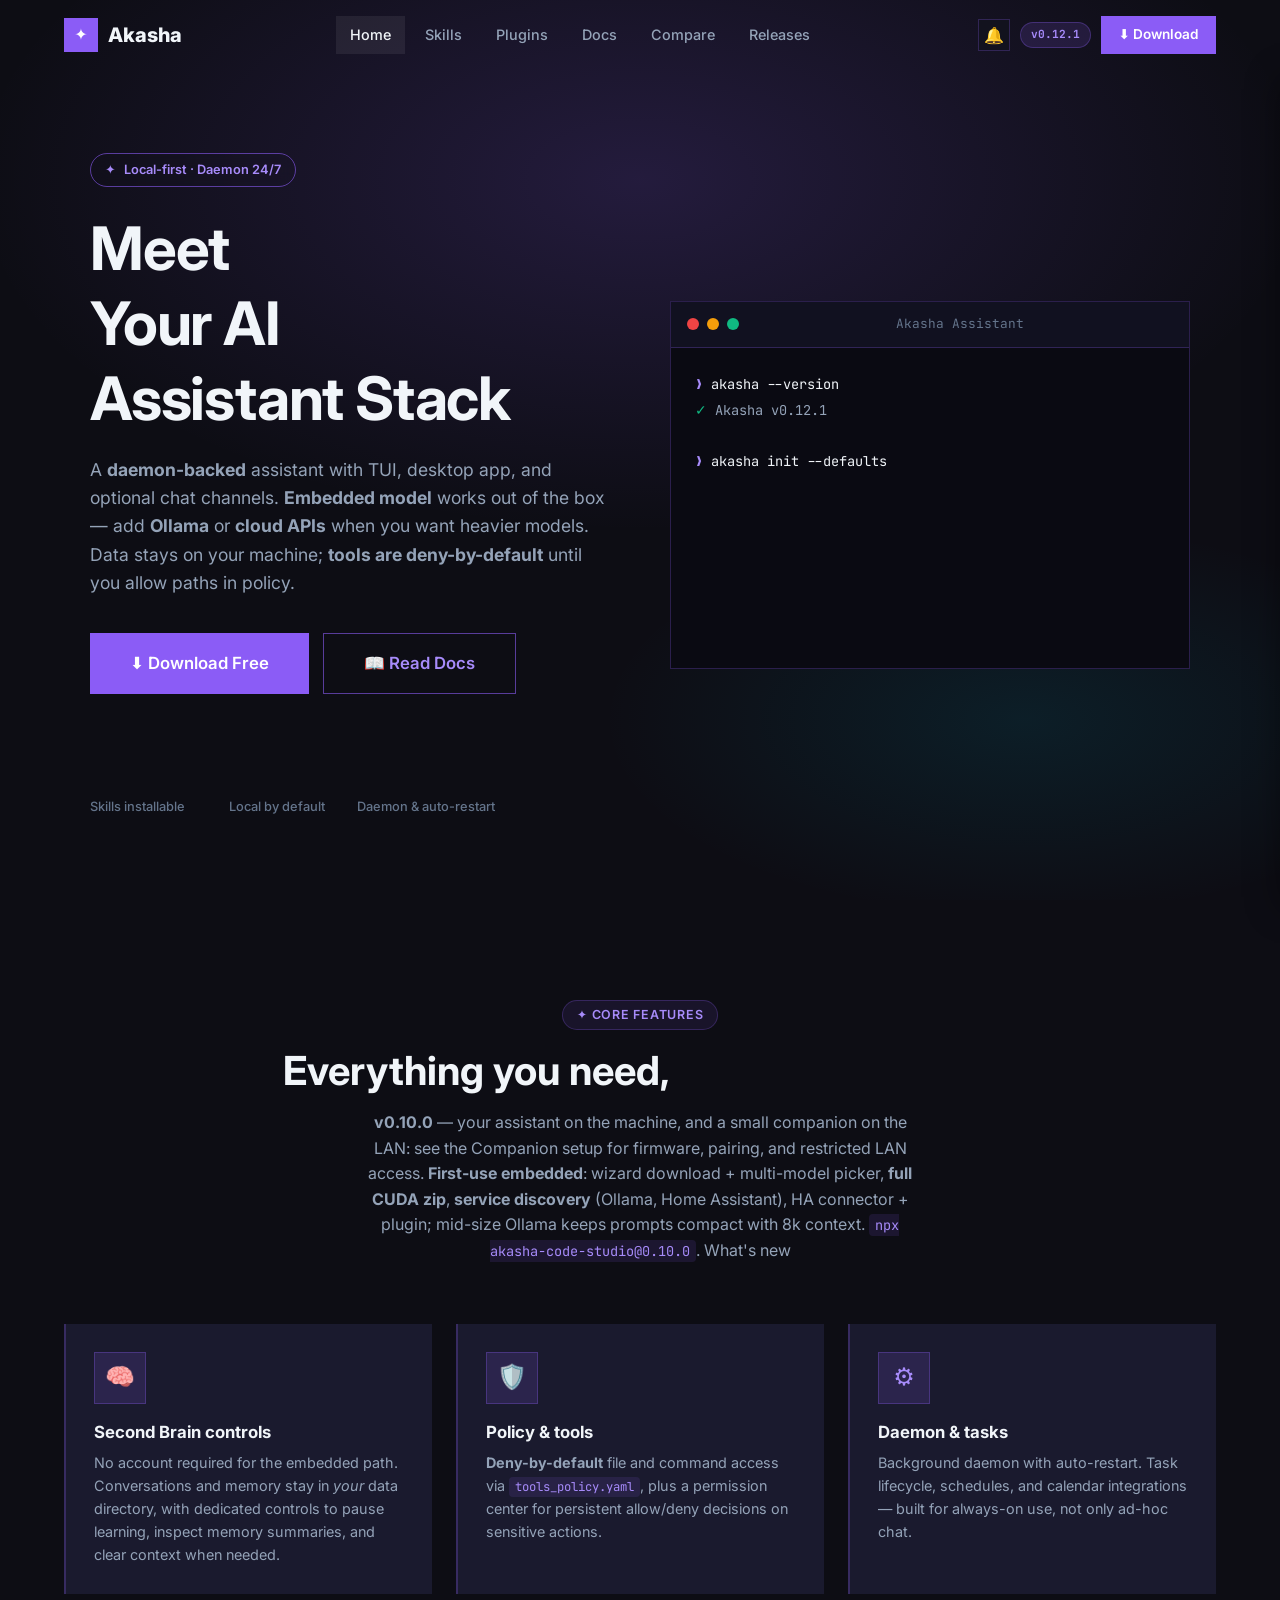
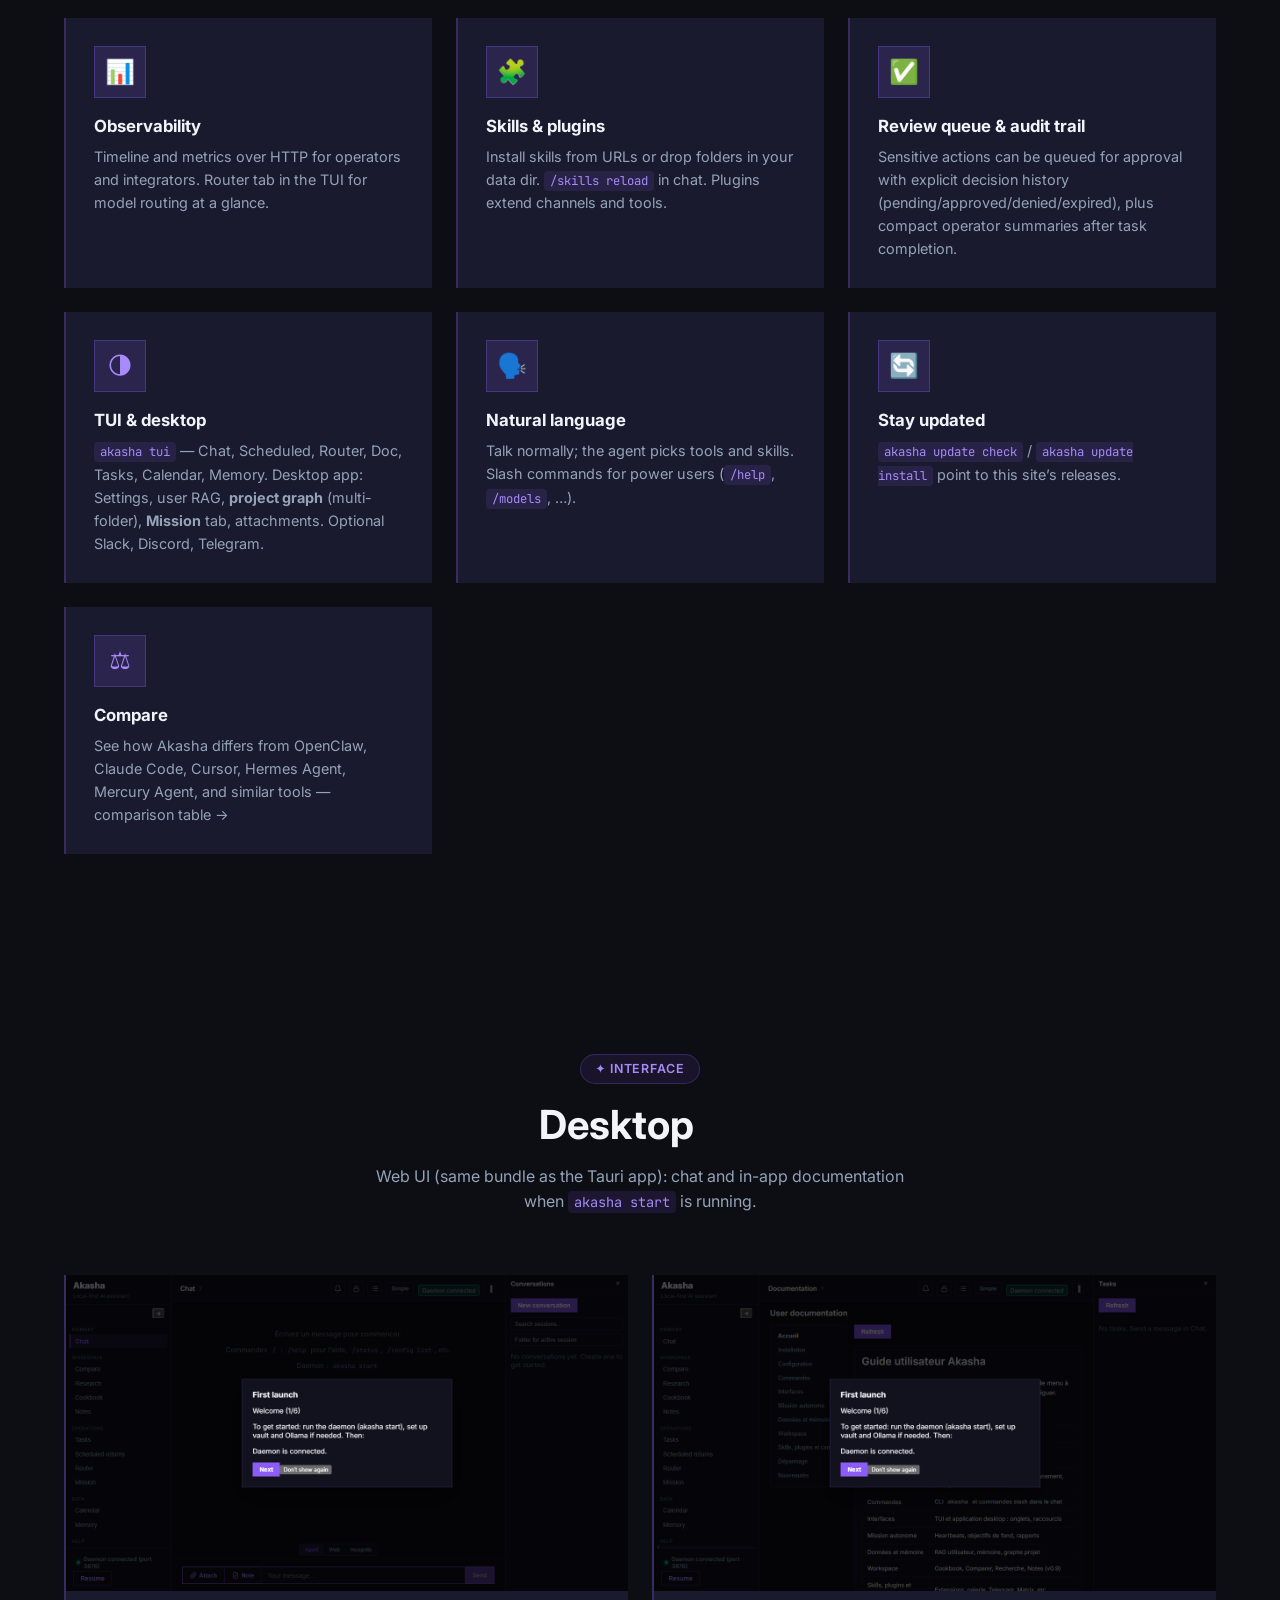
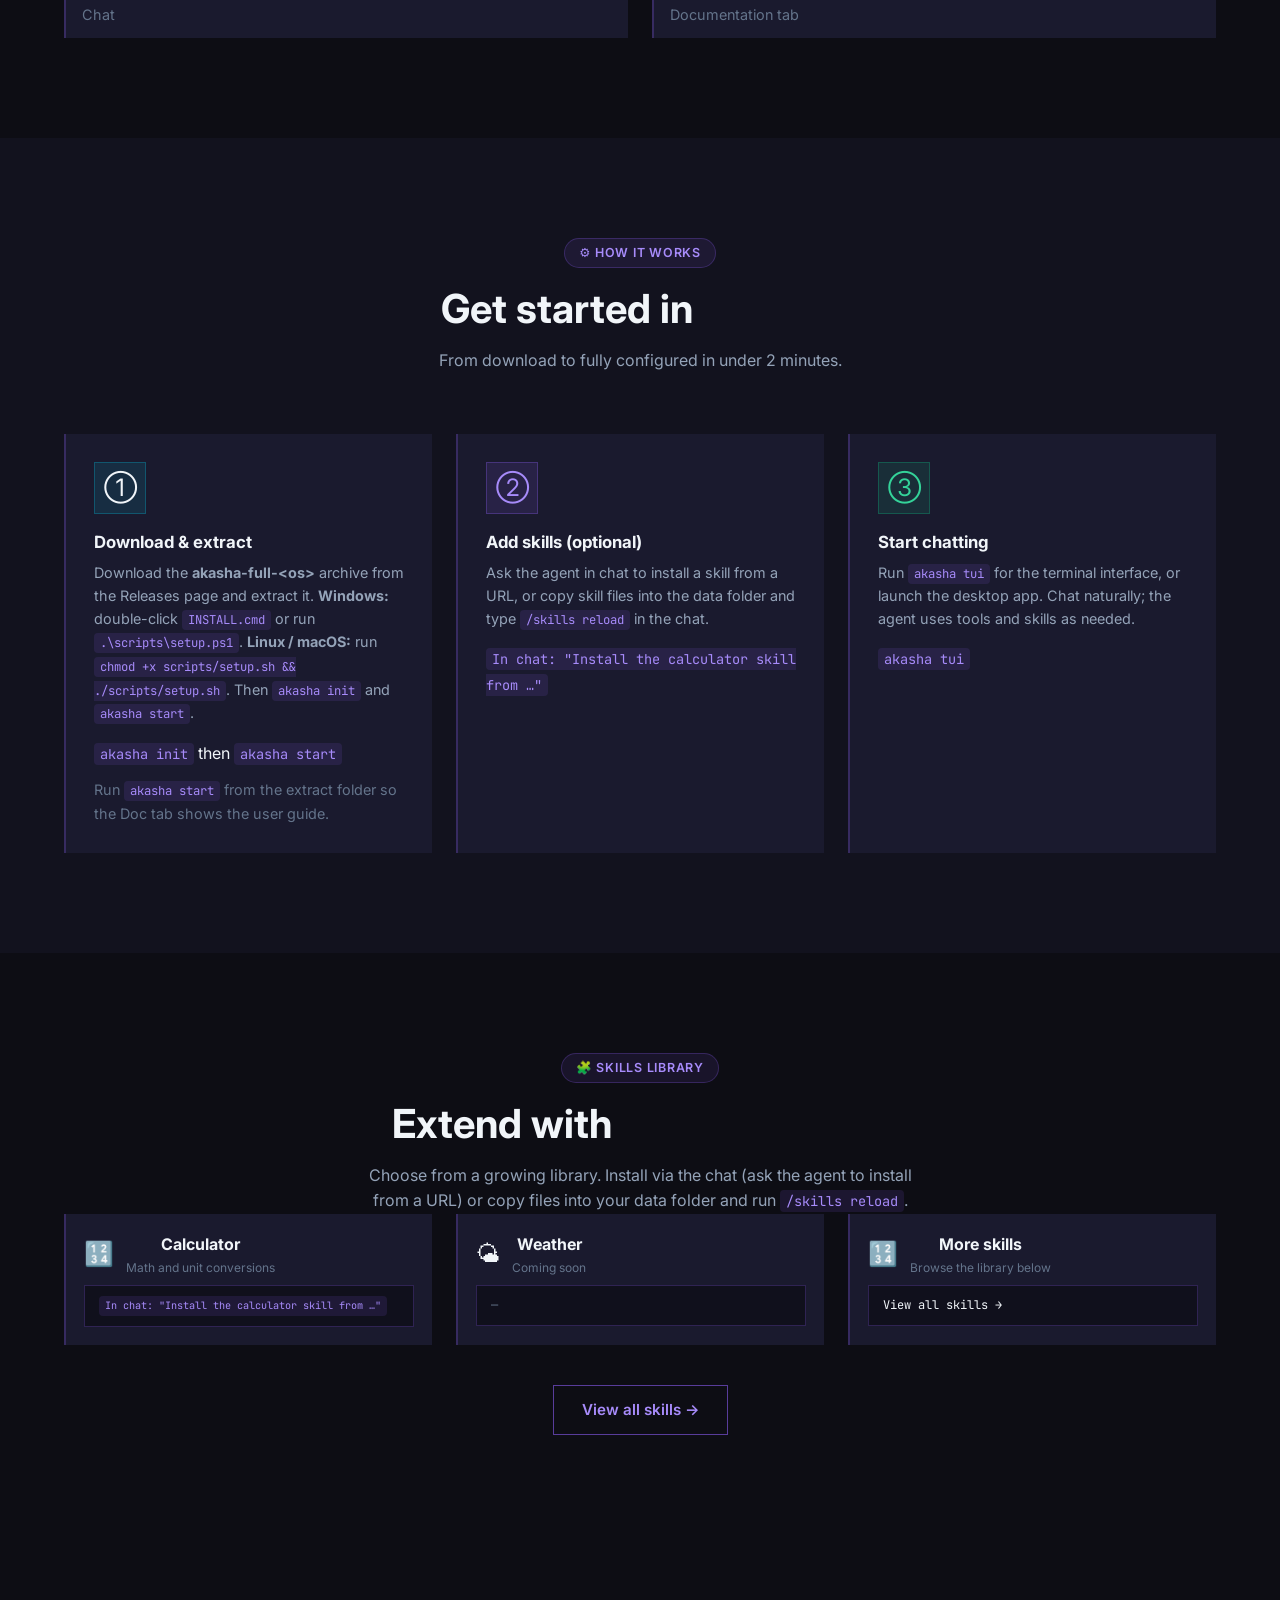
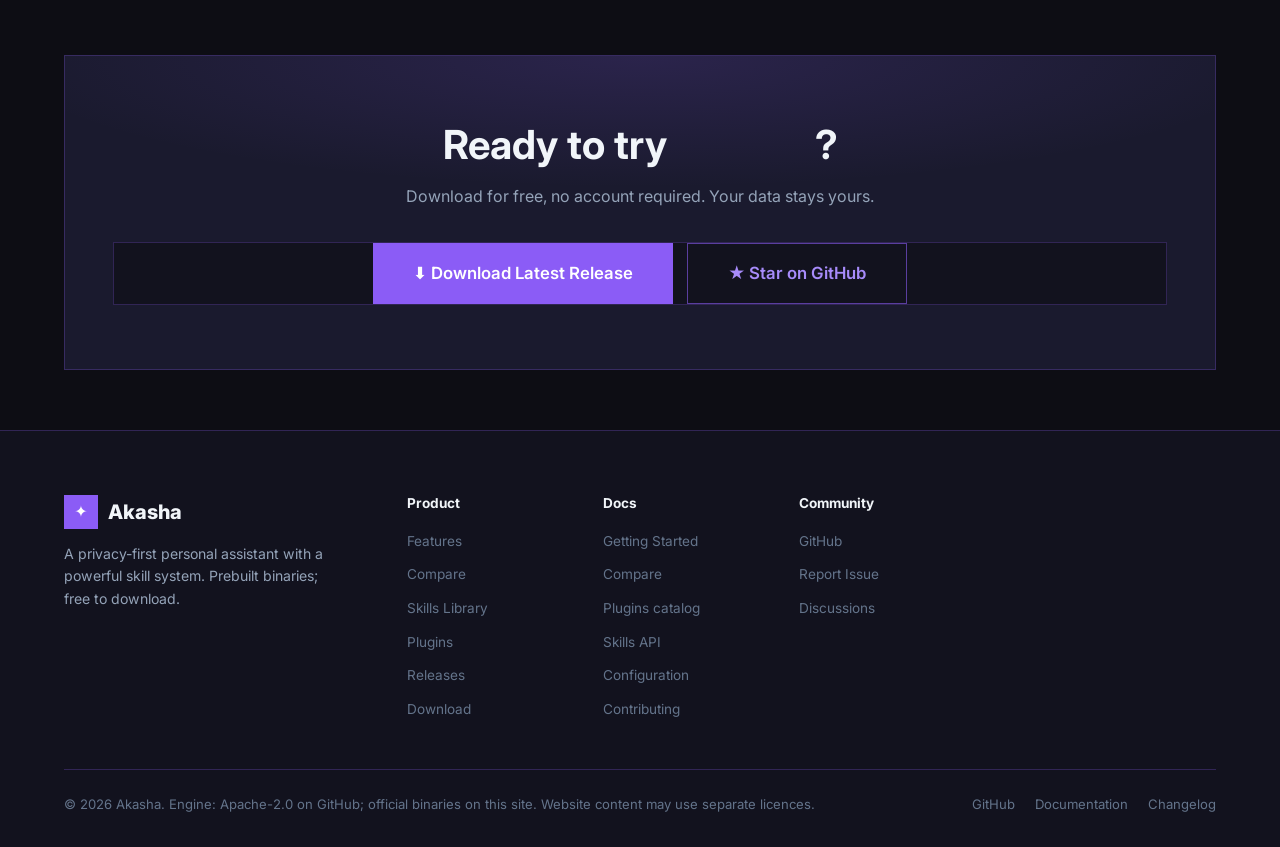
<file: index.html>
<!DOCTYPE html>
<html lang="en">
<head>
  <meta charset="UTF-8" />
  <meta name="viewport" content="width=device-width, initial-scale=1.0" />
  <title>Akasha — Your Privacy-First Personal Assistant</title>
  <meta name="description" content="Akasha — local-first AI assistant: daemon 24/7, embedded model by default, skills, policy-controlled tools, TUI & desktop." />
  <meta name="theme-color" content="#8b5cf6" />
  <meta property="og:title" content="Akasha — Privacy-First Personal Assistant" />
  <meta property="og:description" content="Modern, extensible personal assistant. Your data stays yours." />
  <meta property="og:type" content="website" />
  <link rel="preconnect" href="https://fonts.googleapis.com" />
  <link rel="preconnect" href="https://fonts.gstatic.com" crossorigin />
  <link href="https://fonts.googleapis.com/css2?family=Inter:wght@400;500;600;700;800&family=JetBrains+Mono:wght@400;500&display=swap" rel="stylesheet" />
  <link rel="stylesheet" href="css/style.css" />
</head>
<body>

<!-- ── Navigation ── -->
<nav id="navbar">
  <div class="nav-inner">
    <a href="index.html" class="nav-logo">
      <div class="nav-logo-icon" aria-hidden="true">✦</div>
      Akasha
    </a>
    <div class="nav-links">
      <a href="index.html" class="active">Home</a>
      <a href="skills.html">Skills</a>
      <a href="plugins.html">Plugins</a>
      <a href="docs.html">Docs</a>
      <a href="compare.html">Compare</a>
      <a href="releases.html">Releases</a>
    </div>
    <div class="nav-actions">
      <span class="version-pill" aria-label="Current version">v0.10.0</span>
      <a href="releases.html#downloads" class="btn btn-primary btn-sm">
        ⬇ Download
      </a>
    </div>
    <button class="hamburger" aria-label="Toggle menu" aria-expanded="false">
      <span></span><span></span><span></span>
    </button>
  </div>
</nav>
<div class="mobile-menu">
  <a href="index.html">🏠 Home</a>
  <a href="skills.html">🧩 Skills</a>
  <a href="plugins.html">🔌 Plugins</a>
  <a href="docs.html">📖 Docs</a>
  <a href="compare.html">⚖ Compare</a>
  <a href="releases.html">📋 Releases</a>
  <a href="releases.html#downloads" class="btn btn-primary">⬇ Download</a>
</div>

<!-- ── Hero ── -->
<section class="hero">
  <div class="hero-bg" aria-hidden="true"></div>
  <div class="container">
    <div class="hero-grid">
      <!-- Left column -->
      <div>
        <div class="hero-eyebrow animate-fade-up">
          <span>✦</span> Local-first · Daemon 24/7
        </div>
        <h1 class="hero-title animate-fade-up delay-1">
          Meet <span class="gradient-text">Akasha</span><br />
          Your AI<br />Assistant Stack
        </h1>
        <p class="hero-desc animate-fade-up delay-2">
          A <strong>daemon-backed</strong> assistant with TUI, desktop app, and optional chat channels.
          <strong>Embedded model</strong> works out of the box — add <strong>Ollama</strong> or <strong>cloud APIs</strong> when you want heavier models. Data stays on your machine; <strong>tools are deny-by-default</strong> until you allow paths in policy.
        </p>
        <div class="hero-actions animate-fade-up delay-3">
          <a href="releases.html#downloads" class="btn btn-primary btn-lg">
            ⬇ Download Free
          </a>
          <a href="docs.html" class="btn btn-outline btn-lg">
            📖 Read Docs
          </a>
        </div>
        <div class="hero-stats animate-fade-up delay-4">
          <div class="stat-item">
            <div class="stat-value">Tools +</div>
            <div class="stat-label">Skills installable</div>
          </div>
          <div class="stat-item">
            <div class="stat-value"><span data-count="100">100</span>%</div>
            <div class="stat-label">Local by default</div>
          </div>
          <div class="stat-item">
            <div class="stat-value">24/7</div>
            <div class="stat-label">Daemon &amp; auto-restart</div>
          </div>
        </div>
      </div>

      <!-- Right column — terminal -->
      <div class="hero-visual animate-fade delay-2">
        <div class="terminal" role="img" aria-label="Akasha terminal demo">
          <div class="terminal-bar">
            <span class="terminal-dot red" aria-hidden="true"></span>
            <span class="terminal-dot yellow" aria-hidden="true"></span>
            <span class="terminal-dot green" aria-hidden="true"></span>
            <span class="terminal-title">Akasha Assistant</span>
          </div>
          <div class="terminal-body"></div>
        </div>
      </div>
    </div>
  </div>
</section>

<!-- ── Features ── -->
<section class="section" id="features">
  <div class="container">
    <div class="section-header reveal">
      <span class="section-eyebrow">✦ Core Features</span>
      <h2 class="section-title">Everything you need, <span class="gradient-text">nothing you don't</span></h2>
      <p class="section-desc"><strong>v0.10.0</strong> — your assistant on the machine, and a small companion on the LAN: see the <a href="docs.html#companion">Companion setup</a> for firmware, pairing, and restricted LAN access. <strong>First-use embedded</strong>: wizard download + multi-model picker, <strong>full CUDA zip</strong>, <strong>service discovery</strong> (Ollama, Home Assistant), HA connector + plugin; mid-size Ollama keeps prompts compact with 8k context. <code>npx akasha-code-studio@0.10.0</code>. <a href="docs.html#whats-new">What's new</a></p>
    </div>
    <div class="features-grid">

      <div class="card reveal delay-1">
        <div class="feature-icon" aria-hidden="true">🧠</div>
        <h4 class="feature-title">Second Brain controls</h4>
        <p class="feature-desc">No account required for the embedded path. Conversations and memory stay in <em>your</em> data directory, with dedicated controls to pause learning, inspect memory summaries, and clear context when needed.</p>
      </div>

      <div class="card reveal delay-2">
        <div class="feature-icon" aria-hidden="true">🛡️</div>
        <h4 class="feature-title">Policy &amp; tools</h4>
        <p class="feature-desc"><strong>Deny-by-default</strong> file and command access via <code>tools_policy.yaml</code>, plus a permission center for persistent allow/deny decisions on sensitive actions.</p>
      </div>

      <div class="card reveal delay-3">
        <div class="feature-icon" aria-hidden="true">⚙️</div>
        <h4 class="feature-title">Daemon &amp; tasks</h4>
        <p class="feature-desc">Background daemon with auto-restart. Task lifecycle, schedules, and calendar integrations — built for always-on use, not only ad-hoc chat.</p>
      </div>

      <div class="card reveal delay-1">
        <div class="feature-icon" aria-hidden="true">📊</div>
        <h4 class="feature-title">Observability</h4>
        <p class="feature-desc">Timeline and metrics over HTTP for operators and integrators. Router tab in the TUI for model routing at a glance.</p>
      </div>

      <div class="card reveal delay-2">
        <div class="feature-icon" aria-hidden="true">🧩</div>
        <h4 class="feature-title">Skills &amp; plugins</h4>
        <p class="feature-desc">Install skills from URLs or drop folders in your data dir. <code>/skills reload</code> in chat. Plugins extend channels and tools.</p>
      </div>

      <div class="card reveal delay-3">
        <div class="feature-icon" aria-hidden="true">✅</div>
        <h4 class="feature-title">Review queue &amp; audit trail</h4>
        <p class="feature-desc">Sensitive actions can be queued for approval with explicit decision history (pending/approved/denied/expired), plus compact operator summaries after task completion.</p>
      </div>

      <div class="card reveal delay-3">
        <div class="feature-icon" aria-hidden="true">🌗</div>
        <h4 class="feature-title">TUI &amp; desktop</h4>
        <p class="feature-desc"><code>akasha tui</code> — Chat, Scheduled, Router, Doc, Tasks, Calendar, Memory. Desktop app: Settings, user RAG, <strong>project graph</strong> (multi-folder), <strong>Mission</strong> tab, attachments. Optional Slack, Discord, Telegram.</p>
      </div>

      <div class="card reveal delay-1">
        <div class="feature-icon" aria-hidden="true">🗣️</div>
        <h4 class="feature-title">Natural language</h4>
        <p class="feature-desc">Talk normally; the agent picks tools and skills. Slash commands for power users (<code>/help</code>, <code>/models</code>, …).</p>
      </div>

      <div class="card reveal delay-2">
        <div class="feature-icon" aria-hidden="true">🔄</div>
        <h4 class="feature-title">Stay updated</h4>
        <p class="feature-desc"><code>akasha update check</code> / <code>akasha update install</code> point to this site’s releases.</p>
      </div>

      <div class="card reveal delay-3">
        <div class="feature-icon" aria-hidden="true">⚖️</div>
        <h4 class="feature-title">Compare</h4>
        <p class="feature-desc">See how Akasha differs from OpenClaw, Claude Code, Cursor, Hermes Agent, Mercury Agent, and similar tools — <a href="compare.html">comparison table →</a></p>
      </div>

    </div>
  </div>
</section>

<!-- ── Product screenshots (from Playwright E2E in Akasha repo) ── -->
<section class="section" id="product-screenshots">
  <div class="container">
    <div class="section-header reveal">
      <span class="section-eyebrow">✦ Interface</span>
      <h2 class="section-title">Desktop <span class="gradient-text">UI</span></h2>
      <p class="section-desc">Web UI (same bundle as the Tauri app): chat and in-app documentation when <code>akasha start</code> is running.</p>
    </div>
    <div class="features-grid" style="grid-template-columns: repeat(auto-fit, minmax(280px, 1fr)); gap: 24px;">
      <figure class="card reveal" style="padding: 0; overflow: hidden; margin: 0;">
        <img src="assets/screenshots/ui-chat.png" alt="Akasha chat interface" width="960" height="540" loading="lazy" style="width:100%; height:auto; display:block;" />
        <figcaption style="padding: 12px 16px; font-size: 0.9rem; color: var(--text-muted);">Chat</figcaption>
      </figure>
      <figure class="card reveal" style="padding: 0; overflow: hidden; margin: 0;">
        <img src="assets/screenshots/ui-docs.png" alt="Akasha documentation tab" width="960" height="540" loading="lazy" style="width:100%; height:auto; display:block;" />
        <figcaption style="padding: 12px 16px; font-size: 0.9rem; color: var(--text-muted);">Documentation tab</figcaption>
      </figure>
    </div>
  </div>
</section>

<!-- ── How it works ── -->
<section class="section" id="how-it-works" style="background: var(--bg-secondary);">
  <div class="container">
    <div class="section-header reveal">
      <span class="section-eyebrow">⚙ How it works</span>
      <h2 class="section-title">Get started in <span class="gradient-text">3 steps</span></h2>
      <p class="section-desc">From download to fully configured in under 2 minutes.</p>
    </div>
    <div class="features-grid">

      <div class="card reveal">
        <div class="feature-icon" style="background:rgba(6,182,212,.12);border-color:rgba(6,182,212,.3);color:var(--cyan-light)">①</div>
        <h4 class="feature-title">Download &amp; extract</h4>
        <p class="feature-desc">Download the <strong>akasha-full-&lt;os&gt;</strong> archive from the Releases page and extract it. <strong>Windows:</strong> double-click <code>INSTALL.cmd</code> or run <code>.\scripts\setup.ps1</code>. <strong>Linux / macOS:</strong> run <code>chmod +x scripts/setup.sh &amp;&amp; ./scripts/setup.sh</code>. Then <code>akasha init</code> and <code>akasha start</code>.</p>
        <div style="margin-top:16px">
          <code>akasha init</code> then <code>akasha start</code>
        </div>
        <p style="margin-top:12px;font-size:0.9rem;color:var(--text-muted)">Run <code>akasha start</code> from the extract folder so the Doc tab shows the user guide.</p>
      </div>

      <div class="card reveal delay-1">
        <div class="feature-icon" style="background:rgba(139,92,246,.12);border-color:rgba(139,92,246,.3);color:var(--purple-light)">②</div>
        <h4 class="feature-title">Add skills (optional)</h4>
        <p class="feature-desc">Ask the agent in chat to install a skill from a URL, or copy skill files into the data folder and type <code>/skills reload</code> in the chat.</p>
        <div style="margin-top:16px">
          <code>In chat: &quot;Install the calculator skill from …&quot;</code>
        </div>
      </div>

      <div class="card reveal delay-2">
        <div class="feature-icon" style="background:rgba(16,185,129,.12);border-color:rgba(16,185,129,.3);color:#34d399">③</div>
        <h4 class="feature-title">Start chatting</h4>
        <p class="feature-desc">Run <code>akasha tui</code> for the terminal interface, or launch the desktop app. Chat naturally; the agent uses tools and skills as needed.</p>
        <div style="margin-top:16px">
          <code>akasha tui</code>
        </div>
      </div>

    </div>
  </div>
</section>

<!-- ── Skills preview ── -->
<section class="section" id="skills-preview">
  <div class="container">
    <div class="section-header reveal">
      <span class="section-eyebrow">🧩 Skills Library</span>
      <h2 class="section-title">Extend with <span class="gradient-text">powerful skills</span></h2>
      <p class="section-desc">Choose from a growing library. Install via the chat (ask the agent to install from a URL) or copy files into your data folder and run <code>/skills reload</code>.</p>
    <div class="features-grid">
      <div class="card card-sm reveal">
        <div style="display:flex;align-items:center;gap:12px;margin-bottom:8px">
          <span style="font-size:1.5rem">🔢</span>
          <div>
            <div style="font-weight:700">Calculator</div>
            <div style="font-size:.75rem;color:var(--text-muted)">Math and unit conversions</div>
          </div>
        </div>
        <div class="install-code" style="font-size:.75rem"><code>In chat: &quot;Install the calculator skill from …&quot;</code></div>
      </div>
      <div class="card card-sm reveal delay-1">
        <div style="display:flex;align-items:center;gap:12px;margin-bottom:8px">
          <span style="font-size:1.5rem">🌤</span>
          <div>
            <div style="font-weight:700">Weather</div>
            <div style="font-size:.75rem;color:var(--text-muted)">Coming soon</div>
          </div>
        </div>
        <div class="install-code" style="font-size:.75rem;color:var(--text-muted)">—</div>
      </div>
      <div class="card card-sm reveal delay-2">
        <div style="display:flex;align-items:center;gap:12px;margin-bottom:8px">
          <span style="font-size:1.5rem">🔢</span>
          <div>
            <div style="font-weight:700">More skills</div>
            <div style="font-size:.75rem;color:var(--text-muted)">Browse the library below</div>
          </div>
        </div>
        <div class="install-code" style="font-size:.75rem"><a href="skills.html">View all skills →</a></div>
      </div>
    </div>
    <div class="text-center mt-lg reveal">
      <a href="skills.html" class="btn btn-outline">View all skills →</a>
    </div>
  </div>
</section>

<!-- ── CTA ── -->
<section class="section-sm">
  <div class="container">
    <div class="cta-strip reveal">
      <h2>Ready to try <span class="gradient-text">Akasha</span>?</h2>
      <p>Download for free, no account required. Your data stays yours.</p>
      <div class="btn-group">
        <a href="releases.html#downloads" class="btn btn-primary btn-lg">
          ⬇ Download Latest Release
        </a>
        <a href="https://github.com/azerothl/Akasha" class="btn btn-outline btn-lg" target="_blank" rel="noopener">
          ★ Star on GitHub
        </a>
      </div>
    </div>
  </div>
</section>

<!-- ── Footer ── -->
<footer>
  <div class="container">
    <div class="footer-grid">
      <div class="footer-brand">
        <div class="nav-logo">
          <div class="nav-logo-icon" aria-hidden="true">✦</div>
          Akasha
        </div>
        <p>A privacy-first personal assistant with a powerful skill system. Prebuilt binaries; free to download.</p>
      </div>
      <div class="footer-col">
        <h4>Product</h4>
        <ul>
          <li><a href="index.html#features">Features</a></li>
          <li><a href="compare.html">Compare</a></li>
          <li><a href="skills.html">Skills Library</a></li>
          <li><a href="plugins.html">Plugins</a></li>
          <li><a href="releases.html">Releases</a></li>
          <li><a href="releases.html#downloads">Download</a></li>
        </ul>
      </div>
      <div class="footer-col">
        <h4>Docs</h4>
        <ul>
          <li><a href="docs.html#getting-started">Getting Started</a></li>
          <li><a href="compare.html">Compare</a></li>
          <li><a href="plugins.html">Plugins catalog</a></li>
          <li><a href="docs.html#skills-api">Skills API</a></li>
          <li><a href="docs.html#configuration">Configuration</a></li>
          <li><a href="docs.html#contributing">Contributing</a></li>
        </ul>
      </div>
      <div class="footer-col">
        <h4>Community</h4>
        <ul>
          <li><a href="https://github.com/azerothl/Akasha_app" target="_blank" rel="noopener">GitHub</a></li>
          <li><a href="https://github.com/azerothl/Akasha_app/issues" target="_blank" rel="noopener">Report Issue</a></li>
          <li><a href="https://github.com/azerothl/Akasha_app/discussions" target="_blank" rel="noopener">Discussions</a></li>
        </ul>
      </div>
    </div>
    <div class="footer-bottom">
      <span>© 2026 Akasha. Engine: Apache-2.0 on GitHub; official binaries on this site. Website content may use separate licences.</span>
      <div class="footer-bottom-links">
        <a href="https://github.com/azerothl/Akasha_app" target="_blank" rel="noopener">GitHub</a>
        <a href="docs.html">Documentation</a>
        <a href="releases.html">Changelog</a>
      </div>
    </div>
  </div>
</footer>

<script src="js/main.js"></script>
</body>
</html>
</file>
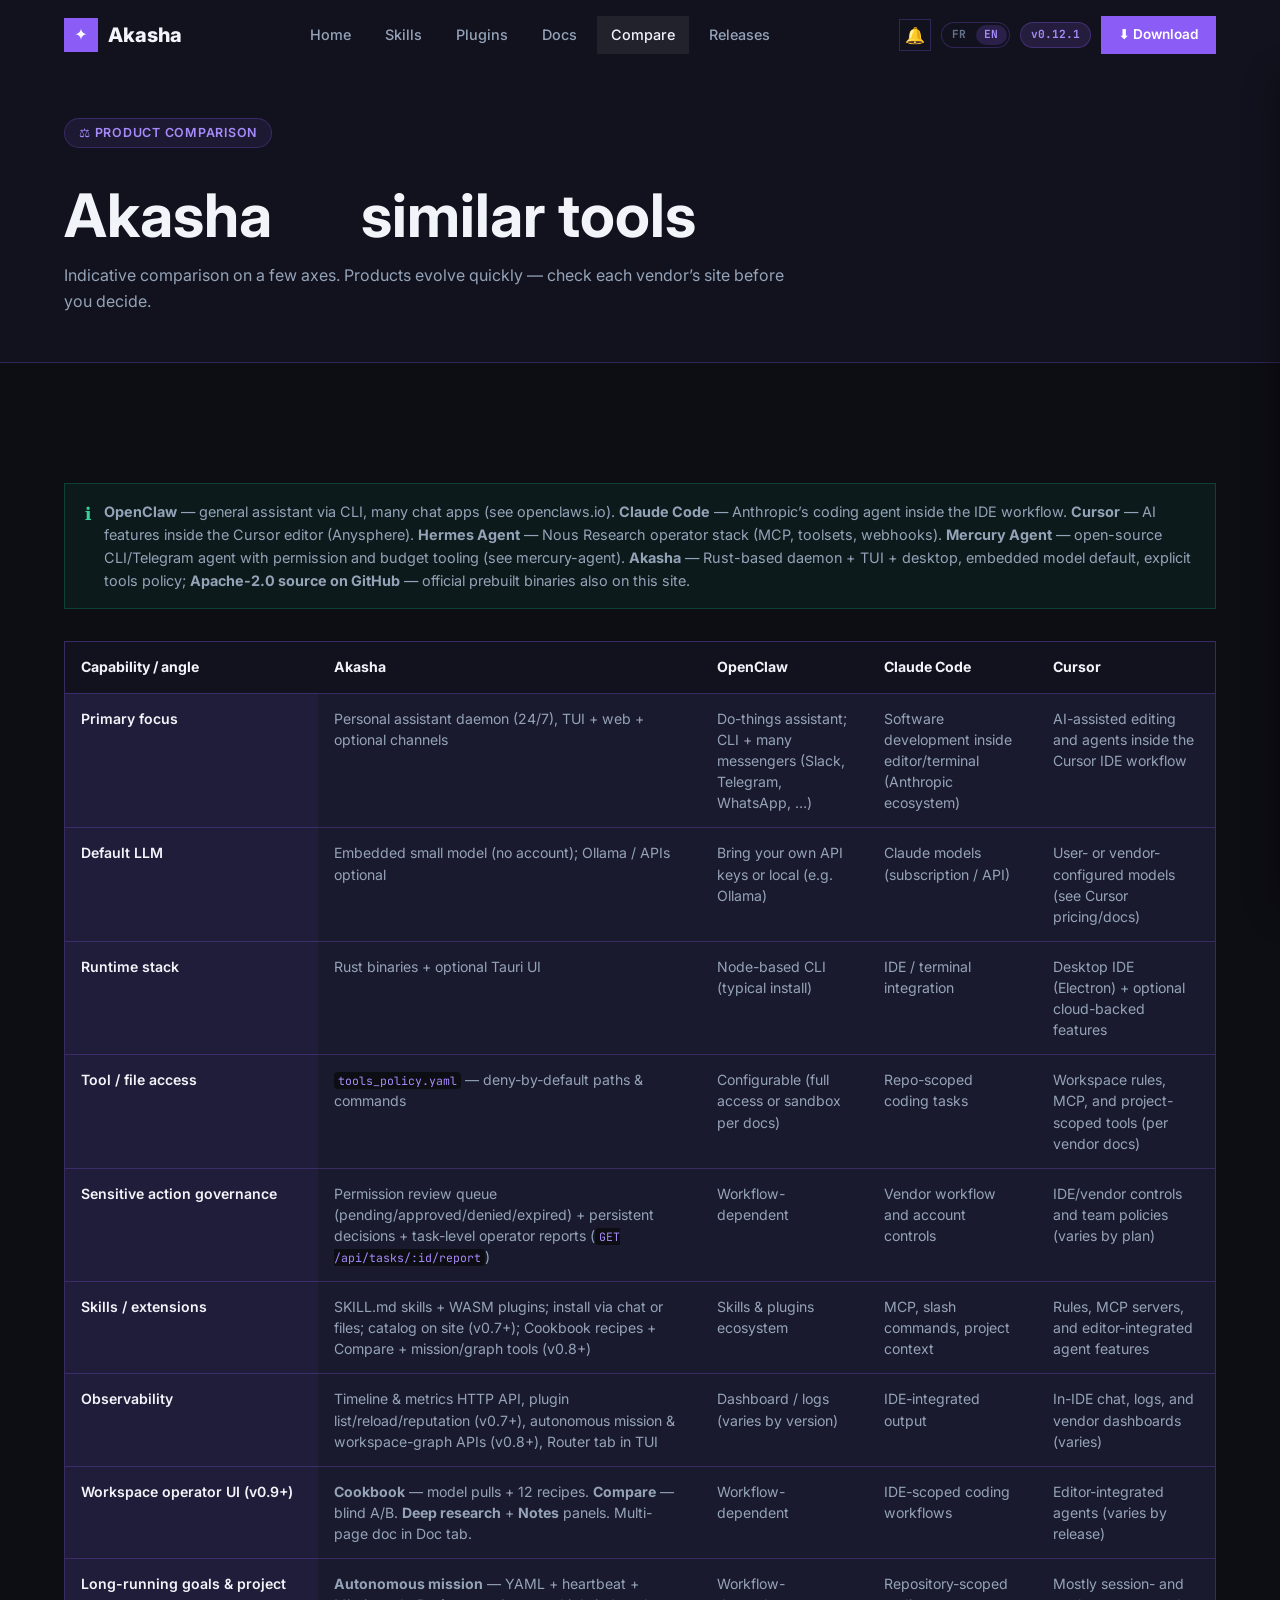
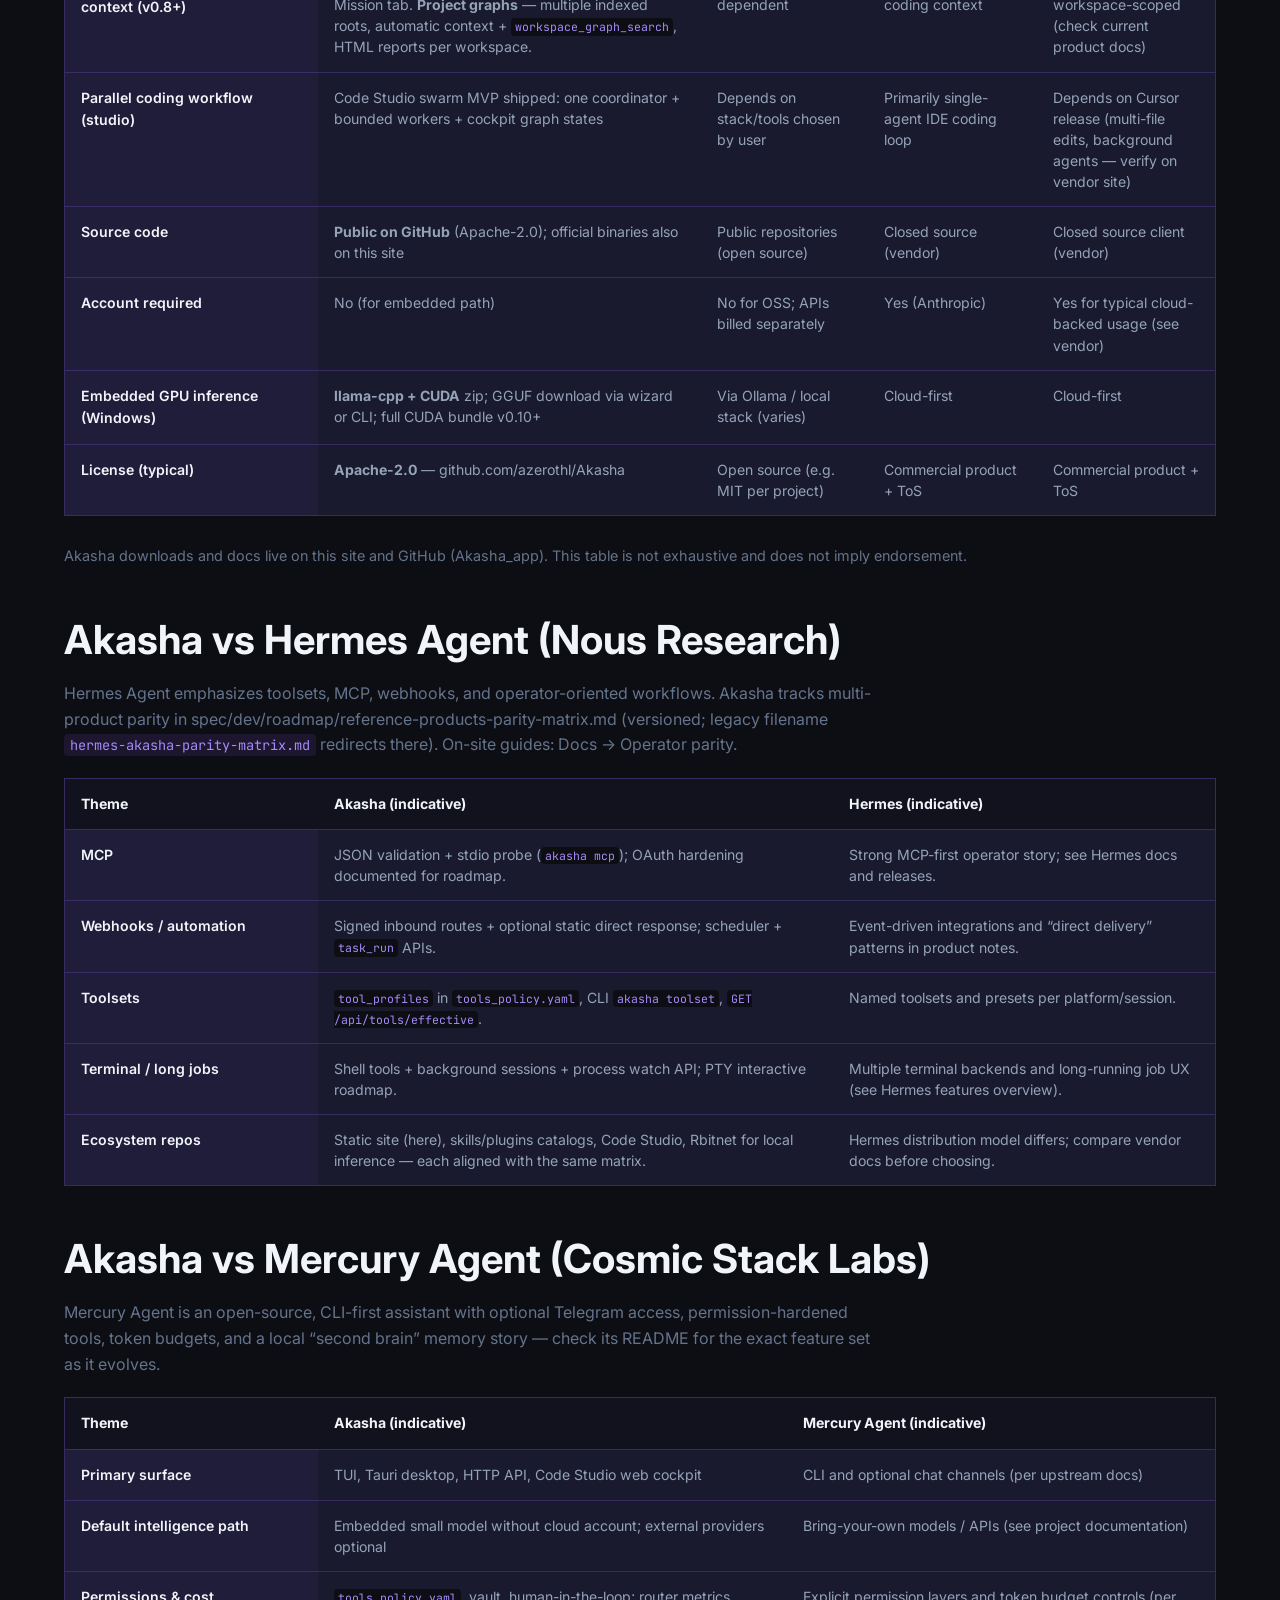
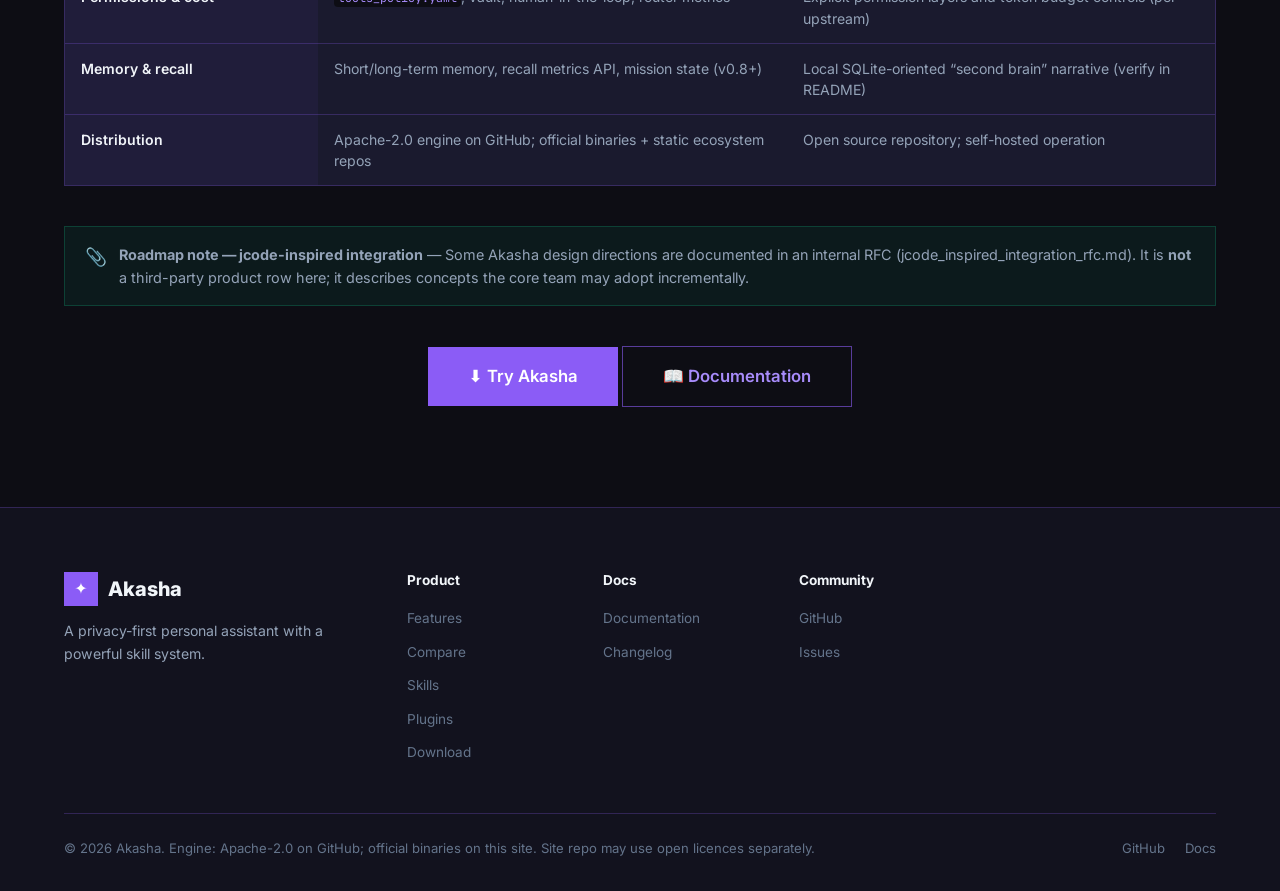
<file: compare.html>
<!DOCTYPE html>
<html lang="en">
<head>
  <meta charset="UTF-8" />
  <meta name="viewport" content="width=device-width, initial-scale=1.0" />
  <title data-i18n-title="meta.title.compare">Compare — Akasha vs OpenClaw, Claude Code, Cursor, Hermes, Mercury Agent</title>
  <meta name="description" content="How Akasha compares to OpenClaw, Claude Code, Cursor, Hermes Agent, and Mercury Agent — local-first assistant, IDE agents, messaging bots, and toolsets." />
  <meta name="theme-color" content="#8b5cf6" />
  <link rel="preconnect" href="https://fonts.googleapis.com" />
  <link rel="preconnect" href="https://fonts.gstatic.com" crossorigin />
  <link href="https://fonts.googleapis.com/css2?family=Inter:wght@400;500;600;700;800&family=JetBrains+Mono:wght@400;500&display=swap" rel="stylesheet" />
  <link rel="stylesheet" href="css/style.css" />
</head>
<body>

<nav id="navbar">
  <div class="nav-inner">
    <a href="index.html" class="nav-logo">
      <div class="nav-logo-icon" aria-hidden="true">✦</div>
      Akasha
    </a>
    <div class="nav-links">
      <a href="index.html" data-i18n="nav.home">Home</a>
      <a href="skills.html" data-i18n="nav.skills">Skills</a>
      <a href="plugins.html" data-i18n="nav.plugins">Plugins</a>
      <a href="docs.html" data-i18n="nav.docs">Docs</a>
      <a href="compare.html" data-i18n="nav.compare" class="active">Compare</a>
      <a href="releases.html" data-i18n="nav.releases">Releases</a>
    </div>
    <div class="nav-actions">
      <div class="lang-switcher" role="group" data-i18n-aria="nav.lang" aria-label="Language">
        <button type="button" class="lang-btn" data-set-lang="fr" aria-pressed="false">FR</button>
        <button type="button" class="lang-btn" data-set-lang="en" aria-pressed="false">EN</button>
      </div>

      <span class="version-pill" data-i18n-aria="nav.version" aria-label="Current version">v0.10.0</span>
      <a href="releases.html#downloads" class="btn btn-primary btn-sm"><span data-i18n="nav.download">⬇ Download</span></a>
    </div>
    <button class="hamburger" data-i18n-aria="nav.menu" aria-label="Toggle menu" aria-expanded="false">
      <span></span><span></span><span></span>
    </button>
  </div>
</nav>
<div class="mobile-menu">
  <a href="index.html" data-i18n="nav.mobile.home">🏠 Home</a>
  <a href="skills.html" data-i18n="nav.mobile.skills">🧩 Skills</a>
  <a href="plugins.html" data-i18n="nav.mobile.plugins">🔌 Plugins</a>
  <a href="docs.html" data-i18n="nav.mobile.docs">📖 Docs</a>
  <a href="compare.html" data-i18n="nav.mobile.compare" class="active">⚖ Compare</a>
  <a href="releases.html" data-i18n="nav.mobile.releases">📋 Releases</a>
  <a href="releases.html#downloads" class="btn btn-primary" data-i18n="nav.mobile.download">⬇ Download</a>
</div>

<div style="padding-top: var(--nav-height); background: var(--bg-secondary); border-bottom: 1px solid var(--border);">
  <div class="container" style="padding-top: 48px; padding-bottom: 48px;">
    <span class="section-eyebrow animate-fade-up" data-i18n="compare.eyebrow">⚖ Product comparison</span>
    <h1 class="animate-fade-up delay-1" style="margin-top: 14px; margin-bottom: 10px;" data-i18n-html="compare.title">
      Akasha <span class="gradient-text">vs</span> similar tools
    </h1>
    <p class="animate-fade-up delay-2" style="max-width: 720px;" data-i18n="compare.subtitle">
      Indicative comparison on a few axes. Products evolve quickly — check each vendor’s site before you decide.
    </p>
  </div>
</div>

<section class="section">
  <div class="container">
    <div class="callout callout-tip reveal" style="margin-bottom: 32px;">
      <span class="callout-icon">ℹ️</span>
      <div class="callout-body">
        <strong>OpenClaw</strong> — general assistant via CLI, many chat apps (see <a href="https://openclaws.io" target="_blank" rel="noopener">openclaws.io</a>). <strong>Claude Code</strong> — Anthropic’s coding agent inside the IDE workflow. <strong>Cursor</strong> — AI features inside the <a href="https://cursor.com" target="_blank" rel="noopener">Cursor</a> editor (Anysphere). <strong>Hermes Agent</strong> — Nous Research operator stack (MCP, toolsets, webhooks). <strong>Mercury Agent</strong> — open-source CLI/Telegram agent with permission and budget tooling (see <a href="https://github.com/cosmicstack-labs/mercury-agent" target="_blank" rel="noopener">mercury-agent</a>). <strong>Akasha</strong> — Rust-based daemon + TUI + desktop, embedded model default, explicit tools policy; <strong>Apache-2.0 source on GitHub</strong> — official prebuilt binaries also on this site.
      </div>
    </div>

    <div class="compare-table-wrap reveal">
      <table class="compare-table">
        <thead>
          <tr>
            <th scope="col">Capability / angle</th>
            <th scope="col">Akasha</th>
            <th scope="col">OpenClaw</th>
            <th scope="col">Claude Code</th>
            <th scope="col">Cursor</th>
          </tr>
        </thead>
        <tbody>
          <tr>
            <th scope="row">Primary focus</th>
            <td>Personal assistant daemon (24/7), TUI + web + optional channels</td>
            <td>Do-things assistant; CLI + many messengers (Slack, Telegram, WhatsApp, …)</td>
            <td>Software development inside editor/terminal (Anthropic ecosystem)</td>
            <td>AI-assisted editing and agents inside the Cursor IDE workflow</td>
          </tr>
          <tr>
            <th scope="row">Default LLM</th>
            <td>Embedded small model (no account); Ollama / APIs optional</td>
            <td>Bring your own API keys or local (e.g. Ollama)</td>
            <td>Claude models (subscription / API)</td>
            <td>User- or vendor-configured models (see Cursor pricing/docs)</td>
          </tr>
          <tr>
            <th scope="row">Runtime stack</th>
            <td>Rust binaries + optional Tauri UI</td>
            <td>Node-based CLI (typical install)</td>
            <td>IDE / terminal integration</td>
            <td>Desktop IDE (Electron) + optional cloud-backed features</td>
          </tr>
          <tr>
            <th scope="row">Tool / file access</th>
            <td><code>tools_policy.yaml</code> — deny-by-default paths &amp; commands</td>
            <td>Configurable (full access or sandbox per docs)</td>
            <td>Repo-scoped coding tasks</td>
            <td>Workspace rules, MCP, and project-scoped tools (per vendor docs)</td>
          </tr>
          <tr>
            <th scope="row">Sensitive action governance</th>
            <td>Permission review queue (pending/approved/denied/expired) + persistent decisions + task-level operator reports (<code>GET /api/tasks/:id/report</code>)</td>
            <td>Workflow-dependent</td>
            <td>Vendor workflow and account controls</td>
            <td>IDE/vendor controls and team policies (varies by plan)</td>
          </tr>
          <tr>
            <th scope="row">Skills / extensions</th>
            <td>SKILL.md skills + WASM plugins; install via chat or files; catalog on site (v0.7+); Cookbook recipes + Compare + mission/graph tools (v0.8+)</td>
            <td>Skills &amp; plugins ecosystem</td>
            <td>MCP, slash commands, project context</td>
            <td>Rules, MCP servers, and editor-integrated agent features</td>
          </tr>
          <tr>
            <th scope="row">Observability</th>
            <td>Timeline &amp; metrics HTTP API, plugin list/reload/reputation (v0.7+), autonomous mission &amp; workspace-graph APIs (v0.8+), Router tab in TUI</td>
            <td>Dashboard / logs (varies by version)</td>
            <td>IDE-integrated output</td>
            <td>In-IDE chat, logs, and vendor dashboards (varies)</td>
          </tr>
          <tr>
            <th scope="row">Workspace operator UI (v0.9+)</th>
            <td><strong>Cookbook</strong> — model pulls + 12 recipes. <strong>Compare</strong> — blind A/B. <strong>Deep research</strong> + <strong>Notes</strong> panels. Multi-page doc in Doc tab.</td>
            <td>Workflow-dependent</td>
            <td>IDE-scoped coding workflows</td>
            <td>Editor-integrated agents (varies by release)</td>
          </tr>
          <tr>
            <th scope="row">Long-running goals &amp; project context (v0.8+)</th>
            <td><strong>Autonomous mission</strong> — YAML + heartbeat + Mission tab. <strong>Project graphs</strong> — multiple indexed roots, automatic context + <code>workspace_graph_search</code>, HTML reports per workspace.</td>
            <td>Workflow-dependent</td>
            <td>Repository-scoped coding context</td>
            <td>Mostly session- and workspace-scoped (check current product docs)</td>
          </tr>
          <tr>
            <th scope="row">Parallel coding workflow (studio)</th>
            <td>Code Studio swarm MVP shipped: one coordinator + bounded workers + cockpit graph states</td>
            <td>Depends on stack/tools chosen by user</td>
            <td>Primarily single-agent IDE coding loop</td>
            <td>Depends on Cursor release (multi-file edits, background agents — verify on vendor site)</td>
          </tr>
          <tr>
            <th scope="row">Source code</th>
            <td><strong><a href="https://github.com/azerothl/Akasha" target="_blank" rel="noopener">Public on GitHub</a></strong> (Apache-2.0); official binaries also on this site</td>
            <td>Public repositories (open source)</td>
            <td>Closed source (vendor)</td>
            <td>Closed source client (vendor)</td>
          </tr>
          <tr>
            <th scope="row">Account required</th>
            <td>No (for embedded path)</td>
            <td>No for OSS; APIs billed separately</td>
            <td>Yes (Anthropic)</td>
            <td>Yes for typical cloud-backed usage (see vendor)</td>
          </tr>
          <tr>
            <th scope="row">Embedded GPU inference (Windows)</th>
            <td><strong>llama-cpp + CUDA</strong> zip; GGUF download via wizard or CLI; full CUDA bundle v0.10+</td>
            <td>Via Ollama / local stack (varies)</td>
            <td>Cloud-first</td>
            <td>Cloud-first</td>
          </tr>
          <tr>
            <th scope="row">License (typical)</th>
            <td><strong>Apache-2.0</strong> — <a href="https://github.com/azerothl/Akasha" target="_blank" rel="noopener">github.com/azerothl/Akasha</a></td>
            <td>Open source (e.g. MIT per project)</td>
            <td>Commercial product + ToS</td>
            <td>Commercial product + ToS</td>
          </tr>
        </tbody>
      </table>
    </div>

    <p class="reveal delay-1" style="margin-top: 28px; font-size: 0.9rem; color: var(--text-muted);">
      Akasha downloads and docs live on this site and <a href="https://github.com/azerothl/Akasha_app" target="_blank" rel="noopener">GitHub (Akasha_app)</a>. This table is not exhaustive and does not imply endorsement.
    </p>

    <h2 id="hermes" class="reveal delay-1" style="margin-top: 48px; margin-bottom: 16px;">Akasha vs Hermes Agent (Nous Research)</h2>
    <p class="reveal delay-1" style="max-width: 820px; color: var(--text-muted); margin-bottom: 20px;">
      <a href="https://hermes-agent.nousresearch.com/" target="_blank" rel="noopener">Hermes Agent</a> emphasizes toolsets, MCP, webhooks, and operator-oriented workflows.
      Akasha tracks multi-product parity in <a href="https://github.com/azerothl/Akasha/blob/main/spec/dev/roadmap/reference-products-parity-matrix.md" target="_blank" rel="noopener">spec/dev/roadmap/reference-products-parity-matrix.md</a> (versioned; legacy filename <code>hermes-akasha-parity-matrix.md</code> redirects there).
      On-site guides: <a href="docs.html#hermes-overview">Docs → Operator parity</a>.
    </p>
    <div class="compare-table-wrap reveal">
      <table class="compare-table">
        <thead>
          <tr>
            <th scope="col">Theme</th>
            <th scope="col">Akasha (indicative)</th>
            <th scope="col">Hermes (indicative)</th>
          </tr>
        </thead>
        <tbody>
          <tr>
            <th scope="row">MCP</th>
            <td>JSON validation + stdio probe (<code>akasha mcp</code>); OAuth hardening documented for roadmap.</td>
            <td>Strong MCP-first operator story; see Hermes docs and releases.</td>
          </tr>
          <tr>
            <th scope="row">Webhooks / automation</th>
            <td>Signed inbound routes + optional static direct response; scheduler + <code>task_run</code> APIs.</td>
            <td>Event-driven integrations and “direct delivery” patterns in product notes.</td>
          </tr>
          <tr>
            <th scope="row">Toolsets</th>
            <td><code>tool_profiles</code> in <code>tools_policy.yaml</code>, CLI <code>akasha toolset</code>, <code>GET /api/tools/effective</code>.</td>
            <td>Named toolsets and presets per platform/session.</td>
          </tr>
          <tr>
            <th scope="row">Terminal / long jobs</th>
            <td>Shell tools + background sessions + process watch API; PTY interactive roadmap.</td>
            <td>Multiple terminal backends and long-running job UX (see Hermes features overview).</td>
          </tr>
          <tr>
            <th scope="row">Ecosystem repos</th>
            <td>Static site (here), skills/plugins catalogs, Code Studio, Rbitnet for local inference — each aligned with the same matrix.</td>
            <td>Hermes distribution model differs; compare vendor docs before choosing.</td>
          </tr>
        </tbody>
      </table>
    </div>

    <h2 id="mercury" class="reveal delay-1" style="margin-top: 48px; margin-bottom: 16px;">Akasha vs Mercury Agent (Cosmic Stack Labs)</h2>
    <p class="reveal delay-1" style="max-width: 820px; color: var(--text-muted); margin-bottom: 20px;">
      <a href="https://github.com/cosmicstack-labs/mercury-agent" target="_blank" rel="noopener">Mercury Agent</a> is an open-source, CLI-first assistant with optional Telegram access, permission-hardened tools, token budgets, and a local “second brain” memory story — check its README for the exact feature set as it evolves.
    </p>
    <div class="compare-table-wrap reveal">
      <table class="compare-table">
        <thead>
          <tr>
            <th scope="col">Theme</th>
            <th scope="col">Akasha (indicative)</th>
            <th scope="col">Mercury Agent (indicative)</th>
          </tr>
        </thead>
        <tbody>
          <tr>
            <th scope="row">Primary surface</th>
            <td>TUI, Tauri desktop, HTTP API, Code Studio web cockpit</td>
            <td>CLI and optional chat channels (per upstream docs)</td>
          </tr>
          <tr>
            <th scope="row">Default intelligence path</th>
            <td>Embedded small model without cloud account; external providers optional</td>
            <td>Bring-your-own models / APIs (see project documentation)</td>
          </tr>
          <tr>
            <th scope="row">Permissions &amp; cost</th>
            <td><code>tools_policy.yaml</code>, vault, human-in-the-loop; router metrics</td>
            <td>Explicit permission layers and token budget controls (per upstream)</td>
          </tr>
          <tr>
            <th scope="row">Memory &amp; recall</th>
            <td>Short/long-term memory, recall metrics API, mission state (v0.8+)</td>
            <td>Local SQLite-oriented “second brain” narrative (verify in README)</td>
          </tr>
          <tr>
            <th scope="row">Distribution</th>
            <td>Apache-2.0 engine on GitHub; official binaries + static ecosystem repos</td>
            <td>Open source repository; self-hosted operation</td>
          </tr>
        </tbody>
      </table>
    </div>

    <div class="callout callout-tip reveal delay-1" style="margin-top: 40px; margin-bottom: 24px;">
      <span class="callout-icon">📎</span>
      <div class="callout-body">
        <strong>Roadmap note — jcode-inspired integration</strong> — Some Akasha design directions are documented in an internal RFC (<a href="https://github.com/azerothl/Akasha/blob/main/spec/dev/roadmap/jcode_inspired_integration_rfc.md" target="_blank" rel="noopener">jcode_inspired_integration_rfc.md</a>). It is <strong>not</strong> a third-party product row here; it describes concepts the core team may adopt incrementally.
      </div>
    </div>

    <div class="text-center mt-lg reveal">
      <a href="releases.html#downloads" class="btn btn-primary btn-lg">⬇ Try Akasha</a>
      <a href="docs.html" class="btn btn-outline btn-lg">📖 Documentation</a>
    </div>
  </div>
</section>

<footer>
  <div class="container">
    <div class="footer-grid">
      <div class="footer-brand">
        <div class="nav-logo">
          <div class="nav-logo-icon" aria-hidden="true">✦</div>
          Akasha
        </div>
        <p>A privacy-first personal assistant with a powerful skill system.</p>
      </div>
      <div class="footer-col">
        <h4>Product</h4>
        <ul>
          <li><a href="index.html#features">Features</a></li>
          <li><a href="compare.html">Compare</a></li>
          <li><a href="skills.html">Skills</a></li>
          <li><a href="plugins.html">Plugins</a></li>
          <li><a href="releases.html#downloads">Download</a></li>
        </ul>
      </div>
      <div class="footer-col">
        <h4>Docs</h4>
        <ul>
          <li><a href="docs.html">Documentation</a></li>
          <li><a href="releases.html">Changelog</a></li>
        </ul>
      </div>
      <div class="footer-col">
        <h4>Community</h4>
        <ul>
          <li><a href="https://github.com/azerothl/Akasha_app" target="_blank" rel="noopener">GitHub</a></li>
          <li><a href="https://github.com/azerothl/Akasha_app/issues" target="_blank" rel="noopener">Issues</a></li>
        </ul>
      </div>
    </div>
    <div class="footer-bottom">
      <span>© 2026 Akasha. Engine: Apache-2.0 on GitHub; official binaries on this site. Site repo may use open licences separately.</span>
      <div class="footer-bottom-links">
        <a href="https://github.com/azerothl/Akasha_app" target="_blank" rel="noopener">GitHub</a>
        <a href="docs.html">Docs</a>
      </div>
    </div>
  </div>
</footer>

<script src="js/i18n.js"></script>
<script src="js/main.js"></script>
</body>
</html>
</file>
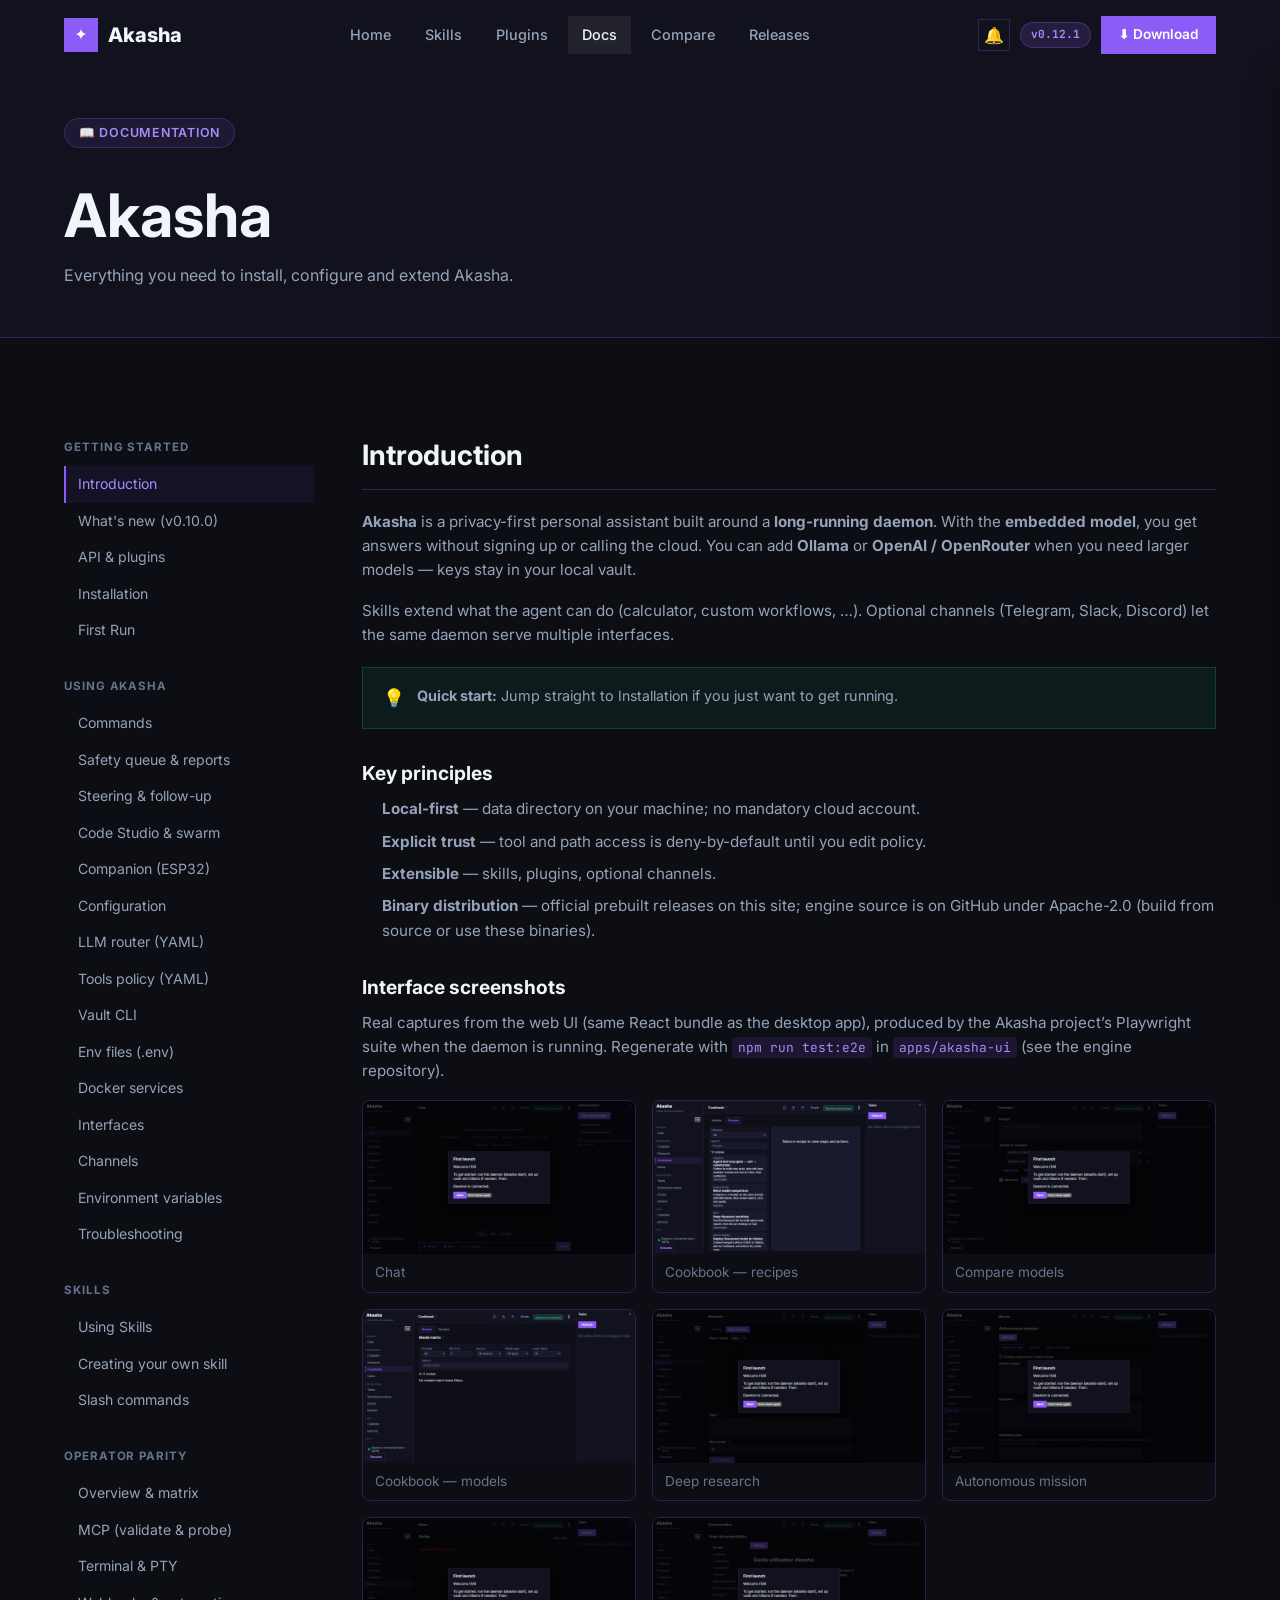
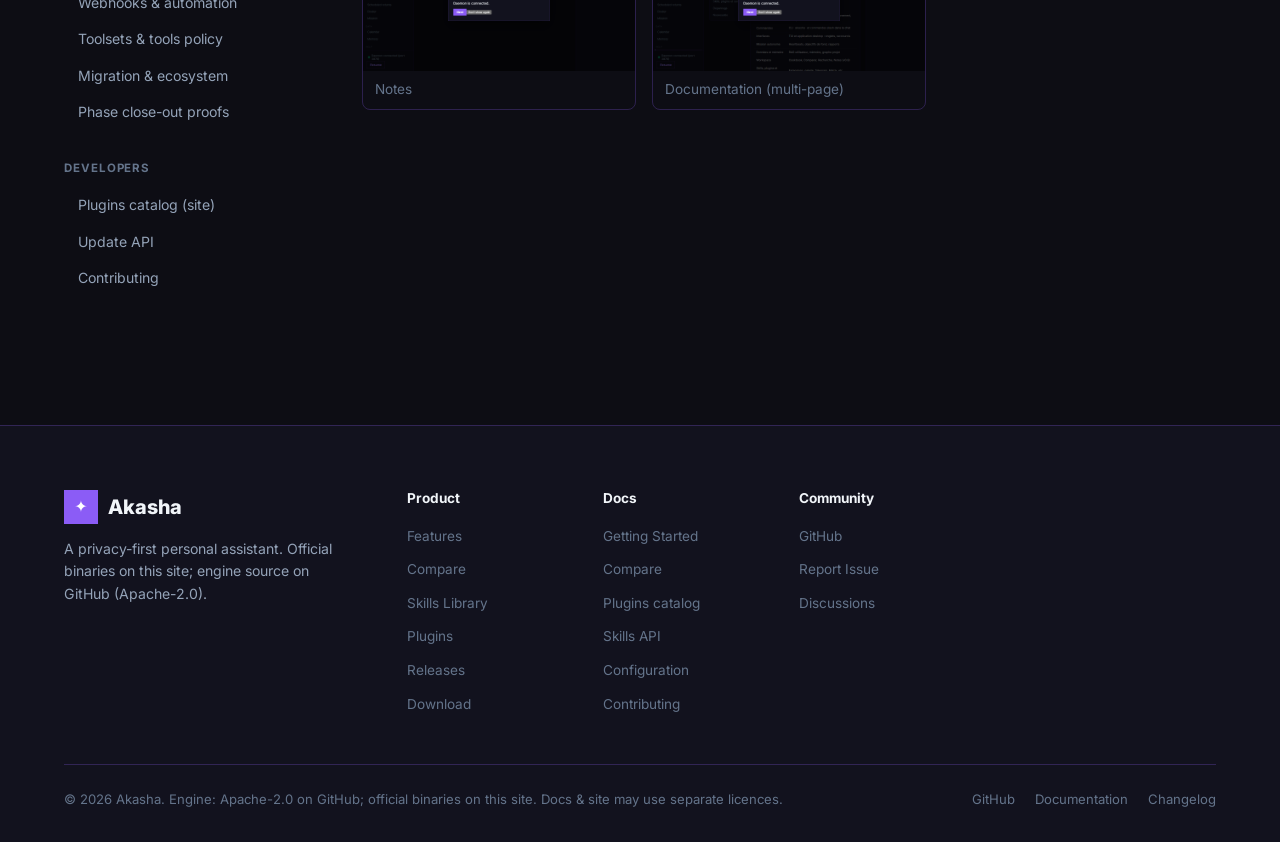
<file: docs.html>
<!DOCTYPE html>
<html lang="en">
<head>
  <meta charset="UTF-8" />
  <meta name="viewport" content="width=device-width, initial-scale=1.0" />
  <title>Documentation — Akasha</title>
  <meta name="description" content="Official documentation for Akasha — your privacy-first personal assistant." />
  <meta name="theme-color" content="#8b5cf6" />
  <link rel="preconnect" href="https://fonts.googleapis.com" />
  <link rel="preconnect" href="https://fonts.gstatic.com" crossorigin />
  <link href="https://fonts.googleapis.com/css2?family=Inter:wght@400;500;600;700;800&family=JetBrains+Mono:wght@400;500&display=swap" rel="stylesheet" />
  <link rel="stylesheet" href="css/style.css" />
</head>
<body>

<!-- ── Navigation ── -->
<nav id="navbar">
  <div class="nav-inner">
    <a href="index.html" class="nav-logo">
      <div class="nav-logo-icon" aria-hidden="true">✦</div>
      Akasha
    </a>
    <div class="nav-links">
      <a href="index.html">Home</a>
      <a href="skills.html">Skills</a>
      <a href="plugins.html">Plugins</a>
      <a href="docs.html" class="active">Docs</a>
      <a href="compare.html">Compare</a>
      <a href="releases.html">Releases</a>
    </div>
    <div class="nav-actions">
      <span class="version-pill" aria-label="Current version">v0.10.0</span>
      <a href="releases.html#downloads" class="btn btn-primary btn-sm">
        ⬇ Download
      </a>
    </div>
    <button class="hamburger" aria-label="Toggle menu" aria-expanded="false">
      <span></span><span></span><span></span>
    </button>
  </div>
</nav>
<div class="mobile-menu">
  <a href="index.html">🏠 Home</a>
  <a href="skills.html">🧩 Skills</a>
  <a href="plugins.html">🔌 Plugins</a>
  <a href="docs.html" class="active">📖 Docs</a>
  <a href="compare.html">⚖ Compare</a>
  <a href="releases.html">📋 Releases</a>
  <a href="releases.html#downloads" class="btn btn-primary">⬇ Download</a>
</div>

<!-- ── Page header ── -->
<div style="padding-top: var(--nav-height); background: var(--bg-secondary); border-bottom: 1px solid var(--border);">
  <div class="container" style="padding-top: 48px; padding-bottom: 48px;">
    <span class="section-eyebrow animate-fade-up">📖 Documentation</span>
    <h1 class="animate-fade-up delay-1" style="margin-top: 14px; margin-bottom: 10px;">
      Akasha <span class="gradient-text">Docs</span>
    </h1>
    <p class="animate-fade-up delay-2">Everything you need to install, configure and extend Akasha.</p>
  </div>
</div>

<!-- ── Docs layout ── -->
<section class="section">
  <div class="container">
    <div class="docs-layout">

      <!-- Sidebar -->
      <aside class="docs-sidebar" aria-label="Documentation navigation">
        <div class="docs-nav-section">
          <div class="docs-nav-title">Getting Started</div>
          <a href="#getting-started" class="docs-nav-link" data-target="getting-started">Introduction</a>
          <a href="#whats-new" class="docs-nav-link" data-target="whats-new">What's new (v0.10.0)</a>
          <a href="#api-integration" class="docs-nav-link" data-target="api-integration">API &amp; plugins</a>
          <a href="#installation" class="docs-nav-link" data-target="installation">Installation</a>
          <a href="#first-run" class="docs-nav-link" data-target="first-run">First Run</a>
        </div>
        <div class="docs-nav-section">
          <div class="docs-nav-title">Using Akasha</div>
          <a href="#commands" class="docs-nav-link" data-target="commands">Commands</a>
          <a href="#safety-queue" class="docs-nav-link" data-target="safety-queue">Safety queue &amp; reports</a>
          <a href="#steering-follow-up" class="docs-nav-link" data-target="steering-follow-up">Steering &amp; follow-up</a>
          <a href="#code-studio" class="docs-nav-link" data-target="code-studio">Code Studio &amp; swarm</a>
          <a href="#companion" class="docs-nav-link" data-target="companion">Companion (ESP32)</a>
          <a href="#configuration" class="docs-nav-link" data-target="configuration">Configuration</a>
          <a href="#llm-router-yaml" class="docs-nav-link" data-target="llm-router-yaml">LLM router (YAML)</a>
          <a href="#tools-policy" class="docs-nav-link" data-target="tools-policy">Tools policy (YAML)</a>
          <a href="#vault-cli" class="docs-nav-link" data-target="vault-cli">Vault CLI</a>
          <a href="#env-examples" class="docs-nav-link" data-target="env-examples">Env files (.env)</a>
          <a href="#docker-services" class="docs-nav-link" data-target="docker-services">Docker services</a>
          <a href="#themes" class="docs-nav-link" data-target="themes">Interfaces</a>
          <a href="#channels" class="docs-nav-link" data-target="channels">Channels</a>
          <a href="#env-vars" class="docs-nav-link" data-target="env-vars">Environment variables</a>
          <a href="#troubleshooting" class="docs-nav-link" data-target="troubleshooting">Troubleshooting</a>
        </div>
        <div class="docs-nav-section">
          <div class="docs-nav-title">Skills</div>
          <a href="#skills-usage" class="docs-nav-link" data-target="skills-usage">Using Skills</a>
          <a href="#skills-format" class="docs-nav-link" data-target="skills-format">Creating your own skill</a>
          <a href="#skills-api" class="docs-nav-link" data-target="skills-api">Slash commands</a>
        </div>
        <div class="docs-nav-section">
          <div class="docs-nav-title">Operator parity</div>
          <a href="#hermes-overview" class="docs-nav-link" data-target="hermes-overview">Overview &amp; matrix</a>
          <a href="#hermes-mcp" class="docs-nav-link" data-target="hermes-mcp">MCP (validate &amp; probe)</a>
          <a href="#hermes-terminal" class="docs-nav-link" data-target="hermes-terminal">Terminal &amp; PTY</a>
          <a href="#hermes-webhooks" class="docs-nav-link" data-target="hermes-webhooks">Webhooks &amp; automation</a>
          <a href="#hermes-toolsets" class="docs-nav-link" data-target="hermes-toolsets">Toolsets &amp; tools policy</a>
          <a href="#hermes-migration" class="docs-nav-link" data-target="hermes-migration">Migration &amp; ecosystem</a>
          <a href="#hermes-closeout" class="docs-nav-link" data-target="hermes-closeout">Phase close-out proofs</a>
        </div>
        <div class="docs-nav-section">
          <div class="docs-nav-title">Developers</div>
          <a href="plugins.html" class="docs-nav-link">Plugins catalog (site)</a>
          <a href="#update-api" class="docs-nav-link" data-target="update-api">Update API</a>
          <a href="#contributing" class="docs-nav-link" data-target="contributing">Contributing</a>
        </div>
      </aside>

      <!-- Content -->
      <main class="docs-content">

        <!-- Introduction -->
        <article class="docs-article" id="getting-started">
          <h2>Introduction</h2>
          <p>
            <strong>Akasha</strong> is a privacy-first personal assistant built around a <strong>long-running daemon</strong>.
            With the <strong>embedded model</strong>, you get answers without signing up or calling the cloud.
            You can add <strong>Ollama</strong> or <strong>OpenAI / OpenRouter</strong> when you need larger models — keys stay in your local vault.
          </p>
          <p>
            Skills extend what the agent can do (calculator, custom workflows, …). Optional channels (Telegram, Slack, Discord) let the same daemon serve multiple interfaces.
          </p>
          <div class="callout callout-tip">
            <span class="callout-icon">💡</span>
            <div class="callout-body">
              <strong>Quick start:</strong> Jump straight to <a href="#installation" class="docs-nav-link" data-target="installation" style="display:inline;padding:0;border:none">Installation</a> if you just want to get running.
            </div>
          </div>
          <h3>Key principles</h3>
          <ul>
            <li><strong>Local-first</strong> — data directory on your machine; no mandatory cloud account.</li>
            <li><strong>Explicit trust</strong> — tool and path access is deny-by-default until you edit policy.</li>
            <li><strong>Extensible</strong> — skills, plugins, optional channels.</li>
            <li><strong>Binary distribution</strong> — official prebuilt releases on this site; engine source is on <a href="https://github.com/azerothl/Akasha" target="_blank" rel="noopener">GitHub</a> under Apache-2.0 (build from source or use these binaries).</li>
          </ul>
          <h3>Interface screenshots</h3>
          <p>Real captures from the web UI (same React bundle as the desktop app), produced by the Akasha project’s Playwright suite when the daemon is running. Regenerate with <code>npm run test:e2e</code> in <code>apps/akasha-ui</code> (see the engine repository).</p>
          <div style="display: grid; grid-template-columns: repeat(auto-fit, minmax(260px, 1fr)); gap: 1rem; margin-top: 1rem;">
            <figure style="margin: 0; border: 1px solid var(--border); border-radius: 8px; overflow: hidden;">
              <img src="assets/screenshots/ui-chat.png" alt="Akasha chat" style="width: 100%; height: auto; display: block;" loading="lazy" />
              <figcaption style="padding: 8px 12px; font-size: 0.85rem; color: var(--text-muted);">Chat</figcaption>
            </figure>
            <figure style="margin: 0; border: 1px solid var(--border); border-radius: 8px; overflow: hidden;">
              <img src="assets/screenshots/ui-cookbook-recipes.png" alt="Akasha Cookbook recipes" style="width: 100%; height: auto; display: block;" loading="lazy" />
              <figcaption style="padding: 8px 12px; font-size: 0.85rem; color: var(--text-muted);">Cookbook — recipes</figcaption>
            </figure>
            <figure style="margin: 0; border: 1px solid var(--border); border-radius: 8px; overflow: hidden;">
              <img src="assets/screenshots/ui-compare.png" alt="Akasha Compare" style="width: 100%; height: auto; display: block;" loading="lazy" />
              <figcaption style="padding: 8px 12px; font-size: 0.85rem; color: var(--text-muted);">Compare models</figcaption>
            </figure>
            <figure style="margin: 0; border: 1px solid var(--border); border-radius: 8px; overflow: hidden;">
              <img src="assets/screenshots/ui-cookbook-models.png" alt="Akasha Cookbook models" style="width: 100%; height: auto; display: block;" loading="lazy" />
              <figcaption style="padding: 8px 12px; font-size: 0.85rem; color: var(--text-muted);">Cookbook — models</figcaption>
            </figure>
            <figure style="margin: 0; border: 1px solid var(--border); border-radius: 8px; overflow: hidden;">
              <img src="assets/screenshots/ui-research.png" alt="Akasha deep research" style="width: 100%; height: auto; display: block;" loading="lazy" />
              <figcaption style="padding: 8px 12px; font-size: 0.85rem; color: var(--text-muted);">Deep research</figcaption>
            </figure>
            <figure style="margin: 0; border: 1px solid var(--border); border-radius: 8px; overflow: hidden;">
              <img src="assets/screenshots/ui-mission.png" alt="Akasha mission tab" style="width: 100%; height: auto; display: block;" loading="lazy" />
              <figcaption style="padding: 8px 12px; font-size: 0.85rem; color: var(--text-muted);">Autonomous mission</figcaption>
            </figure>
            <figure style="margin: 0; border: 1px solid var(--border); border-radius: 8px; overflow: hidden;">
              <img src="assets/screenshots/ui-notes.png" alt="Akasha notes" style="width: 100%; height: auto; display: block;" loading="lazy" />
              <figcaption style="padding: 8px 12px; font-size: 0.85rem; color: var(--text-muted);">Notes</figcaption>
            </figure>
            <figure style="margin: 0; border: 1px solid var(--border); border-radius: 8px; overflow: hidden;">
              <img src="assets/screenshots/ui-docs.png" alt="Akasha documentation tab" style="width: 100%; height: auto; display: block;" loading="lazy" />
              <figcaption style="padding: 8px 12px; font-size: 0.85rem; color: var(--text-muted);">Documentation (multi-page)</figcaption>
            </figure>
          </div>
        </article>

        <article class="docs-article" id="whats-new">
          <h2>What's new in v0.10.0</h2>
          <p>Your assistant can live on the machine — and talk to a small companion on the LAN.</p>
          <p>For ESP32 pairing and local voice, follow the <a href="#companion">Companion network and firmware setup</a>.</p>
          <p>First use can download and set up a local model: wizard, calibration, then you stay embedded when you want. On mid-size Ollama models, prompts stay compact and context defaults to 8k.</p>
          <p>Product references: <a href="https://github.com/azerothl/Akasha/pull/122" target="_blank" rel="noopener">#122</a> (Companion), <a href="https://github.com/azerothl/Akasha/pull/123" target="_blank" rel="noopener">#123</a> (Ollama), <a href="https://github.com/azerothl/Akasha/pull/125" target="_blank" rel="noopener">#125</a> (v0.10.0 merge).</p>
          <h3>First-use embedded</h3>
          <ul>
            <li><strong>Setup wizard</strong> — embedded status, GGUF download with progress, multi-model picker, first message test.</li>
            <li><strong>Full CUDA zip</strong> — <code>akasha-full-windows-x86_64-cuda.zip</code> (CLI + UI + scripts); <code>install.ps1</code> copies CUDA runtime DLLs.</li>
            <li><strong>Doctor</strong> — <code>akasha doctor --json</code> suggests <code>embedded-download</code> when GGUF is missing.</li>
            <li><strong>API</strong> — <code>POST/GET /api/router/embedded/download</code>, calibration endpoint.</li>
          </ul>
          <h3>Discovery &amp; Home Assistant</h3>
          <ul>
            <li><strong>Service discovery</strong> — <code>akasha discover</code>, <code>GET /api/discovery</code> (Ollama, Home Assistant on LAN).</li>
            <li><strong>Home Assistant</strong> — connector in Settings, plugin <code>homeassistant</code>, agent tools <code>ha_*</code>.</li>
          </ul>
          <h3>Plugins</h3>
          <ul>
            <li><strong>6 plugins</strong> in the public catalog (Matrix, CalDAV, Home Assistant, graph, maps, simulation).</li>
          </ul>
          <h3>Code Studio</h3>
          <p>Install the operator cockpit via npm: <code>npx akasha-code-studio@0.10.0</code> (requires a running daemon on port <strong>3876</strong>). See <a href="#code-studio">Code Studio</a>.</p>
          <h3>Previously in v0.9.0</h3>
          <h4>Workspace UI</h4>
          <ul>
            <li><strong>Cookbook</strong> — pull local models and browse <strong>12 guided recipes</strong>.</li>
            <li><strong>Compare</strong>, <strong>Deep research</strong>, <strong>Notes</strong> workspace panels.</li>
            <li><strong>Multi-page user guide</strong> in the Doc tab; Matrix/CalDAV channel plugins.</li>
          </ul>
          <h3>Previously in v0.8.0</h3>
          <ul>
            <li><strong>Permission center</strong>, <strong>Second Brain controls</strong>, <strong>budget controls</strong>, and agent-callable scheduler tools.</li>
            <li><strong>Autonomous mission</strong> — heartbeat tasks, Mission tab, REST API (<code>autonomous_mission.yaml</code>).</li>
            <li><strong>Project knowledge graphs</strong> — multiple indexed roots, <code>workspace_graph_search</code>, HTML reports.</li>
            <li><strong>Agent profile formality</strong>, tools-first routing, improved <code>akasha doctor</code> for zip installs.</li>
          </ul>
          <h3>Previously in v0.7.0</h3>
          <ul>
            <li><strong>Orchestrator route</strong> — <code>task_types.orchestrator</code> in <code>llm_router.yaml</code>; verified deliverables, path safety, targeted retry, <code>.akasha/plan_&lt;task_id&gt;.md</code>, meta-response retry.</li>
            <li><strong>Security &amp; LLM</strong> — path prefix policy, RAG upload alignment, numeric config clamping, Azure <code>max_tokens</code> default, plugin UI + reputation API.</li>
          </ul>
          <p>Full history: <a href="releases.html">Releases</a>. Comparison: <a href="compare.html">Compare</a>. Plugin catalog: <a href="plugins.html">Plugins</a>.</p>
        </article>

        <article class="docs-article" id="api-integration">
          <h2>API, observability &amp; plugins</h2>
          <p>When the daemon is running (default port <strong>3876</strong>), these HTTP surfaces are useful for monitoring, tooling, and automation:</p>
          <ul>
            <li><strong>Timeline</strong> — inspect recent events for debugging.</li>
            <li><strong>Metrics</strong> — operational counters and health-style signals.</li>
            <li><strong>Agents</strong> — <code>GET /api/agents</code> — loaded agents (exact paths as in your build).</li>
          </ul>
          <h3>Plugin HTTP API (overview)</h3>
          <p>Typical endpoints (v0.7+); mission endpoints (v0.8+):</p>
          <ul>
            <li><code>GET /api/plugins</code> — installed plugins, scores, disabled-by-reputation state.</li>
            <li><code>POST /api/plugins/reload</code> — reload plugin manifests without restarting the daemon.</li>
            <li><code>POST /api/plugins/reputation/reset</code> — body <code>{"plugin_id":"&lt;id&gt;"}</code> to reset one plugin, or empty body / omit id to reset all.</li>
            <li><code>GET /api/plugins/routing_rules</code> — optional <code>?message=…</code> — debug dynamic routing rules.</li>
            <li><code>POST /api/plugins/routing_rules/match</code> — JSON body to test routing match.</li>
          </ul>
          <h3>Permission, memory and budget API (v0.8+)</h3>
          <ul>
            <li><code>GET/POST /api/permissions/decisions</code> and <code>DELETE /api/permissions/decisions/:id</code> — persist approval rules by tool/scope.</li>
            <li><code>GET /api/permissions/queue</code>, <code>GET /api/permissions/queue/:id</code>, <code>POST …/approve</code>, <code>POST …/deny</code> — review queue lifecycle (see <a href="#safety-queue">Safety queue</a>).</li>
            <li><code>GET /api/tasks/:id/report</code> — post-task operator summary.</li>
            <li><code>GET/POST /api/permissions/mode</code> — global approval mode (<code>ask_me</code> / <code>allow_all</code>).</li>
            <li><code>GET/POST /api/memory/second-brain/settings</code> — enable/pause memory learning.</li>
            <li><code>GET /api/memory/second-brain/overview</code>, <code>POST /api/memory/second-brain/clear</code> — inspect and reset memory state.</li>
            <li><code>GET/POST /api/budget</code>, <code>POST /api/budget/reset-session</code> — manage token budget controls and session usage reset.</li>
          </ul>
          <h3>Telegram governance API (v0.8+)</h3>
          <ul>
            <li><code>GET /api/channel-access/telegram/users</code> — list approved and pending Telegram users.</li>
            <li><code>POST /api/channel-access/telegram/request</code> — create pairing request with code.</li>
            <li><code>POST /api/channel-access/telegram/approve|reject|remove|promote|demote|reset</code> — full access lifecycle.</li>
          </ul>
          <h3>Autonomous mission API (v0.8+)</h3>
          <ul>
            <li><code>GET</code> / <code>PUT /api/autonomous-mission</code> — read or merge mission state (YAML-backed).</li>
            <li><code>POST /api/autonomous-mission/pause</code> / <code>POST /api/autonomous-mission/resume</code></li>
            <li><code>GET /api/autonomous-mission/events</code> — optional query <code>limit</code>, <code>since</code> (RFC3339).</li>
          </ul>
          <h3>Project graph API (v0.8+)</h3>
          <p>Prefix <code>/api/workspace-graph</code> — list/create/delete workspaces, rebuild, export JSON, Markdown report, HTML view. See the engine docs for paths.</p>
          <p>These listen on <code>127.0.0.1</code> by default. Changing the daemon bind address exposes its HTTP API on the chosen interface. For day-to-day use, the TUI <strong>Router</strong> tab and <code>akasha router metrics</code> cover most needs; use <a href="plugins.html">Plugins</a> to browse the public catalog.</p>
          <div class="callout callout-tip">
            <span class="callout-icon">💡</span>
            <div class="callout-body">Authentication and exact OpenAPI docs may vary by build; treat this section as a capability overview. If you need a formal API spec for integration, request it via <a href="https://github.com/azerothl/Akasha_app/issues" target="_blank" rel="noopener">GitHub Issues</a>.</div>
          </div>
        </article>

        <!-- Installation -->
        <article class="docs-article" id="installation">
          <h2>Installation</h2>
          <h3>Requirements</h3>
          <ul>
            <li>OS: Windows 10+, macOS 11+, or Ubuntu 20.04+</li>
            <li><strong>Embedded model by default</strong> — no external installation required for core use. Ollama and cloud providers (OpenRouter, OpenAI) are optional; configure them during <code>akasha init</code> if you want to use them.</li>
          </ul>
          <h3>One-line install</h3>
          <p>Paste one of these commands in your terminal to download, install, and configure Akasha (daemon auto-start and optional config wizard).</p>
          <p><strong>Windows</strong> (PowerShell):</p>
          <pre><code>powershell -ExecutionPolicy Bypass -c "irm https://raw.githubusercontent.com/azerothl/Akasha_app/main/scripts/get-akasha.ps1 | iex"</code></pre>
          <p><strong>Linux / macOS</strong>:</p>
          <pre><code>curl -sSL https://raw.githubusercontent.com/azerothl/Akasha_app/main/scripts/get-akasha.sh | bash</code></pre>
          <h3>Download (manual)</h3>
          <p>Go to the <a href="releases.html">Releases</a> page on this site or <a href="https://github.com/azerothl/Akasha_app/releases" target="_blank" rel="noopener">GitHub Releases (Akasha_app)</a> — <strong>binaries are published here</strong> (public mirror). For a complete install, download <strong>akasha-full-&lt;os&gt;</strong> (CLI + daemon + TUI + desktop bundle + scripts). Extract to e.g. <code>C:\Akasha</code> or <code>~/Akasha</code>.</p>
          <p><strong>Windows:</strong> double-click <code>INSTALL.cmd</code> at the root of the extracted folder to run the installer (no PowerShell execution policy prompt), or run <code>.\scripts\setup.ps1</code>. <strong>Linux / macOS:</strong> run <code>chmod +x scripts/setup.sh &amp;&amp; ./scripts/setup.sh</code>.</p>
          <p>You get the <code>akasha</code> (or <code>akasha.exe</code>), <code>akasha-daemon</code>, <code>akasha-tui</code> executables, a <code>docs</code> folder with the user guide, and in the full zip a <code>ui</code> subfolder with the desktop app installer.</p>
          <h3 id="installation-cuda">Windows with NVIDIA GPU (CUDA build)</h3>
          <p>For fast local inference on an <strong>NVIDIA GPU</strong>, download <strong>akasha-windows-x86_64-cuda.zip</strong> (CLI) or <strong>akasha-full-windows-x86_64-cuda.zip</strong> (CLI + desktop UI + scripts) from <a href="releases.html#downloads">Releases</a>. Requires recent NVIDIA drivers (<code>nvcuda.dll</code>); the archive includes CUDA runtime DLLs — no CUDA Toolkit install needed. One-liner GPU: <code>get-akasha-cuda.ps1</code> or <code>get-akasha.ps1 -Cuda</code>.</p>
          <pre><code>Expand-Archive .\akasha-windows-x86_64-cuda.zip -DestinationPath C:\Akasha -Force
cd C:\Akasha
.\scripts\setup.ps1 -InstallDir C:\Akasha
.\akasha.exe config models embedded-download
.\akasha.exe init
.\akasha.exe start</code></pre>
          <p>Optional desktop UI: also install <strong>akasha-ui-windows.zip</strong> from the same release page.</p>
          <h3>First run (Linux / macOS)</h3>
          <pre><code>chmod +x akasha akasha-daemon akasha-tui
./akasha init
./akasha start
./akasha tui   # terminal interface</code></pre>
          <h3>First run (Windows)</h3>
          <pre><code>.\akasha.exe init
.\akasha.exe start
.\akasha.exe tui   # terminal interface</code></pre>
          <p>Run <code>akasha up</code> for the one-command always-on flow (ensure running + health check), or <code>akasha start</code> for manual startup. Keep running from the extracted folder so the in-app <strong>Doc</strong> tab can show the user guide (served from local <code>docs</code>).</p>
        </article>

        <!-- First run -->
        <article class="docs-article" id="first-run">
          <h2>First Run</h2>
          <p><code>akasha init</code> runs an interactive setup: LLM provider (embedded, Ollama, OpenRouter, OpenAI), vault, optional channels, and optional <strong>Docker services</strong> (Ollama, TTS/STT, BitNet) if the <strong>akasha-models</strong> compose directory is found — set <code>AKASHA_MODELS_DIR</code> or use <code>akasha services install --compose-dir …</code> later. Use <code>akasha init --defaults</code> for minimal setup without prompts.</p>
          <p>Then start the daemon and open the interface:</p>
          <pre><code>akasha up         # ensure daemon is running + verify status
akasha start      # background daemon (auto-restart on crash)
akasha tui        # terminal UI: Chat, Scheduled, Router, Doc, Tasks, Calendar, Memory</code></pre>
          <p>If you have the desktop app (Akasha UI), launch it; it connects to the daemon on port 3876 (configurable via <code>AKASHA_PORT</code>).</p>
        </article>

        <!-- Commands -->
        <article class="docs-article" id="commands">
          <h2>Commands Reference</h2>
          <h3>Daemon</h3>
          <pre><code>akasha up                 # Start if needed + verify status
akasha start              # Start daemon (auto-restart)
akasha start --foreground # Run in foreground (logs in terminal)
akasha stop               # Stop daemon</code></pre>
          <h3>Task operations</h3>
          <pre><code>akasha task watch &lt;task_id&gt; [--interval-ms 1500]
akasha task events &lt;task_id&gt; [--limit 40] [--json]
akasha task cancel &lt;task_id&gt;</code></pre>
          <h3>Telegram access governance</h3>
          <pre><code>akasha telegram list
akasha telegram approve &lt;pairing_code|user_id&gt;
akasha telegram reject &lt;user_id&gt;
akasha telegram remove &lt;user_id&gt;
akasha telegram promote &lt;user_id&gt;
akasha telegram demote &lt;user_id&gt;
akasha telegram reset</code></pre>
          <h3>Setup &amp; diagnostic</h3>
          <pre><code>akasha init              # Interactive setup
akasha init --defaults   # Minimal setup, no prompts
akasha doctor            # Check system and daemon
akasha doctor --fix      # Create data_dir and minimal config if missing
akasha doctor --advice   # Diagnostic advice (daemon must be running)
akasha paths             # Show data_dir and config file paths</code></pre>
          <h3>Vault (secrets)</h3>
          <pre><code>akasha vault list        # List stored keys
akasha vault set KEY [value]  # Store a secret
akasha vault get KEY     # Show value (use with care)
akasha vault delete KEY  # Remove a key</code></pre>
          <h3>Config &amp; router</h3>
          <pre><code>akasha config models routes   # Models per category
akasha config models set CATEGORY PROVIDER MODEL
akasha config models fetch   # Fetch Ollama model info
akasha config models get [CATEGORY]   # Show models
akasha config env list   # List env vars in akasha.env
akasha config env get KEY / set KEY [value]
akasha config provider list   # List providers in llm_router.yaml
akasha config provider set-ollama [--url URL] [--category CAT] [--model MODÈLE]
akasha config provider add-openai [--api-key KEY] [--category CAT] [--model MODÈLE]
akasha config provider add-openrouter [--api-key KEY] [--category CAT] [--model MODÈLE]
akasha router metrics    # LLM router metrics
akasha router discover   # Discover Ollama instances
akasha router show MODEL # Ollama model info</code></pre>
          <h3>Plugins</h3>
          <pre><code>akasha plugin list      # List installed plugins
akasha plugin reload    # Reload plugins (no daemon restart)
akasha plugin install PATH   # Install from directory
akasha plugin uninstall ID  # Uninstall by id
akasha plugin catalog   # Bundled / local catalog of available plugins</code></pre>
          <p>The <a href="plugins.html">Plugins</a> page on this site lists the community catalog from the <a href="https://github.com/azerothl/Akasha_plugins" target="_blank" rel="noopener">Akasha_plugins</a> repository (always up to date with <code>main</code>). Use <code>akasha plugin install</code> with a local path or follow each plugin’s README.</p>
          <h3>Docker services (optional)</h3>
          <p>Requires Docker and the <strong>akasha-models</strong> compose folder. Set <code>AKASHA_MODELS_DIR</code> to that directory, or pass <code>--compose-dir</code>.</p>
          <pre><code>akasha services install [--ollama] [--voice] [--bitnet] [--all] [--compose-dir PATH]
akasha services status   # docker compose ps
akasha services stop     # docker compose down</code></pre>
          <p>Updates <code>llm_router.yaml</code> / <code>voice_router.yaml</code> in the data directory when services are enabled.</p>
          <h3>Interfaces</h3>
          <pre><code>akasha tui   # Terminal UI (Chat, Scheduled, Router, Doc, Tasks, Calendar, Memory)</code></pre>
          <h3>Update</h3>
          <pre><code>akasha update check    # Check for a new version; prints download URL if available
akasha update install   # Open the latest release download page in the browser</code></pre>
        </article>

        <article class="docs-article" id="safety-queue">
          <h2>Safety queue &amp; operator reports</h2>
          <p>Akasha provides a <strong>review queue</strong> for sensitive actions alongside persistent allow/deny decisions. The queue is available from CLI, TUI, and desktop workflows with explicit status transitions.</p>
          <h3>Queue lifecycle</h3>
          <ul>
            <li><strong>pending</strong> — waiting for operator decision.</li>
            <li><strong>approved</strong> — action may continue.</li>
            <li><strong>denied</strong> — action is blocked with explicit feedback.</li>
            <li><strong>expired</strong> — no decision in the allowed window.</li>
          </ul>
          <h3>HTTP API</h3>
          <ul>
            <li><code>GET /api/permissions/queue</code> — optional <code>status</code>, <code>limit</code>, <code>cursor</code></li>
            <li><code>GET /api/permissions/queue/:id</code></li>
            <li><code>POST /api/permissions/queue/:id/approve</code>, <code>POST /api/permissions/queue/:id/deny</code>, <code>POST /api/permissions/queue/:id/expire</code> — optional body <code>{ "note": "..." }</code></li>
            <li><code>GET /api/tasks/:id/report</code> — compact post-task operator summary (<code>done</code>, <code>needs_review</code>, <code>failed</code>, <code>next_steps</code>).</li>
          </ul>
          <h3>CLI</h3>
          <pre><code>akasha permissions queue list [--status pending]
akasha permissions queue approve &lt;id&gt; [--note "..."]
akasha permissions queue deny &lt;id&gt; [--note "..."]</code></pre>
          <h3>UI surfaces</h3>
          <ul>
            <li><strong>Desktop (Tauri)</strong> — <code>PermissionsBell</code> in the header; permission center for pending items.</li>
            <li><strong>Code Studio</strong> — operator cockpit sections for task runs, swarm workers, and permission context.</li>
            <li><strong>TUI</strong> — permission review integrated with task workflows.</li>
          </ul>
          <h3>Report schema</h3>
          <p>Reports are generated on task completion, long autonomous cycles, and Code Studio run completion. Minimum fields: <code>done[]</code>, <code>needs_review[]</code>, <code>failed[]</code>, <code>next_steps[]</code>.</p>
          <p>This complements existing decision endpoints (<code>/api/permissions/decisions</code>) for persistent allow/deny rules and supports governance in Code Studio, the desktop permission center, and mission workflows.</p>
        </article>

        <article class="docs-article" id="steering-follow-up">
          <h2>Steering &amp; follow-up during long tasks</h2>
          <p>While a task runs tools or orchestration, you can queue user messages instead of starting a conflicting root task. Two delivery modes mirror Pi-style <em>steer</em> vs <em>follow-up</em>.</p>
          <h3>Delivery modes</h3>
          <ul>
            <li><strong>steering</strong> — inject after the current LLM turn (priority mid-task guidance).</li>
            <li><strong>follow_up</strong> — run after the current work unit completes.</li>
          </ul>
          <p>Set <code>message_delivery_mode</code> on <code>POST /api/message</code> (or use the client selector in Tauri / Code Studio).</p>
          <h3>Task message queue API</h3>
          <ul>
            <li><code>GET /api/tasks/:id/queue</code> — snapshot <code>steering[]</code> and <code>follow_up[]</code></li>
            <li><code>DELETE /api/tasks/:id/queue</code> — flush both queues</li>
          </ul>
          <h3>CLI</h3>
          <pre><code>akasha task queue list &lt;task_id&gt;
akasha task queue clear &lt;task_id&gt;</code></pre>
          <h3>Events (SSE)</h3>
          <p><code>user_steering_queued</code>, <code>user_follow_up_queued</code>, <code>user_steering_applied</code>, <code>user_follow_up_applied</code> — see daemon event stream on <code>GET /api/events</code>.</p>
        </article>

        <article class="docs-article" id="code-studio">
          <h2>Code Studio &amp; swarm MVP</h2>
          <p><strong>Install (v0.10+):</strong> <code>npx akasha-code-studio@0.10.0</code> — serves the cockpit on <code>http://127.0.0.1:5178</code> and proxies <code>/api</code> to the daemon (default port <strong>3876</strong>). Override with <code>VITE_DAEMON_URL</code> or <code>AKASHA_STUDIO_PORT</code>.</p>
          <p>Source repository: <a href="https://github.com/azerothl/akasha-code-studio">akasha-code-studio</a>. Swarm mode adds a coordinator plus bounded workers.</p>
          <h3>Roles</h3>
          <ul>
            <li><code>studio_project_manager</code> — coordinator only; assigns subtasks.</li>
            <li><code>studio_worker_*</code> — bounded parallel workers by specialization.</li>
          </ul>
          <h3>Worker states</h3>
          <p><code>spawned</code> → <code>ready</code> → <code>running</code> → <code>blocked</code> | <code>completed</code> | <code>failed</code> | <code>stopped</code></p>
          <h3>Events</h3>
          <p>Structured events on <code>GET /api/tasks/:id/events</code>: <code>studio_worker_state_changed</code>, <code>studio_subtask_assigned</code>, <code>studio_subtask_completed</code>, <code>studio_subtask_failed</code>, <code>studio_conflict_notice</code>.</p>
          <h3>Limits</h3>
          <p>Respect <code>AKASHA_STUDIO_MAX_PARALLEL_OPS</code>; swarm is opt-in via task context. All writes stay inside the project disk root.</p>
        </article>

        <article class="docs-article" id="companion">
          <h2>Companion (ESP32)</h2>
          <p>
            <strong>Akasha Companion</strong> is a voice-first Freenove FNK0104B thin client: avatar on the TFT, MEMS mic → daemon STT, reply → TTS on the speaker.
            Text and image are secondary surfaces. Conversational STT/TTS stay on the daemon (<code>/api/voice/*</code>).
          </p>
          <ul>
            <li>The daemon provides the Companion API. Build and flash the experimental ESP32 firmware separately using the Companion repository.</li>
            <li>Use a trusted LAN. Bind the daemon to its private LAN address and use a firewall to restrict access to the Companion. Binding to <code>0.0.0.0</code> exposes the entire daemon HTTP API on every IPv4 interface. Keep the port off the public internet.</li>
            <li>Set a strong <code>AKASHA_API_TOKEN</code> and a separate <code>AKASHA_COMPANION_PAIR_SECRET</code> before enabling LAN access.</li>
            <li>Configure STT/TTS in <code>voice_router.yaml</code>.</li>
            <li>Optional pairing / snapshot / hands-free VAD via <code>/api/companion/*</code>.</li>
          </ul>
          <p>
            Full guide (flash, secrets, gestures, VAD):
            <a href="https://github.com/azerothl/Akasha_companion/blob/main/docs/user/getting-started.md" target="_blank" rel="noopener">Getting started</a>
            ·
            <a href="https://github.com/azerothl/Akasha_companion" target="_blank" rel="noopener">Akasha_companion repo</a>
          </p>
          <div class="callout callout-tip">
            <span class="callout-icon">💡</span>
            <div class="callout-body">
              Supported product SKU is <strong>FNK0104B</strong>. Flash with the repo scripts: <code>scripts/flash.ps1</code> / <code>scripts/flash.sh</code>.
            </div>
          </div>
        </article>

        <!-- Configuration -->
        <article class="docs-article" id="configuration">
          <h2>Configuration</h2>
          <p>All config files live in the <strong>data directory</strong>. Run <code>akasha paths</code> to see its path (e.g. <code>C:\Users\…\akasha</code> on Windows, <code>~/akasha</code> on Linux/macOS).</p>
          <h3>Main files</h3>
          <ul>
            <li><code>llm_router.yaml</code> — LLM providers (Ollama, OpenAI, OpenRouter, embedded) and models per task type.</li>
            <li><code>tools_policy.yaml</code> — Tool permissions: file paths, allowed commands, web search, skill-install hosts (see <a href="#tools-policy">Tools policy</a>).</li>
            <li><code>akasha.env</code> — Persistent env vars (also editable via <code>akasha config env set</code>).</li>
            <li><code>connectors.env</code> — Telegram, Slack, Discord activation (see <a href="#channels">Channels</a>).</li>
            <li><code>agent_profile.json</code> — Agent profile: name, role, personality, rules, optional <strong>formality</strong> (formal / informal). Editable in Settings → Agent profile (web UI) or by editing the file and restarting the daemon.</li>
            <li><code>autonomous_mission.yaml</code> — Optional <strong>autonomous mission</strong> (objective, heartbeat, report directory). Editable in the Mission tab or via <code>/api/autonomous-mission</code>.</li>
            <li><code>voice_router.yaml</code> — Optional TTS/STT URLs (voice button in the web UI when STT is configured).</li>
          </ul>
          <h3>LLM router &amp; orchestrator</h3>
          <p>In <code>llm_router.yaml</code>, <strong>task types</strong> map categories to provider/model. See <a href="#llm-router-yaml">LLM router (YAML)</a> for every key and examples. <strong>v0.7.0+</strong>: optional <code>task_types.orchestrator</code> — when present, the orchestrator uses it for decomposition instead of <code>system</code>.</p>
          <h3>Quick YAML / env examples</h3>
          <p><strong><code>akasha.env</code></strong> (one variable per line; loaded when the daemon starts):</p>
          <pre><code>AKASHA_PORT=3876
AKASHA_LOG=info
AKASHA_MAX_RESPONSE_TOKENS=4096</code></pre>
          <p><strong><code>connectors.env</code></strong> — optional flags for bots (same line format; often created by <code>akasha init</code>):</p>
          <pre><code>AKASHA_TELEGRAM_ENABLED=1
AKASHA_SLACK_ENABLED=1
AKASHA_DISCORD_ENABLED=1
AKASHA_TELEGRAM_NOTIFY_CHAT_ID=123456789</code></pre>
          <p>Tokens themselves stay in the <a href="#vault-cli">vault</a>, not in these files. More keys: <a href="#env-vars">Environment variables</a> and <a href="#env-examples">Env files (.env)</a>.</p>
          <p><code>akasha init</code> or <code>akasha doctor --fix</code> creates the data_dir and minimal config files if missing.</p>
        </article>

        <!-- LLM router YAML reference -->
        <article class="docs-article" id="llm-router-yaml">
          <h2>LLM router (<code>llm_router.yaml</code>)</h2>
          <p><strong>Location:</strong> <code>data_dir/llm_router.yaml</code> (or project root if missing from data_dir). <strong>Used by:</strong> daemon, <code>akasha config models …</code>. API keys can be <code>vault://key_name</code> or standard env vars (e.g. <code>OPENAI_API_KEY</code>).</p>

          <div class="callout callout-tip" style="margin: 1.25rem 0;">
            <span class="callout-icon">📌</span>
            <div class="callout-body">
              <strong><code>task_types</code></strong> is the main knob: each entry is <code>task_types.&lt;name&gt;: { primary, fallback, constraints? }</code>. The router picks a <strong>task type name</strong> from classification, system prompts, orchestration, or tool context, then loads the matching route. Define a <strong>primary</strong> (<code>provider</code> + <code>model</code>) and optional <strong>fallback</strong> chain for every behaviour you care about.
            </div>
          </div>

          <h3><code>task_types</code> — keys you can use</h3>
          <p>YAML accepts any string as a key; the table below lists the <strong>names the engine actually resolves</strong>. If a name has no entry, defaults / fallbacks apply.</p>

          <h4>A. Automatic classification (chat — keyword router)</h4>
          <p>When no explicit override is set, the router classifies the user message into one of these six types:</p>
          <div class="docs-table-wrap" style="overflow-x:auto;margin:1rem 0">
            <table class="compare-table" style="min-width:100%;font-size:0.88rem">
              <thead><tr><th scope="col"><code>task_types</code> key</th><th scope="col">Typical triggers</th></tr></thead>
              <tbody>
                <tr><td><code>conversation</code></td><td>Default when nothing more specific matches.</td></tr>
                <tr><td><code>code_generation</code></td><td>Code, implement, debug, script, functions, …</td></tr>
                <tr><td><code>creative_writing</code></td><td>Stories, poems, articles, emails, …</td></tr>
                <tr><td><code>scientific_analysis</code></td><td>Papers, research wording, …</td></tr>
                <tr><td><code>data_analysis</code></td><td>Statistics, charts, “analyze data”, …</td></tr>
                <tr><td><code>system_diagnostic</code></td><td>Diagnostics, health, status, runbooks, …</td></tr>
              </tbody>
            </table>
          </div>

          <h4>B. System, orchestration, and image</h4>
          <div class="docs-table-wrap" style="overflow-x:auto;margin:1rem 0">
            <table class="compare-table" style="min-width:100%;font-size:0.88rem">
              <thead><tr><th scope="col"><code>task_types</code> key</th><th scope="col">Role</th></tr></thead>
              <tbody>
                <tr><td><code>system</code></td><td>Internal “system” LLM work (memory extraction, compaction, summaries, etc.).</td></tr>
                <tr><td><code>orchestrator</code></td><td>Optional (v0.7+): decomposition / planning LLM. If absent, orchestrator falls back to <code>system</code>.</td></tr>
                <tr><td><code>image_generation</code></td><td><strong>Required</strong> for the <code>generate_image</code> tool: <code>primary</code> selects the <em>image</em> backend (e.g. OpenAI Images API, Ollama image-capable model). This is separate from the chat text model.</td></tr>
              </tbody>
            </table>
          </div>

          <h4>C. Specialist / delegation routes (orchestrator &amp; sub-agents)</h4>
          <p>When the pipeline assigns a <strong>specialist agent</strong>, the router looks up a route under that agent’s primary task type (and may fall back to related types if no custom model is set). You can define any of these keys to pin a provider/model per role:</p>
          <div class="docs-table-wrap" style="overflow-x:auto;margin:1rem 0">
            <table class="compare-table" style="min-width:100%;font-size:0.88rem">
              <thead><tr><th scope="col"><code>task_types</code> key</th><th scope="col">Notes</th></tr></thead>
              <tbody>
                <tr><td><code>financial</code></td><td>May fall back to <code>data_analysis</code> → <code>conversation</code> if unset.</td></tr>
                <tr><td><code>documentalist</code></td><td></td></tr>
                <tr><td><code>project_manager</code></td><td></td></tr>
                <tr><td><code>technical_writer</code></td><td>May fall back to <code>creative_writing</code>.</td></tr>
                <tr><td><code>research</code></td><td>May fall back to <code>scientific_analysis</code>.</td></tr>
                <tr><td><code>security_audit</code></td><td>May fall back to <code>code_generation</code>, <code>system_diagnostic</code>.</td></tr>
                <tr><td><code>creative</code></td><td>May fall back to <code>creative_writing</code>.</td></tr>
                <tr><td><code>analyst</code></td><td>May fall back to <code>creative_writing</code>.</td></tr>
                <tr><td><code>architect</code></td><td>May fall back to <code>code_generation</code>, <code>system_diagnostic</code>.</td></tr>
                <tr><td><code>frontend</code>, <code>backend</code>, <code>integration</code></td><td>Often aligned with <code>code_generation</code> fallbacks.</td></tr>
                <tr><td><code>database</code></td><td>May fall back to <code>data_analysis</code> / <code>code_generation</code>.</td></tr>
                <tr><td><code>qa</code></td><td>May fall back to <code>system_diagnostic</code> / <code>code_generation</code>.</td></tr>
              </tbody>
            </table>
          </div>
          <p><strong>Delegation aliases:</strong> the agent id <code>code</code> resolves to the <code>code_generation</code> route; <code>search</code> resolves to <code>conversation</code>. There is no separate <code>task_types.search</code> key unless you add one yourself.</p>
          <p><strong>Autonomous mission</strong> (<code>autonomous_mission.yaml</code>) accepts additional <strong>heartbeat</strong> symbols such as <code>search</code>, <code>code</code>, <code>schedule</code> for <code>heartbeat_preferred_task_type</code> — routing still uses the mappings above (e.g. <code>code</code> → <code>code_generation</code>).</p>

          <h4>Structure of each <code>task_types.&lt;name&gt;</code></h4>
          <ul>
            <li><strong><code>primary</code></strong> — <code>provider</code>, <code>model</code>, optional <code>config</code> (see below).</li>
            <li><strong><code>fallback</code></strong> — ordered list of <code>{ provider, model, config? }</code>.</li>
            <li><strong><code>constraints</code></strong> — optional <code>max_cost_per_request</code> (USD), <code>max_latency_secs</code>.</li>
          </ul>

          <h3>Top-level keys (file layout)</h3>
          <div class="docs-table-wrap" style="overflow-x:auto;margin:1rem 0">
            <table class="compare-table" style="min-width:100%;font-size:0.88rem">
              <thead><tr><th scope="col">Key</th><th scope="col">Type</th><th scope="col">Description</th></tr></thead>
              <tbody>
                <tr><td><code>version</code></td><td>string</td><td>Optional, e.g. <code>"1.0"</code>.</td></tr>
                <tr><td><code>global</code></td><td>object</td><td>Timeouts, metrics, retries (see below).</td></tr>
                <tr><td><code>providers</code></td><td>object</td><td>Named providers: <code>ollama</code>, <code>openai</code>, <code>azure_openai</code>, <code>openrouter</code>, <code>bitnet</code>. Each value uses the provider fields below.</td></tr>
                <tr><td><code>model_options</code></td><td>object</td><td>Per-model metadata (e.g. from <code>akasha config models fetch</code>): <code>context_length_max</code>, <code>num_ctx</code>, <code>family</code>, <code>parameter_size</code>, optional <code>capabilities</code>, <code>modified_at</code>, <code>extra</code>.</td></tr>
                <tr><td><code>task_types</code></td><td>object</td><td><strong>Routes:</strong> see tables above.</td></tr>
              </tbody>
            </table>
          </div>

          <h3><code>global</code></h3>
          <div class="docs-table-wrap" style="overflow-x:auto;margin:1rem 0">
            <table class="compare-table" style="min-width:100%;font-size:0.88rem">
              <thead><tr><th scope="col">Key</th><th scope="col">Default</th><th scope="col">Description</th></tr></thead>
              <tbody>
                <tr><td><code>enable_metrics</code></td><td>true</td><td>Router metrics collection.</td></tr>
                <tr><td><code>enable_fallback</code></td><td>true</td><td>Try fallback routes if primary fails.</td></tr>
                <tr><td><code>default_timeout_secs</code></td><td>300</td><td>Per-request LLM timeout (seconds).</td></tr>
                <tr><td><code>default_max_retries</code></td><td>2</td><td>Max retries for failed calls.</td></tr>
              </tbody>
            </table>
          </div>

          <h3><code>providers.&lt;name&gt;</code></h3>
          <div class="docs-table-wrap" style="overflow-x:auto;margin:1rem 0">
            <table class="compare-table" style="min-width:100%;font-size:0.88rem">
              <thead><tr><th scope="col">Key</th><th scope="col">Description</th></tr></thead>
              <tbody>
                <tr><td><code>api_key_ref</code></td><td>API key: <code>vault://openai_api_key</code> or env-style name resolved from the environment.</td></tr>
                <tr><td><code>base_url</code></td><td>Base URL (Ollama, OpenAI-compatible, Azure endpoint, BitNet, etc.).</td></tr>
                <tr><td><code>organization</code></td><td>OpenAI organization id (optional).</td></tr>
                <tr><td><code>version</code></td><td>Optional API version string where applicable.</td></tr>
                <tr><td><code>always_available</code></td><td>Optional bool (advanced routing metadata).</td></tr>
                <tr><td><code>site_url</code></td><td>OpenRouter HTTP Referer (or <code>OPENROUTER_SITE_URL</code>).</td></tr>
                <tr><td><code>app_title</code></td><td>OpenRouter app title header (or <code>OPENROUTER_APP_TITLE</code>).</td></tr>
              </tbody>
            </table>
          </div>
          <p>For <strong>Azure OpenAI</strong>, set <code>api_key_ref</code> and <code>base_url</code> (resource endpoint); the <strong>deployment name</strong> is the <code>model</code> in the route entry.</p>

          <h3><code>primary.config</code> / route <code>config</code> (per model)</h3>
          <p>Optional JSON/YAML object merged into completion requests: <code>temperature</code>, <code>top_p</code>, <code>top_k</code>, <code>frequency_penalty</code>, <code>presence_penalty</code>, <code>repeat_penalty</code>, <code>num_ctx</code>, <code>num_gpu</code>, <code>max_tokens</code> (legacy alias <code>max_token</code>), <code>thinking_level</code> (string). Large integers are clamped to 32-bit limits.</p>

          <h3>Examples</h3>
          <p><strong>Minimal embedded default</strong> (conceptually what <code>akasha doctor --fix</code> aligns with):</p>
          <pre><code>global:
  default_timeout_secs: 300
  default_max_retries: 2
task_types:
  conversation:
    primary: { provider: akasha_embedded, model: default }
    fallback: [{ provider: akasha_core, model: core }]</code></pre>
          <p><strong>Ollama</strong> on the same machine:</p>
          <pre><code>providers:
  ollama:
    base_url: "http://localhost:11434"
task_types:
  conversation:
    primary: { provider: ollama, model: llama3.2 }
    fallback: [{ provider: akasha_embedded, model: default }]</code></pre>
          <p><strong>OpenAI</strong> with a vault reference:</p>
          <pre><code>providers:
  openai:
    api_key_ref: "vault://openai_api_key"
task_types:
  conversation:
    primary: { provider: openai, model: gpt-4o, config: { temperature: 0.7, max_tokens: 4096 } }</code></pre>
          <p><strong>Image generation</strong> (for the <code>generate_image</code> tool — distinct from chat):</p>
          <pre><code>providers:
  openai:
    api_key_ref: "vault://openai_api_key"
  ollama:
    base_url: "http://localhost:11434"
task_types:
  image_generation:
    primary: { provider: openai, model: dall-e-3, config: { default_size: "1024x1024" } }
    # or: primary: { provider: ollama, model: flux, ... }</code></pre>
          <p>Use <code>akasha config models set &lt;category&gt; &lt;provider&gt; &lt;model&gt;</code> to update text routes without hand-editing; image routes are often edited under <code>task_types.image_generation</code>.</p>
        </article>

        <!-- Vault CLI -->
        <article class="docs-article" id="vault-cli">
          <h2>Vault CLI</h2>
          <p>Secrets live encrypted under the data directory. <strong>Never</strong> commit them. The chat can list key <em>names</em> with <code>/vault list</code> but cannot store secrets — use the CLI or HTTP API.</p>

          <h3>Commands</h3>
          <div class="docs-table-wrap" style="overflow-x:auto;margin:1rem 0">
            <table class="compare-table" style="min-width:100%;font-size:0.88rem">
              <thead><tr><th scope="col">Command</th><th scope="col">Description</th></tr></thead>
              <tbody>
                <tr><td><code>akasha vault list</code></td><td>Print all stored key names (values are never shown).</td></tr>
                <tr><td><code>akasha vault set KEY [value]</code></td><td>Store or update a secret. If <code>value</code> is omitted, it is read from <strong>stdin</strong> (safe for multiline tokens).</td></tr>
                <tr><td><code>akasha vault get KEY</code></td><td>Print the value (sensitive — avoid logs and shoulder-surfing).</td></tr>
                <tr><td><code>akasha vault delete KEY</code></td><td>Remove a key.</td></tr>
              </tbody>
            </table>
          </div>

          <h3>Examples</h3>
          <pre><code># List keys
akasha vault list

# Set from argument (shell history may capture this — prefer stdin for production)
akasha vault set brave_api_key YOUR_BRAVE_KEY

# Set from stdin (PowerShell)
"YOUR_SECRET" | akasha vault set openai_api_key

# Set from stdin (bash — avoids shell history)
printf '%s' "$SECRET" | akasha vault set openrouter_api_key

# Read back (debug only)
akasha vault get brave_api_key

# Remove
akasha vault delete old_key</code></pre>

          <h3>Common key names</h3>
          <p>These names match what <code>akasha init</code> / <code>akasha config provider add-openai</code> and <code>llm_router.yaml</code> expect when using <code>vault://…</code> references:</p>
          <ul>
            <li><strong>LLM:</strong> <code>openai_api_key</code>, <code>openrouter_api_key</code>, <code>azure_openai_api_key</code> (as referenced in your YAML).</li>
            <li><strong>Web:</strong> <code>brave_api_key</code> (Brave Search; or set <code>BRAVE_API_KEY</code> in the environment).</li>
            <li><strong>Channels:</strong> <code>telegram_bot_token</code>, <code>slack_signing_secret</code>, <code>discord_bot_token</code>.</li>
          </ul>
          <p>In <code>llm_router.yaml</code>, reference a vault key as <code>api_key_ref: "vault://openai_api_key"</code>. Environment variables such as <code>OPENAI_API_KEY</code> still work if you do not use the vault.</p>
        </article>

        <!-- Env files detail -->
        <article class="docs-article" id="env-examples">
          <h2>Env files (<code>akasha.env</code> &amp; <code>connectors.env</code>)</h2>
          <p>Both are plain text: <code>KEY=value</code> per line (spaces around <code>=</code> are tolerated). The daemon loads them when it starts.</p>

          <h3><code>data_dir/akasha.env</code></h3>
          <p>General daemon and behaviour flags. Edit with <code>akasha config env list</code>, <code>akasha config env get KEY</code>, <code>akasha config env set KEY value</code>, or manually. Examples:</p>
          <pre><code>AKASHA_PORT=3876
AKASHA_LOG=info
AKASHA_DATA_DIR=C:\Users\You\akasha
AKASHA_MAX_RESPONSE_TOKENS=4096
AKASHA_SYSTEM_TASK_MAX_TOKENS=8192
AKASHA_LLM_TIMEOUT_SECS=600
AKASHA_DEGRADED_MODE=1
AKASHA_CLUSTER_ENABLED=1
AKASHA_NODE_ID=my-node
AKASHA_EMBEDDED_MODEL=qwen3_0_6b
AKASHA_SPEC_DIR=C:\path\to\spec</code></pre>
          <p>See <a href="#env-vars">Environment variables</a> for the full list of supported keys.</p>

          <h3><code>data_dir/connectors.env</code></h3>
          <p>Typically used for <strong>channel toggles</strong> so Telegram/Slack/Discord can be enabled without mixing them into every <code>akasha.env</code> deploy. Pair with vault secrets:</p>
          <pre><code>AKASHA_TELEGRAM_ENABLED=1
AKASHA_TELEGRAM_NOTIFY_CHAT_ID=123456789
AKASHA_SLACK_ENABLED=1
AKASHA_DISCORD_ENABLED=1</code></pre>
          <p>After changing env files, restart the daemon (<code>akasha stop</code> &amp;&amp; <code>akasha start</code>).</p>
        </article>

        <!-- Docker optional services -->
        <article class="docs-article" id="docker-services">
          <h2>Optional services (Docker)</h2>
          <p>Akasha can drive <strong>Ollama</strong>, <strong>BitNet</strong> (OpenAI-compatible local server), and <strong>voice</strong> (TTS + STT) via Docker Compose profiles shipped in the <strong>akasha-models</strong> layout (same tree as the engine’s <code>akasha-models/docker-compose.yml</code>). The CLI updates <code>llm_router.yaml</code> and <code>voice_router.yaml</code> in your data directory to point at <code>localhost</code> after install.</p>

          <h3>Requirements</h3>
          <ul>
            <li><strong>Docker Engine</strong> with <strong>Docker Compose V2</strong> (<code>docker compose</code> subcommand).</li>
            <li>Enough <strong>disk space</strong> for images and model weights (Ollama pulls; BitNet needs a GGUF in a volume; voice images build Python stacks).</li>
            <li><strong>RAM / GPU</strong> — Ollama and BitNet benefit from GPU on Linux (optional <code>deploy.resources</code> in compose for NVIDIA); CPU-only works but is slower.</li>
            <li>A directory containing <code>docker-compose.yml</code> — set <code>AKASHA_MODELS_DIR</code> to that path, or pass <code>--compose-dir</code> to every <code>akasha services</code> command.</li>
          </ul>

          <h3>If <code>docker-compose.yml</code> is missing</h3>
          <p>If the file was deleted or your install did not ship the <strong>akasha-models</strong> tree, download the same Compose file from this site and save it as <code>docker-compose.yml</code> in an empty folder, then point <code>AKASHA_MODELS_DIR</code> (or <code>--compose-dir</code>) at that folder:</p>
          <ul>
            <li><a href="https://raw.githubusercontent.com/azerothl/Akasha_app/main/scripts/akasha-models-docker-compose.yml" target="_blank" rel="noopener">Download <code>akasha-models-docker-compose.yml</code> (raw)</a> — right-click → Save as… → rename to <code>docker-compose.yml</code> if needed.</li>
            <li><strong>Ollama profile only</strong> (<code>--profile ollama</code>): this file is enough; the image is pulled from Docker Hub.</li>
            <li><strong>Voice or BitNet</strong>: the compose file references <code>./tts</code>, <code>./stt</code>, and <code>./bitnet</code> build contexts. You need the full <strong>akasha-models</strong> directory from your engine bundle / release (or equivalent) beside the compose file, or those profiles will fail to build.</li>
          </ul>

          <h3>Services and ports</h3>
          <div class="docs-table-wrap" style="overflow-x:auto;margin:1rem 0">
            <table class="compare-table" style="min-width:100%;font-size:0.88rem">
              <thead><tr><th scope="col">Profile</th><th scope="col">Containers</th><th scope="col">Ports (host)</th><th scope="col">Akasha config</th></tr></thead>
              <tbody>
                <tr><td><code>ollama</code></td><td>Ollama LLM</td><td><code>11434</code></td><td><code>providers.ollama.base_url</code> → <code>http://localhost:11434</code></td></tr>
                <tr><td><code>bitnet</code></td><td>BitNet server</td><td><code>8080</code></td><td><code>providers.bitnet.base_url</code> → <code>http://localhost:8080</code> (populate <code>/models</code> volume with a GGUF)</td></tr>
                <tr><td><code>voice</code></td><td>TTS + STT</td><td><code>8765</code> (TTS), <code>8766</code> (STT)</td><td><code>voice_router.yaml</code>: <code>tts.base_url</code>, <code>stt.base_url</code></td></tr>
              </tbody>
            </table>
          </div>

          <h3>CLI workflow</h3>
          <pre><code># Set once: folder that contains docker-compose.yml (akasha-models checkout or copy)
set AKASHA_MODELS_DIR=C:\path\to\akasha-models
# Linux/macOS: export AKASHA_MODELS_DIR=~/src/akasha-models

akasha services install --ollama
akasha services install --voice
akasha services install --bitnet
akasha services install --all
# Or: akasha services install --voice --compose-dir C:\path\to\akasha-models

akasha services status
akasha services stop

# Restart Akasha so it reloads YAML
akasha stop &amp;&amp; akasha start</code></pre>
          <p>Manual Compose (without the CLI): from that directory, <code>docker compose --profile ollama up -d</code>, <code>--profile voice up -d</code>, <code>--profile bitnet up -d</code>, or combine profiles. See the engine’s <code>akasha-models/README.md</code> for BitNet model download and TTS/STT environment variables (<code>TTS_VOICE</code>, <code>WHISPER_MODEL</code>, etc.).</p>
        </article>

        <!-- Themes -->
        <article class="docs-article" id="themes">
          <h2>Interfaces</h2>
          <p>The <strong>TUI</strong> (<code>akasha tui</code>) has <strong>7 tabs</strong>: <strong>Chat</strong>, <strong>Scheduled</strong> (planned returns — agent responses for recurring/scheduled tasks, separate from the main chat), <strong>Router</strong> (LLM metrics), <strong>Doc</strong> (user guide), <strong>Tasks</strong>, <strong>Calendar</strong>, <strong>Memory</strong>. Use Tab to switch; R to refresh Router, Scheduled, or task list; F2 to cycle themes. <strong>Mission</strong> and full <strong>Settings</strong> are desktop/web only; you can still edit <code>autonomous_mission.yaml</code> or call the HTTP API from the CLI.</p>
          <p>The <strong>desktop app</strong> (Akasha UI, if installed) connects to the same daemon on port 3876 and adds: <strong>Settings</strong> with <strong>Agent profile</strong> (including <strong>formality</strong> — formal / informal / default), <strong>Data</strong> with <strong>User RAG</strong> and <strong>Project graph</strong> (multiple indexed folders, HTML report per workspace), <strong>Mission</strong> tab for autonomous goals, and <strong>attachments</strong> in Chat (images, PDFs, text). Use keys <strong>1–9</strong> to switch tabs when focus is not in an input field (<strong>Mission</strong> = <strong>8</strong>, <strong>Settings</strong> = <strong>9</strong>).</p>
        </article>

        <!-- Tools policy -->
        <article class="docs-article" id="tools-policy">
          <h2>Tools policy (<code>tools_policy.yaml</code>)</h2>
          <p><strong>Location:</strong> <code>data_dir/tools_policy.yaml</code>. <strong>Semantics:</strong> if the file is missing or empty, tool access is <strong>deny-by-default</strong> (paths and commands blocked until you allow them). <code>akasha doctor --fix</code> creates a starter file.</p>

          <h3>All keys (reference)</h3>
          <div class="docs-table-wrap" style="overflow-x:auto;margin:1rem 0">
            <table class="compare-table" style="min-width:100%;font-size:0.88rem">
              <thead><tr><th scope="col">Key</th><th scope="col">Type</th><th scope="col">Description</th></tr></thead>
              <tbody>
                <tr><td><code>allowed_read_paths</code></td><td>string[]</td><td>Path prefixes allowed for <code>read_file</code>, search, etc. Use <code>"."</code> for daemon CWD or absolute paths. Empty = no reads.</td></tr>
                <tr><td><code>allowed_write_paths</code></td><td>string[]</td><td>Path prefixes allowed for writes. Empty = no writes.</td></tr>
                <tr><td><code>allowed_commands</code></td><td>string[]</td><td>Executable names allowed for <code>run_command</code>. Use <code>["*"]</code> to allow all, combined with <code>blocked_commands</code> for safety.</td></tr>
                <tr><td><code>blocked_commands</code></td><td>string[]</td><td>Deny list; wins over <code>allowed_commands</code> (e.g. block <code>rm</code> when using <code>["*"]</code>).</td></tr>
                <tr><td><code>command_timeout_secs</code></td><td>integer</td><td>Timeout in seconds for each command (e.g. <code>60</code>).</td></tr>
                <tr><td><code>run_command_default_cwd_workspace</code></td><td>bool</td><td>If true, <code>run_command</code> uses the task workspace as cwd when no <code>--cwd</code> is set.</td></tr>
                <tr><td><code>allowed_web_domains</code></td><td>string[]</td><td>Domains allowed for <code>web_fetch</code>. <code>["*"]</code> allows any (minus blocked).</td></tr>
                <tr><td><code>blocked_web_domains</code></td><td>string[]</td><td>Blocked domains for <code>web_fetch</code>; takes precedence.</td></tr>
                <tr><td><code>web_search_enabled</code></td><td>bool</td><td>Enable Brave Search (<code>web_search</code>). Requires vault <code>brave_api_key</code> or <code>BRAVE_API_KEY</code>.</td></tr>
                <tr><td><code>tool_profiles</code></td><td>map → string[]</td><td>Named lists of tool names, e.g. <code>coding: [read_file, write_file, run_command]</code>.</td></tr>
                <tr><td><code>default_profile</code></td><td>string</td><td>If set, only tools listed in <code>tool_profiles[default_profile]</code> are allowed (plus command/path rules).</td></tr>
                <tr><td><code>allowed_skill_install_hosts</code></td><td>string[]</td><td>HTTPS hosts for <code>install_skill</code>. Default behaviour is restrictive (GitHub-oriented); <code>["*"]</code> allows any host.</td></tr>
                <tr><td><code>require_approval</code></td><td>string[]</td><td>Tool names that need explicit user approval before running (e.g. <code>write_file</code>, <code>run_command</code>, <code>device_invoke</code>).</td></tr>
                <tr><td><code>allowed_device_interfaces</code></td><td>string[]</td><td>For <code>device_discover</code> / <code>device_invoke</code>: e.g. <code>local_media</code>, <code>system</code>, <code>synthetic_input</code>, <code>usb</code>, <code>network</code>. <code>["*"]</code> allows all (subject to blocked).</td></tr>
                <tr><td><code>blocked_device_interfaces</code></td><td>string[]</td><td>Blocked interfaces; takes precedence.</td></tr>
                <tr><td><code>browser_enabled</code></td><td>bool</td><td>Enable Playwright-based browser tools. Requires Node/npm and the Playwright runner (see env <code>AKASHA_PLAYWRIGHT_RUNNER</code> / auto-install).</td></tr>
                <tr><td><code>browser_allowed_domains</code></td><td>string[]</td><td>Allowed domains for browser navigation.</td></tr>
                <tr><td><code>browser_blocked_domains</code></td><td>string[]</td><td>Blocked domains for browser; takes precedence.</td></tr>
                <tr><td><code>browser_headless</code></td><td>bool</td><td>Default <code>true</code> (no window).</td></tr>
                <tr><td><code>browser_action_timeout_secs</code></td><td>integer</td><td>Per-action timeout (default 30).</td></tr>
                <tr><td><code>browser_session_timeout_secs</code></td><td>integer</td><td>Session lifetime (default 300).</td></tr>
              </tbody>
            </table>
          </div>

          <h3>Example</h3>
          <pre><code>allowed_read_paths: ["."]
allowed_write_paths: ["."]
allowed_commands: ["cargo", "npm", "git", "node"]
blocked_commands: ["rm"]
command_timeout_secs: 60
web_search_enabled: true
allowed_web_domains: ["*"]
allowed_skill_install_hosts: ["github.com", "gitlab.com", "raw.githubusercontent.com"]
browser_enabled: true
browser_allowed_domains: ["*"]</code></pre>
          <p>Brave search: <code>akasha vault set brave_api_key …</code> then set <code>web_search_enabled: true</code>. For vault-injected env on a single command, the agent may use <code>TOOL: run_command VAULT:my_key=ENV_NAME …</code> (see engine docs). Skills that need extra binaries add their commands to <code>allowed_commands</code> automatically on install.</p>
        </article>

        <!-- Channels -->
        <article class="docs-article" id="channels">
          <h2>Channels (Telegram, Slack, Discord, Teams)</h2>
          <p>Optional connectors let the agent respond on external platforms. Store tokens in the vault and set the matching env var to <code>1</code>. Activation vars are loaded from <code>connectors.env</code> in the data directory (created or updated by <code>akasha init</code>).</p>
          <ul>
            <li><strong>Telegram</strong> — <code>akasha vault set telegram_bot_token YOUR_TOKEN</code>, then <code>AKASHA_TELEGRAM_ENABLED=1</code>. Message the <strong>same bot</strong> as the token (check daemon log line <code>bot_username</code>). In <strong>private</strong>, plain text or <code>/akasha …</code>; in <strong>groups</strong>, <code>/akasha@BotUsername …</code>. Pairing: use <code>/start</code> to request access and obtain a code; admins approve with <code>akasha telegram approve &lt;code&gt;</code>. Admin lifecycle: <code>akasha telegram list|reject|remove|promote|demote|reset</code>. <strong>Chat ID</strong> for notifications: send a message to <a href="https://t.me/userinfobot" rel="noopener">@userinfobot</a>, use the numeric id in <code>AKASHA_TELEGRAM_NOTIFY_CHAT_ID</code>. Only <strong>one</strong> process may poll Telegram per bot token (no second daemon / no webhook elsewhere). Optional startup ping may fail until you have opened the bot chat at least once.</li>
            <li><strong>Slack</strong> — Vault <code>slack_signing_secret</code>, <code>AKASHA_SLACK_ENABLED=1</code>. Point the Slack slash command to <code>POST /channels/slack/command</code> on your daemon URL.</li>
            <li><strong>Discord</strong> — <code>akasha vault set discord_bot_token YOUR_TOKEN</code>, then <code>AKASHA_DISCORD_ENABLED=1</code>. Prefix: <code>!akasha &lt;message&gt;</code>.</li>
            <li><strong>Microsoft Teams</strong> — <code>AKASHA_TEAMS_ENABLED=1</code> when your Teams integration is configured (see vault / deployment docs for your build).</li>
          </ul>
        </article>

        <!-- Environment variables -->
        <article class="docs-article" id="env-vars">
          <h2>Environment variables</h2>
          <p>Persist values in <code>data_dir/akasha.env</code> via <code>akasha config env set KEY value</code> (loaded when the daemon starts). Connector flags often live in <code>connectors.env</code> instead.</p>

          <h3>Daemon &amp; UI</h3>
          <ul>
            <li><code>AKASHA_PORT</code> — HTTP port (default <strong>3876</strong>).</li>
            <li><code>AKASHA_BIND</code> — daemon listen address (default <code>127.0.0.1</code>).</li>
            <li><code>AKASHA_API_TOKEN</code> — bearer token for the daemon API when authentication is configured.</li>
            <li><code>AKASHA_COMPANION_PAIR_SECRET</code> — separate secret for device pairing.</li>
            <li><code>AKASHA_DATA_DIR</code> — Config, vault, skills, DB (default <code>%USERPROFILE%\akasha</code> / <code>~/akasha</code>).</li>
            <li><code>AKASHA_LOG</code> — <code>trace</code> | <code>debug</code> | <code>info</code> | <code>warn</code> | <code>error</code> (default <code>info</code>).</li>
            <li><code>AKASHA_LANG</code> — TUI language: value starting with <code>en</code> → English; else French. Overrides <code>LANG</code> / <code>LC_ALL</code>.</li>
            <li><code>AKASHA_APP_BASE_URL</code> — Site root for <code>api/latest.json</code> (update check). Default: this site’s GitHub Pages URL.</li>
          </ul>

          <h3>LLM &amp; chat behaviour</h3>
          <ul>
            <li><code>AKASHA_MAX_RESPONSE_TOKENS</code> — Max tokens per chat completion (default <strong>4096</strong>).</li>
            <li><code>AKASHA_MAX_CONTEXT_TOKENS</code> — Token budget before short-term history compaction (default <strong>8192</strong>).</li>
            <li><code>AKASHA_SYSTEM_TASK_MAX_TOKENS</code> — Max tokens for system tasks (summaries, extraction). Default <strong>4096</strong>; raise to <strong>8192</strong> if “thinking” models return empty outputs.</li>
            <li><code>AKASHA_LLM_TIMEOUT_SECS</code> — Total LLM call timeout (default <strong>300</strong>). First load of the embedded model can be slow—increase if needed.</li>
            <li><code>AKASHA_LLM_STREAM_IDLE_SECS</code> — Max gap between stream chunks (default <strong>60</strong>).</li>
            <li><code>AKASHA_LLM_FIRST_CHUNK_SECS</code> — Max wait for the <em>first</em> chunk (embedded model load); defaults to <code>min(300, AKASHA_LLM_TIMEOUT_SECS)</code>.</li>
            <li><code>AKASHA_MAX_TOOL_ROUNDS</code> — Agent tool loop iterations per reply (default <strong>10</strong>).</li>
            <li><code>AKASHA_EMBEDDED_MODEL</code> — Embedded backend id (e.g. <code>qwen3_0_6b</code>; build-dependent).</li>
            <li><code>OLLAMA_HOST</code> — Ollama base URL (default <code>http://localhost:11434</code>) if not in <code>llm_router.yaml</code>.</li>
          </ul>

          <h3>Orchestration &amp; session limits</h3>
          <ul>
            <li><code>AKASHA_MAX_CONCURRENT_DELEGATIONS</code> — Parallel sub-tasks (default <strong>15</strong>).</li>
            <li><code>AKASHA_MAX_PARALLEL_SUBTASKS</code> — Parallel LLM subtask workers (default <strong>4</strong>).</li>
            <li><code>AKASHA_MAX_COST_PER_SESSION_USD</code> — Stop chat session when estimated LLM cost exceeds this (optional).</li>
            <li><code>AKASHA_MAX_TOKENS_PER_SESSION</code> — Stop session when token usage exceeds this (optional).</li>
            <li><code>AKASHA_DEGRADED_MODE=1</code> — Router uses only local providers (e.g. Ollama + embedded).</li>
          </ul>

          <h3>Channels (also <code>connectors.env</code>)</h3>
          <ul>
            <li><code>AKASHA_TELEGRAM_ENABLED=1</code>, <code>AKASHA_SLACK_ENABLED=1</code>, <code>AKASHA_DISCORD_ENABLED=1</code>, <code>AKASHA_TEAMS_ENABLED=1</code></li>
            <li><code>AKASHA_TELEGRAM_NOTIFY_CHAT_ID</code> — Chat id for startup notification.</li>
          </ul>

          <h3>Cluster (advanced)</h3>
          <ul>
            <li><code>AKASHA_CLUSTER_ENABLED=1</code> — Multi-node mode (NATS, leader election).</li>
            <li><code>AKASHA_NODE_ID</code> — Node id (defaults to hostname).</li>
            <li><code>AKASHA_NATS_TLS_CA</code>, <code>AKASHA_NATS_CLIENT_CERT</code>, <code>AKASHA_NATS_CLIENT_KEY</code> — mTLS paths for NATS.</li>
          </ul>

          <h3>Services &amp; models on disk</h3>
          <ul>
            <li><code>AKASHA_MODELS_DIR</code> — Directory containing <code>docker-compose.yml</code> for <code>akasha services install</code> (Ollama, voice, BitNet).</li>
            <li><code>HF_HOME</code> — Hugging Face cache for embedded weights (default user cache). Point into data_dir to keep everything in one place.</li>
          </ul>

          <h3>API keys &amp; integrations (common)</h3>
          <ul>
            <li><code>BRAVE_API_KEY</code> or vault <code>brave_api_key</code> — Web search (with <code>web_search_enabled</code> in tools policy).</li>
            <li><code>OPENAI_API_KEY</code>, <code>OPENROUTER_API_KEY</code> — Cloud LLM (also storable in vault).</li>
            <li><code>OPENROUTER_SITE_URL</code>, <code>OPENROUTER_APP_TITLE</code> — OpenRouter dashboard metadata.</li>
            <li><code>AKASHA_MESSAGE_WEBHOOK_URL</code> — Outbound webhook for the <code>message</code> tool.</li>
          </ul>

          <h3>Debug &amp; power users</h3>
          <ul>
            <li><code>AKASHA_AGENT_DEBUG=1</code> — Verbose agent logging.</li>
            <li><code>AKASHA_LOG_LLM_RESPONSE=1</code> — Log full LLM text at info level.</li>
            <li><code>AKASHA_TOOLS_JOURNAL_PATH</code> — Append-only log path for file write tool calls.</li>
            <li><code>AKASHA_PLAYWRIGHT_RUNNER</code> — Path to Playwright runner for browser automation.</li>
            <li><code>AKASHA_PLAYWRIGHT_AUTO_INSTALL=0</code> — Disable auto <code>npm install</code> / browser download.</li>
            <li><code>AKASHA_GRAPH_EXPAND=1</code> — Memory graph expansion (when supported).</li>
            <li><code>AKASHA_VAULT_MASTER_KEY</code> — Master key for file-based vault (if used).</li>
          </ul>
          <div class="callout callout-tip">
            <span class="callout-icon">💡</span>
            <div class="callout-body"><strong>Windows PowerShell:</strong> <code>$env:AKASHA_TELEGRAM_ENABLED="1"</code> · <strong>CMD:</strong> <code>set AKASHA_TELEGRAM_ENABLED=1</code></div>
          </div>
        </article>

        <!-- Troubleshooting -->
        <article class="docs-article" id="troubleshooting">
          <h2>Troubleshooting</h2>
          <ul>
            <li><strong>Doc tab is empty</strong> — Start the daemon from the folder where you extracted the archive (the one that contains the <code>docs</code> folder).</li>
            <li><strong>Empty responses with a “thinking” model</strong> — Some cloud models return empty content for system tasks. Increase <code>AKASHA_SYSTEM_TASK_MAX_TOKENS</code> (e.g. <code>akasha config env set AKASHA_SYSTEM_TASK_MAX_TOKENS 8192</code>) and restart the daemon.</li>
            <li><strong>Daemon won’t start</strong> — Run <code>akasha doctor</code> and <code>akasha doctor --fix</code> to create missing data_dir and config files.</li>
            <li><strong>No responses or timeouts</strong> — First load of the embedded model can take several minutes (download + CPU). Increase <code>AKASHA_LLM_TIMEOUT_SECS</code> / <code>AKASHA_LLM_FIRST_CHUNK_SECS</code> if needed. Check <code>akasha doctor</code> or <code>/embedded</code>. Point <code>HF_HOME</code> to a disk with enough space for model cache.</li>
            <li><strong>Ollama / cloud</strong> — Ensure Ollama is running or API keys are in the vault; <code>akasha config models routes</code> and the Router tab show active models.</li>
            <li><strong>Download link 404 on GitHub</strong> — Binaries are mirrored to <strong>Akasha_app</strong> releases after each upstream release. If a version has notes but no zip files yet, wait for the <code>Update Release Notes</code> workflow to finish or open an <a href="https://github.com/azerothl/Akasha_app/issues" target="_blank" rel="noopener">issue</a>.</li>
          </ul>
        </article>

        <!-- Skills usage -->
        <article class="docs-article" id="skills-usage">
          <h2>Using Skills</h2>
          <p>Ask the agent in chat to install a skill from a URL, e.g. « Install the calculator skill from https://github.com/azerothl/Akasha_skills/tree/main/skills/calculator ». The agent will download it and reload skills.</p>
          <p>To allow other hosts (GitLab, custom HTTPS), edit <code>tools_policy.yaml</code> in the data_dir and set <code>allowed_skill_install_hosts</code> (e.g. <code>["*"]</code> for any HTTPS).</p>
          <p>If you add or change skill files manually in the data_dir, type <code>/skills reload</code> in the chat to reload without restarting the daemon.</p>
          <div class="callout callout-tip">
            <span class="callout-icon">💡</span>
            <div class="callout-body">Browse the <a href="skills.html">Skills Library</a> for install URLs and descriptions.</div>
          </div>
        </article>

        <!-- Skill format (creating your own) -->
        <article class="docs-article" id="skills-format">
          <h2>Creating your own skill</h2>
          <p>If you want to create a skill for your own use (e.g. hosted elsewhere or only in your data_dir), the daemon only needs a valid <strong>SKILL.md</strong>. The format below is what Akasha expects so the agent can discover and use your skill.</p>
          <h3>Required file: SKILL.md</h3>
          <ul>
            <li><strong>Filename:</strong> <code>SKILL.md</code> (uppercase).</li>
            <li><strong>Frontmatter (YAML between <code>---</code>):</strong> Required: <code>name</code> (identifier, e.g. <code>my-skill</code>), <code>description</code> (short text: when the agent should use this skill; used for routing). Optional: <code>license</code>, <code>compatibility</code>, <code>metadata</code> (e.g. <code>version: "1.0"</code>).</li>
            <li><strong>Body:</strong> Markdown with instructions for the agent (when to use the skill, which tools to call, guidelines, examples). See the <a href="https://agentskills.io/specification" target="_blank" rel="noopener">Agent Skills specification</a>.</li>
          </ul>
          <h3>skill.json (for the gallery / catalog)</h3>
          <p>If you publish the skill in the <a href="skills.html">Skills Library</a> or another tool that reads the catalog, add a <code>skill.json</code> with: <code>id</code>, <code>name</code>, <code>version</code>, <code>description</code>, <code>author</code>, <code>category</code>, <code>tags</code>, <code>icon</code> (e.g. <a href="https://lucide.dev" target="_blank" rel="noopener">Lucide</a> name), <code>featured</code>, <code>install_url</code>, <code>install_command</code>, and optional trust metadata (<code>trust_level</code>, <code>compat_status</code>).</p>
          <p>For a <strong>user-only</strong> skill (files in <code>data_dir/skills/</code> or install via URL without listing in the gallery), <strong>only SKILL.md is required</strong>; the daemon does not need <code>skill.json</code>.</p>
          <h3>Optional directory structure</h3>
          <p><code>references/</code> (extra docs), <code>scripts/</code>, <code>assets/</code> — see <a href="https://agentskills.io/what-are-skills" target="_blank" rel="noopener">What are skills?</a>. When installing from GitHub, the daemon can fetch the repo tree; for other hosts, only the file at the install URL (usually <code>SKILL.md</code>) is downloaded.</p>
          <h3>Installing your skill</h3>
          <p><strong>Via agent:</strong> Ask in chat, e.g. “Install the skill from https://…” The URL must point to a raw <code>SKILL.md</code> or a path where <code>SKILL.md</code> is available.</p>
          <p><strong>Manual:</strong> Copy your skill folder into <code>data_dir/skills/&lt;name&gt;/</code>, then type <code>/skills reload</code> in chat. For non-GitHub hosts, set <code>allowed_skill_install_hosts</code> in <code>tools_policy.yaml</code> (see <a href="#configuration">Configuration</a>).</p>
          <h3>Minimal SKILL.md example</h3>
          <pre><code>---
name: my-skill
description: Use when the user wants to do X. Do Y and Z.
---

# My Skill

When the user asks for X, use the tools A and B. Return the result in format …</code></pre>
        </article>

        <!-- Skills API -->
        <article class="docs-article" id="skills-api">
          <h2>Slash commands (in chat)</h2>
          <p>In <strong>Chat</strong> (TUI or web), lines starting with <code>/</code> are commands (not sent to the LLM). <strong><code>/help</code></strong> or <strong><code>/?</code></strong> prints the authoritative list for your build. Reference below:</p>
          <div class="docs-table-wrap" style="overflow-x:auto;margin:1rem 0">
            <table class="compare-table" style="min-width:100%;font-size:0.88rem">
              <thead><tr><th scope="col">Command</th><th scope="col">Description</th></tr></thead>
              <tbody>
                <tr><td><code>/help</code>, <code>/?</code></td><td>List all slash commands.</td></tr>
                <tr><td><code>/task create "message"</code></td><td>Create a task (same as sending that message to the agent).</td></tr>
                <tr><td><code>/schedule create NAME INTERVAL_SEC "description"</code></td><td>Recurring schedule (interval in seconds).</td></tr>
                <tr><td><code>/schedule delete SCHEDULE_ID</code></td><td>Remove a schedule.</td></tr>
                <tr><td><code>/stop TASK_ID</code>, <code>/cancel TASK_ID</code></td><td>Cancel a running or queued task.</td></tr>
                <tr><td><code>/newsession</code></td><td>New session: clear short-term chat context.</td></tr>
                <tr><td><code>/status</code></td><td>Daemon status.</td></tr>
                <tr><td><code>/doctor</code></td><td>Health checks (Ollama, vault, embedded model, etc.).</td></tr>
                <tr><td><code>/advice</code></td><td>Diagnostic help using RAG + LLM (daemon must be up).</td></tr>
                <tr><td><code>/embedded</code></td><td>Embedded local model status (loaded or not).</td></tr>
                <tr><td><code>/embedded reload</code></td><td>Unload embedded weights; next request reloads.</td></tr>
                <tr><td><code>/metrics</code></td><td>LLM router metrics.</td></tr>
                <tr><td><code>/models</code></td><td>All models from configured providers.</td></tr>
                <tr><td><code>/models list</code></td><td>Primary + fallback model per category.</td></tr>
                <tr><td><code>/models set CATEGORY PROVIDER MODEL</code></td><td>Set category model (e.g. <code>/models set conversation ollama llama3.2</code>); previous primary becomes fallback; saved to <code>llm_router.yaml</code>.</td></tr>
                <tr><td><code>/routes</code></td><td>Same routing view as <code>/models list</code>.</td></tr>
                <tr><td><code>/config list</code></td><td>Keys in <code>akasha.env</code>.</td></tr>
                <tr><td><code>/config get KEY</code></td><td>Show one env value.</td></tr>
                <tr><td><code>/config set KEY value</code></td><td>Set persistent env (restart may be needed).</td></tr>
                <tr><td><code>/vault list</code></td><td>Vault key names only (no values).</td></tr>
                <tr><td><code>/plugins</code></td><td>Installed plugins.</td></tr>
                <tr><td><code>/reload</code></td><td>Reload plugins without daemon restart.</td></tr>
                <tr><td><code>/skills</code>, <code>/skills list</code></td><td>Installed skills (name + description).</td></tr>
                <tr><td><code>/skills reload</code></td><td>Rescan skill folders after add/edit.</td></tr>
                <tr><td><code>/skills uninstall &lt;name&gt;</code></td><td>Remove a skill by id.</td></tr>
                <tr><td><code>/restart</code></td><td>Restart daemon (when using the supervisor).</td></tr>
              </tbody>
            </table>
          </div>
          <p><strong>Vault:</strong> add or delete secrets only via CLI — <code>akasha vault set KEY [value]</code>, <code>akasha vault delete KEY</code> — or API <code>DELETE /api/vault</code> with body <code>{"key":"…"}</code>. No slash command writes vault values.</p>
        </article>

        <!-- Operator parity (ecosystem); anchor ids kept for bookmarks -->
        <article class="docs-article" id="hermes-overview">
          <h2>Reference products — parity with Akasha</h2>
          <p>
            <a href="https://hermes-agent.nousresearch.com/" target="_blank" rel="noopener">Hermes Agent</a> (Nous Research) is one useful public reference for <strong>toolsets</strong>, <strong>MCP</strong>, <strong>webhooks</strong>, and <strong>operator UX</strong>.
            Akasha tracks gaps and progress in a <strong>versioned matrix</strong> in the main repository (not shipped in the binary):
          </p>
          <ul>
            <li><a href="https://github.com/azerothl/Akasha/blob/main/spec/dev/roadmap/reference-products-parity-matrix.md" target="_blank" rel="noopener"><code>spec/dev/roadmap/reference-products-parity-matrix.md</code></a> — multi-reference parity (Hermes, OpenClaw, Claude Code, Cursor, Mercury Agent, RFC jcode column) + which app (site, skills hub, plugins, Code Studio, Rbitnet, Tauri UI) exposes the capability.</li>
            <li><a href="https://github.com/azerothl/Akasha/blob/main/spec/dev/roadmap/hermes-integration-remainder.md" target="_blank" rel="noopener"><code>spec/dev/roadmap/hermes-integration-remainder.md</code></a> — roadmap + <strong>Definition of Done</strong> for PRs (matrix bump + at least one satellite touchpoint).</li>
          </ul>
          <p>Product comparison (Hermes, Mercury Agent, Cursor, others): <a href="compare.html">Compare</a>.</p>
        </article>

        <article class="docs-article" id="hermes-mcp">
          <h2>MCP — validate and probe</h2>
          <p>Akasha ships <strong>offline JSON validation</strong> and a short <strong>stdio JSON-RPC probe</strong> (<code>initialize</code>, optional <code>tools/list</code>) before you rely on a server.</p>
          <ul>
            <li>CLI: <code>akasha mcp validate &lt;mcp.json&gt;</code> · <code>akasha mcp probe &lt;mcp.json&gt; [--name SERVER] [--tools]</code></li>
            <li>API: <code>GET /api/mcp/status</code> (disk validation) · <code>GET /api/mcp/runtime</code> (stdio attach summary) · <code>POST /api/mcp/runtime/stdio/start</code> / <code>POST /api/mcp/runtime/stdio/stop</code> (optional long-lived child for operators).</li>
            <li>Docs: <a href="https://github.com/azerothl/Akasha/blob/main/spec/dev/integrations/mcp-mvp.md" target="_blank" rel="noopener">mcp-mvp.md</a>, <a href="https://github.com/azerothl/Akasha/blob/main/spec/dev/integrations/mcp-runtime.md" target="_blank" rel="noopener">mcp-runtime.md</a>, <a href="https://github.com/azerothl/Akasha/blob/main/spec/dev/integrations/mcp-oauth.md" target="_blank" rel="noopener">mcp-oauth.md</a> (OAuth hardening checklist).</li>
          </ul>
          <div class="callout callout-tip"><span class="callout-icon">⚠</span><div class="callout-body">Probing runs the configured command from your JSON file — use only <strong>trusted</strong> configs (same trust model as other MCP hosts).</div></div>
        </article>

        <article class="docs-article" id="hermes-terminal">
          <h2>Terminal &amp; PTY (operator API)</h2>
          <p>Beyond one-shot <code>run_command</code>, the daemon exposes <strong>interactive PTY sessions</strong> over HTTP (create, read, write, resize, close). Capabilities: <code>GET /api/terminal/capabilities</code>. CLI: <code>akasha terminal capabilities</code>.</p>
          <p>Specification: <a href="https://github.com/azerothl/Akasha/blob/main/spec/43_session_terminal.md" target="_blank" rel="noopener"><code>spec/43_session_terminal.md</code></a> · roadmap backends: <a href="https://github.com/azerothl/Akasha/blob/main/spec/dev/runtime/terminal-backends-roadmap.md" target="_blank" rel="noopener">terminal-backends-roadmap.md</a>.</p>
        </article>

        <article class="docs-article" id="hermes-webhooks">
          <h2>Signed webhooks &amp; direct delivery</h2>
          <p>For <strong>server-to-server</strong> automation without invoking the LLM, the daemon exposes:</p>
          <ul>
            <li><code>POST /api/automation/webhook</code> — HMAC-SHA256 body, optional <code>Idempotency-Key</code>, rate limit (see env vars in doc).</li>
            <li><code>POST /api/automation/webhook/direct</code> — same verification; response body from <code>AKASHA_WEBHOOK_DIRECT_BODY_JSON</code>.</li>
          </ul>
          <p>Full operator guide: <a href="https://github.com/azerothl/Akasha/blob/main/spec/dev/integrations/automation-webhooks.md" target="_blank" rel="noopener">automation-webhooks.md</a>. Optional shared idempotency DB path: <code>AKASHA_WEBHOOK_IDEM_SQLITE</code>. Schedule + gateway shell hooks: <a href="https://github.com/azerothl/Akasha/blob/main/spec/dev/runtime/gateway-shell-hooks.md" target="_blank" rel="noopener">gateway-shell-hooks.md</a>.</p>
        </article>

        <article class="docs-article" id="hermes-worktree">
          <h2>Git worktree (happy path)</h2>
          <p>Akasha exposes Git worktrees for parallel agent sessions without cloning twice. Typical operator flow:</p>
          <ol>
            <li><strong>List</strong> — <code>akasha worktree list</code> shows linked worktrees under your data directory or configured repo.</li>
            <li><strong>Add</strong> — <code>akasha worktree add &lt;name&gt; [&lt;branch&gt;]</code> creates an isolated checkout for a feature or agent run.</li>
            <li><strong>Work</strong> — point Code Studio evolutions or chat sessions at the worktree path; keep <code>main</code>/<code>master</code> clean for merges.</li>
            <li><strong>Doctor</strong> — <code>akasha worktree doctor</code> reports stale paths, missing branches, or dirty state before removal.</li>
            <li><strong>Remove</strong> — <code>akasha worktree remove &lt;name&gt;</code> after merge or abandon (daemon refuses if worktree is dirty unless forced).</li>
          </ol>
          <p>Specification: <a href="https://github.com/azerothl/Akasha/blob/main/spec/dev/roadmap/reference-products-parity-matrix.md" target="_blank" rel="noopener">reference-products-parity-matrix.md</a> (Git worktree row). For IDE-style git inside Code Studio projects, use the <strong>Branches</strong> tab on a studio project instead.</p>
        </article>

        <article class="docs-article" id="hermes-toolsets">
          <h2>Toolsets &amp; effective tool state</h2>
          <p>Reference stacks often highlight <strong>toolsets</strong> (presets per channel or session). In Akasha, tool gating lives in <code>tools_policy.yaml</code> (<code>tool_profiles</code>) with operator helpers:</p>
          <ul>
            <li>CLI: <code>akasha toolset profiles</code> · <code>akasha toolset effective</code> (daemon must be up for <code>effective</code>).</li>
            <li>API: <code>GET /api/tools/effective</code> — allowed / blocked / approval + rule source.</li>
          </ul>
        </article>

        <article class="docs-article" id="hermes-migration">
          <h2>Migration &amp; multi-repo ecosystem</h2>
          <p>Akasha splits <strong>execution</strong> (Rust daemon) from <strong>catalogues and docs</strong>:</p>
          <ul>
            <li><strong>Skills</strong> — <a href="https://github.com/azerothl/Akasha_skills" target="_blank" rel="noopener">Akasha_skills</a> (gallery + <code>skills.json</code> synced to this site).</li>
            <li><strong>Plugins</strong> — <a href="https://github.com/azerothl/Akasha_plugins" target="_blank" rel="noopener">Akasha_plugins</a> + WASM install under your data directory.</li>
            <li><strong>Code Studio</strong> — <a href="https://github.com/azerothl/akasha-code-studio" target="_blank" rel="noopener">akasha-code-studio</a> web cockpit for project tasks (see <code>docs/OPERATOR_COCKPIT.md</code> in that repo).</li>
            <li><strong>Local inference</strong> — <a href="https://github.com/azerothl/Rbitnet" target="_blank" rel="noopener">Rbitnet</a> (OpenAI-compatible; wire in <code>llm_router.yaml</code>).</li>
          </ul>
          <p>When importing settings from another assistant, prefer <code>akasha config validate</code> and the vault for secrets — never commit API keys to this static site.</p>
        </article>

        <article class="docs-article" id="hermes-closeout">
          <h2>Phase close-out (proof pack)</h2>
          <p>Cross-repo evidence used to close an operator-parity delivery batch:</p>
          <ul>
            <li><strong>Core status</strong>: <a href="https://github.com/azerothl/Akasha/blob/main/spec/dev/roadmap/reference-products-parity-matrix.md" target="_blank" rel="noopener">reference-products-parity-matrix.md</a> and <a href="https://github.com/azerothl/Akasha/blob/main/spec/dev/roadmap/hermes-integration-remainder.md" target="_blank" rel="noopener">hermes-integration-remainder.md</a>.</li>
            <li><strong>Remaining partials roadmap</strong>: <a href="https://github.com/azerothl/Akasha/blob/main/spec/dev/roadmap/hermes-partial-domains-roadmap.md" target="_blank" rel="noopener">hermes-partial-domains-roadmap.md</a>.</li>
            <li><strong>Plugins trust</strong>: <a href="https://github.com/azerothl/Akasha_plugins/blob/main/TRUST_CATALOG.md" target="_blank" rel="noopener">Akasha_plugins/TRUST_CATALOG.md</a>.</li>
            <li><strong>Skills evals</strong>: <a href="https://github.com/azerothl/Akasha_skills/blob/main/.github/workflows/skills-eval-smoke.yml" target="_blank" rel="noopener">skills-eval-smoke.yml</a>.</li>
            <li><strong>Perf/SLO self-hosted</strong>: <a href="https://github.com/azerothl/Rbitnet/blob/main/docs/BENCHMARKS.md" target="_blank" rel="noopener">Rbitnet BENCHMARKS.md</a>.</li>
          </ul>
        </article>

        <!-- Update API -->
        <article class="docs-article" id="update-api">
          <h2>Update API</h2>
          <p>Akasha checks the following endpoint on startup (if auto-update is enabled):</p>
          <pre><code>GET https://azerothl.github.io/Akasha_app/api/latest.json</code></pre>
          <h3>Response format</h3>
          <pre><code>{
  "version": "v0.10.0",
  "release_date": "2026-09-25",
  "release_notes_url": "https://azerothl.github.io/Akasha_app/releases.html",
  "download_url": "https://github.com/azerothl/Akasha_app/releases/tag/v0.10.0",
  "changelog": "…",
  "min_supported_version": "0.5.0"
}</code></pre>
          <h3>Version comparison</h3>
          <p>Akasha uses semantic versioning (<a href="https://semver.org" target="_blank" rel="noopener">semver</a>). An update is triggered when <code>version</code> in the response is greater than the installed version.</p>
          <p>Run <code>akasha update check</code> to see if a newer version is available; the command prints the download link.</p>
        </article>

        <!-- Contributing -->
        <article class="docs-article" id="contributing">
          <h2>Community</h2>
          <p>This showcase site and its releases are hosted in the <strong>Akasha_app</strong> repository. You can report issues, suggest improvements, or contribute to the site there.</p>
          <ul>
            <li><a href="https://github.com/azerothl/Akasha_app/issues" target="_blank" rel="noopener">Report an issue</a></li>
            <li><a href="https://github.com/azerothl/Akasha_app/discussions" target="_blank" rel="noopener">Discussions</a></li>
          </ul>
        </article>

      </main>
    </div>
  </div>
</section>

<!-- ── Footer ── -->
<footer>
  <div class="container">
    <div class="footer-grid">
      <div class="footer-brand">
        <div class="nav-logo">
          <div class="nav-logo-icon" aria-hidden="true">✦</div>
          Akasha
        </div>
        <p>A privacy-first personal assistant. Official binaries on this site; engine source on GitHub (Apache-2.0).</p>
      </div>
      <div class="footer-col">
        <h4>Product</h4>
        <ul>
          <li><a href="index.html#features">Features</a></li>
          <li><a href="compare.html">Compare</a></li>
          <li><a href="skills.html">Skills Library</a></li>
          <li><a href="plugins.html">Plugins</a></li>
          <li><a href="releases.html">Releases</a></li>
          <li><a href="releases.html#downloads">Download</a></li>
        </ul>
      </div>
      <div class="footer-col">
        <h4>Docs</h4>
        <ul>
          <li><a href="docs.html#getting-started">Getting Started</a></li>
          <li><a href="compare.html">Compare</a></li>
          <li><a href="plugins.html">Plugins catalog</a></li>
          <li><a href="docs.html#skills-api">Skills API</a></li>
          <li><a href="docs.html#configuration">Configuration</a></li>
          <li><a href="docs.html#contributing">Contributing</a></li>
        </ul>
      </div>
      <div class="footer-col">
        <h4>Community</h4>
        <ul>
          <li><a href="https://github.com/azerothl/Akasha_app" target="_blank" rel="noopener">GitHub</a></li>
          <li><a href="https://github.com/azerothl/Akasha_app/issues" target="_blank" rel="noopener">Report Issue</a></li>
          <li><a href="https://github.com/azerothl/Akasha_app/discussions" target="_blank" rel="noopener">Discussions</a></li>
        </ul>
      </div>
    </div>
    <div class="footer-bottom">
      <span>© 2026 Akasha. Engine: Apache-2.0 on GitHub; official binaries on this site. Docs &amp; site may use separate licences.</span>
      <div class="footer-bottom-links">
        <a href="https://github.com/azerothl/Akasha_app" target="_blank" rel="noopener">GitHub</a>
        <a href="docs.html">Documentation</a>
        <a href="releases.html">Changelog</a>
      </div>
    </div>
  </div>
</footer>

<script src="js/main.js"></script>
</body>
</html>
</file>
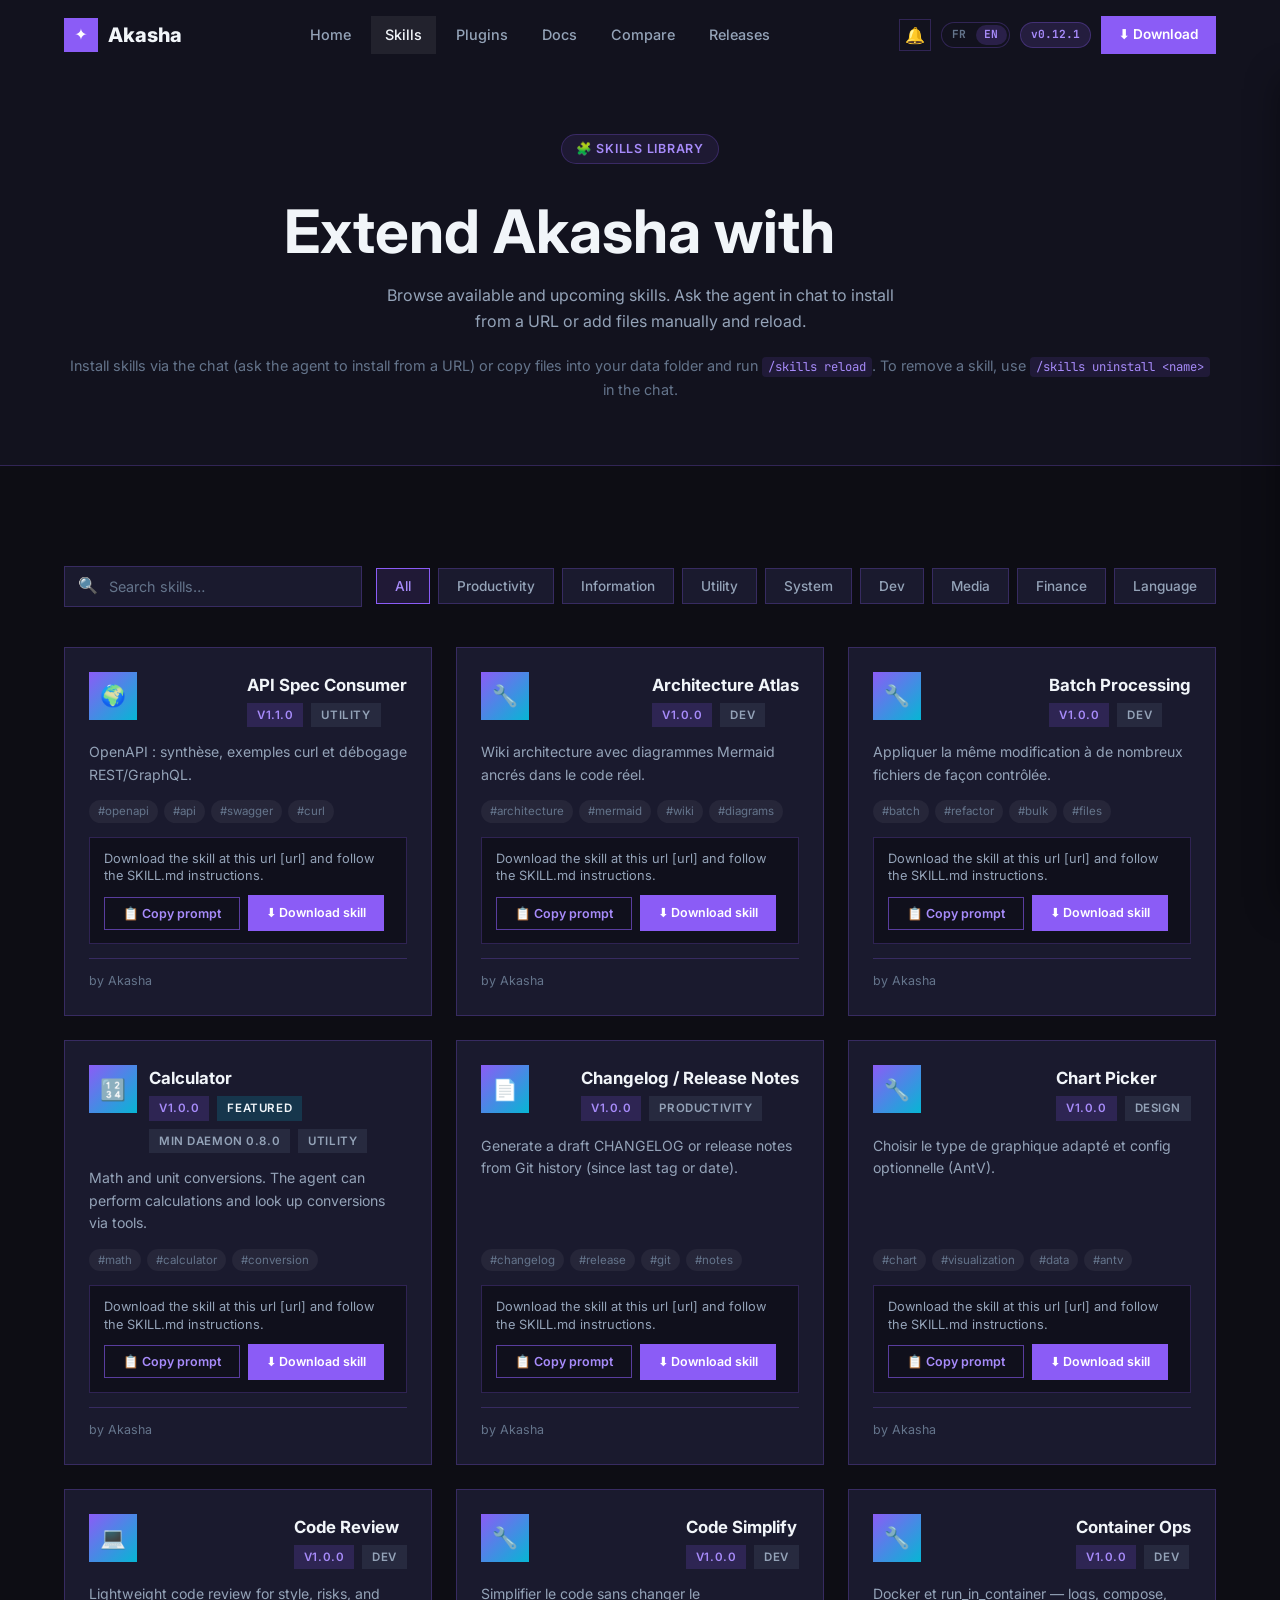
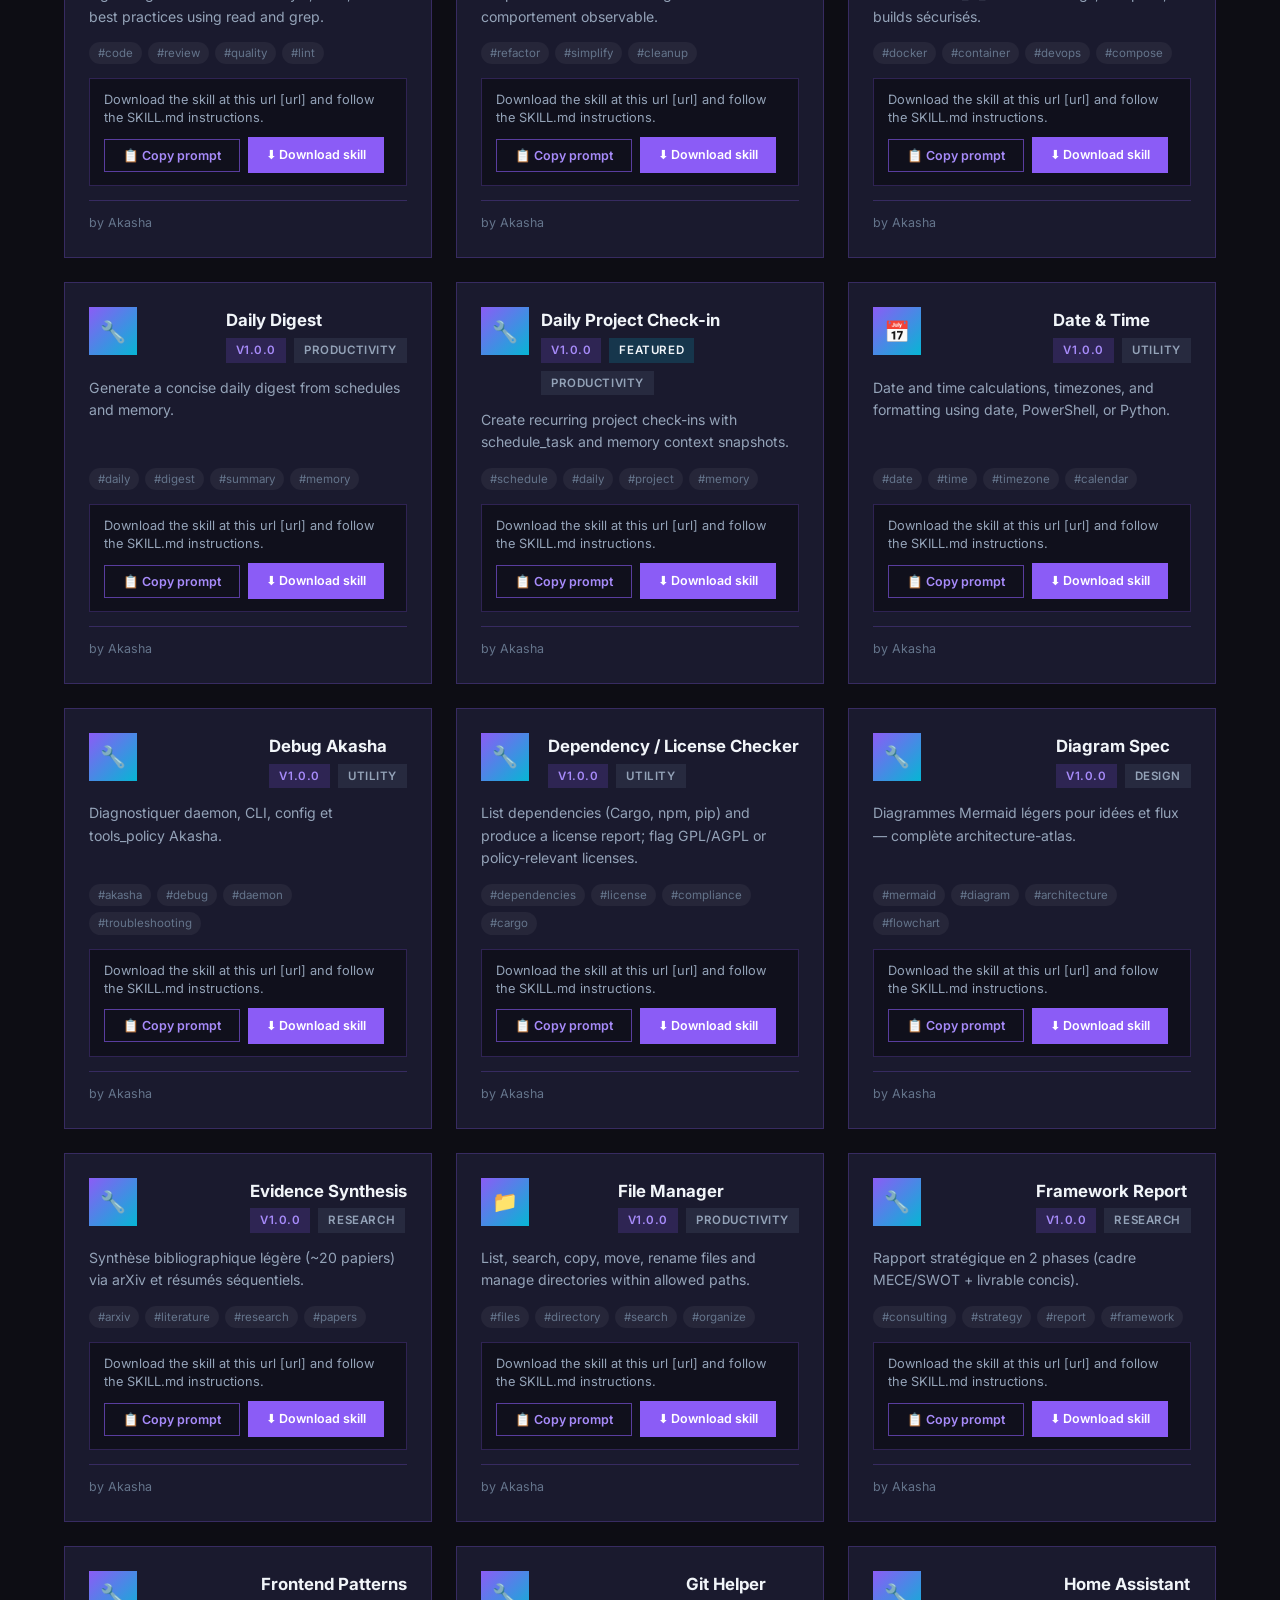
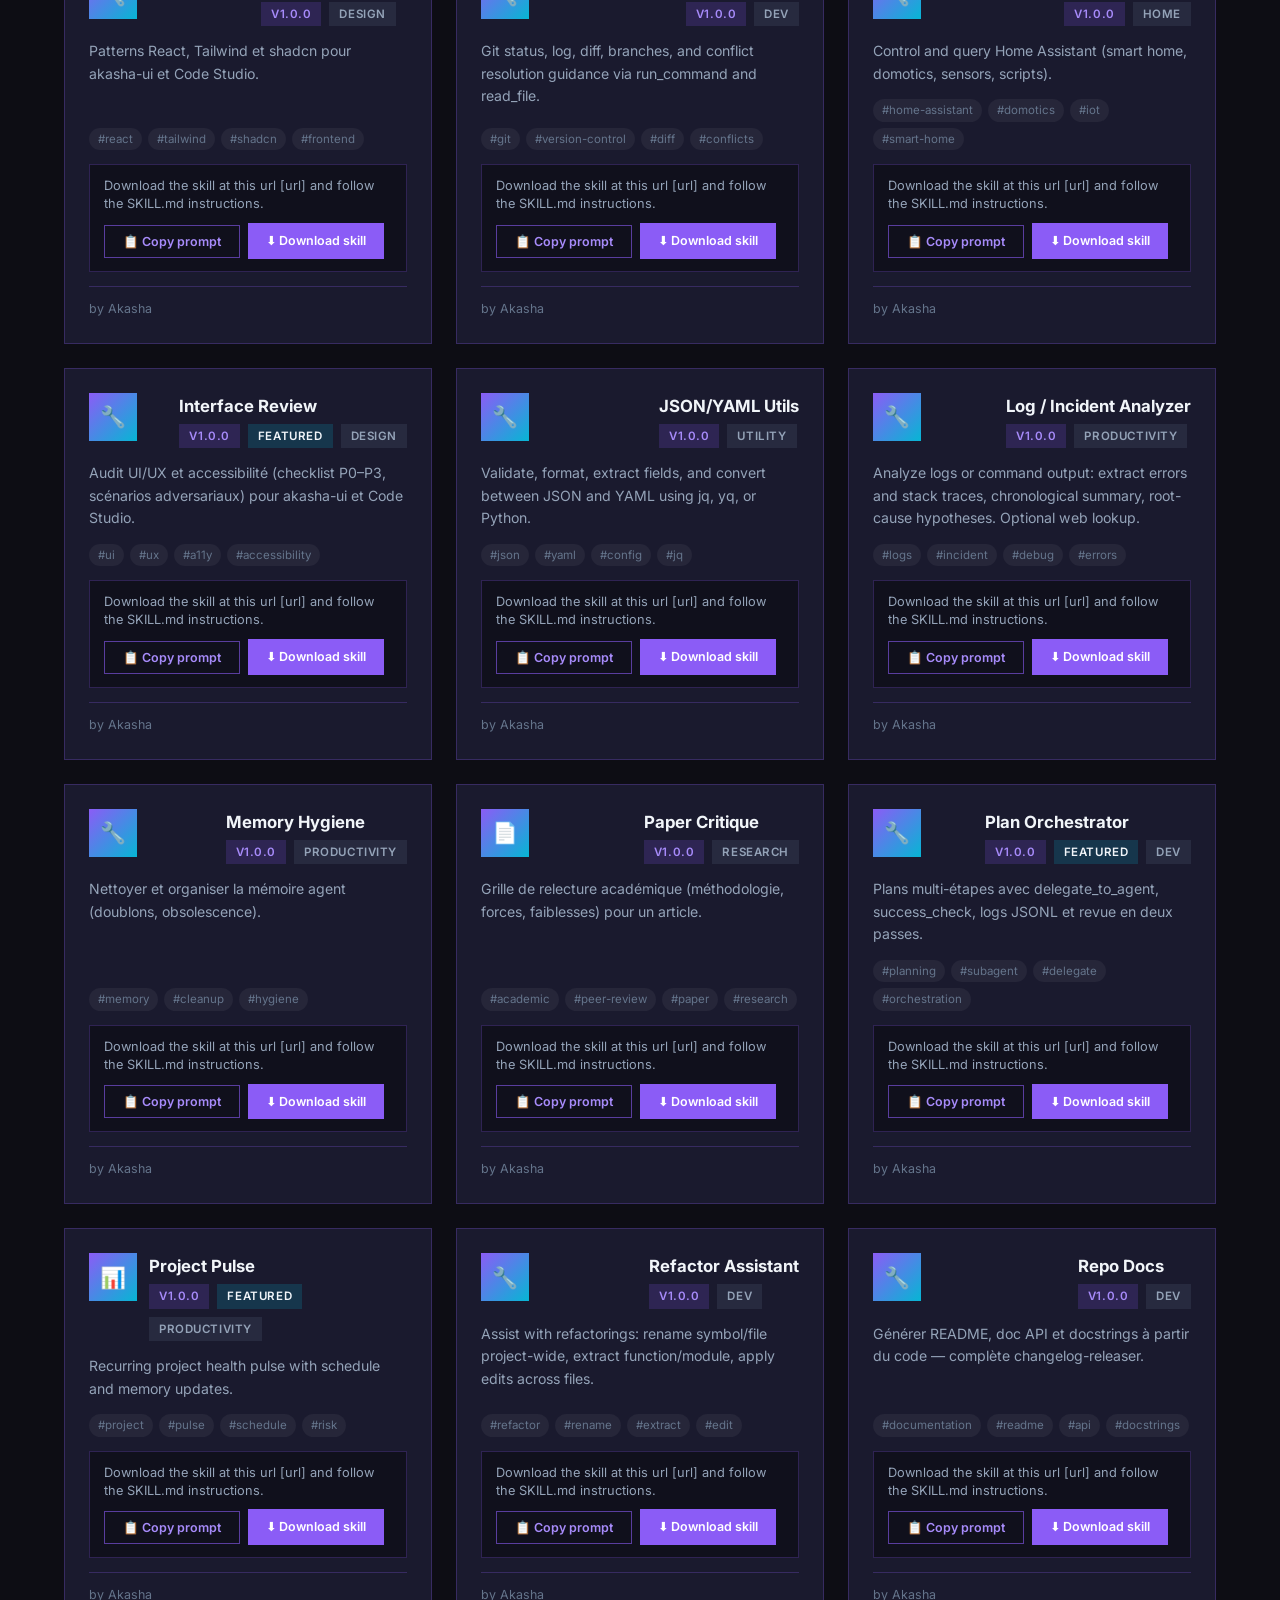
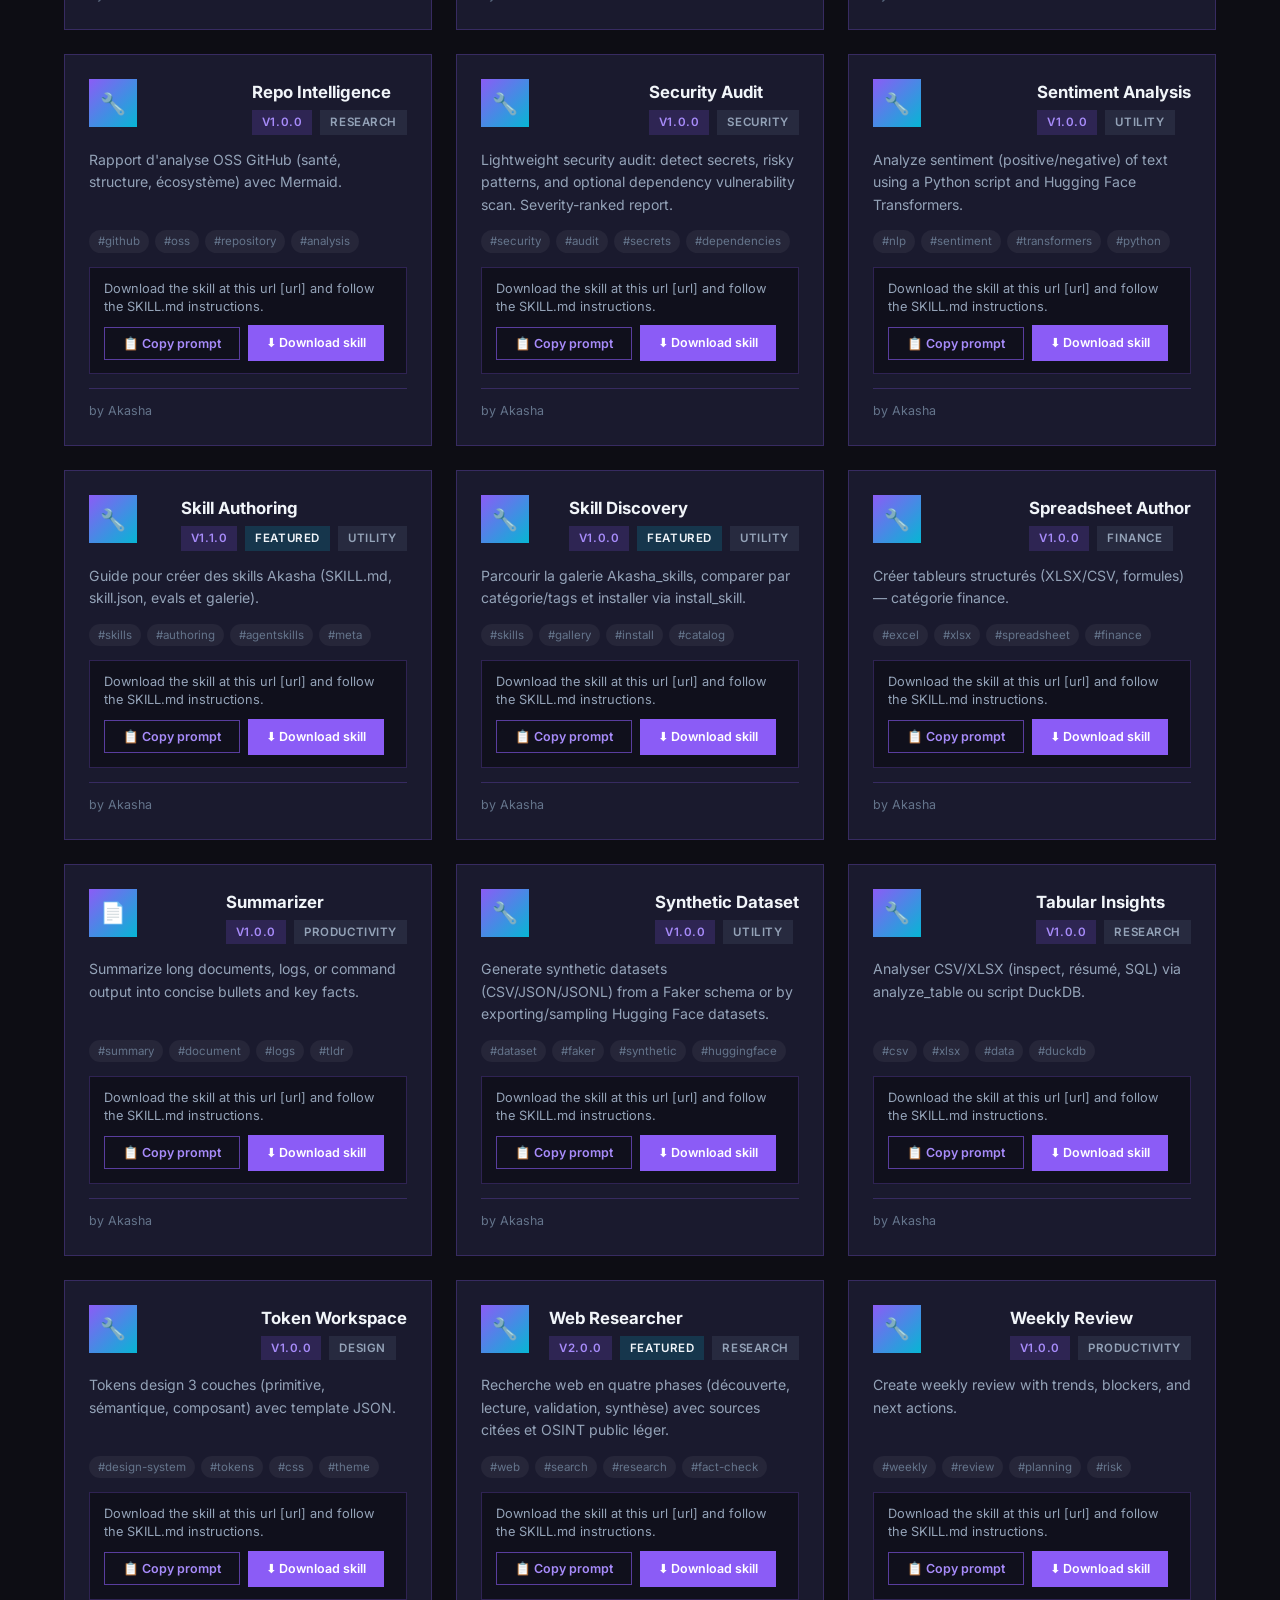
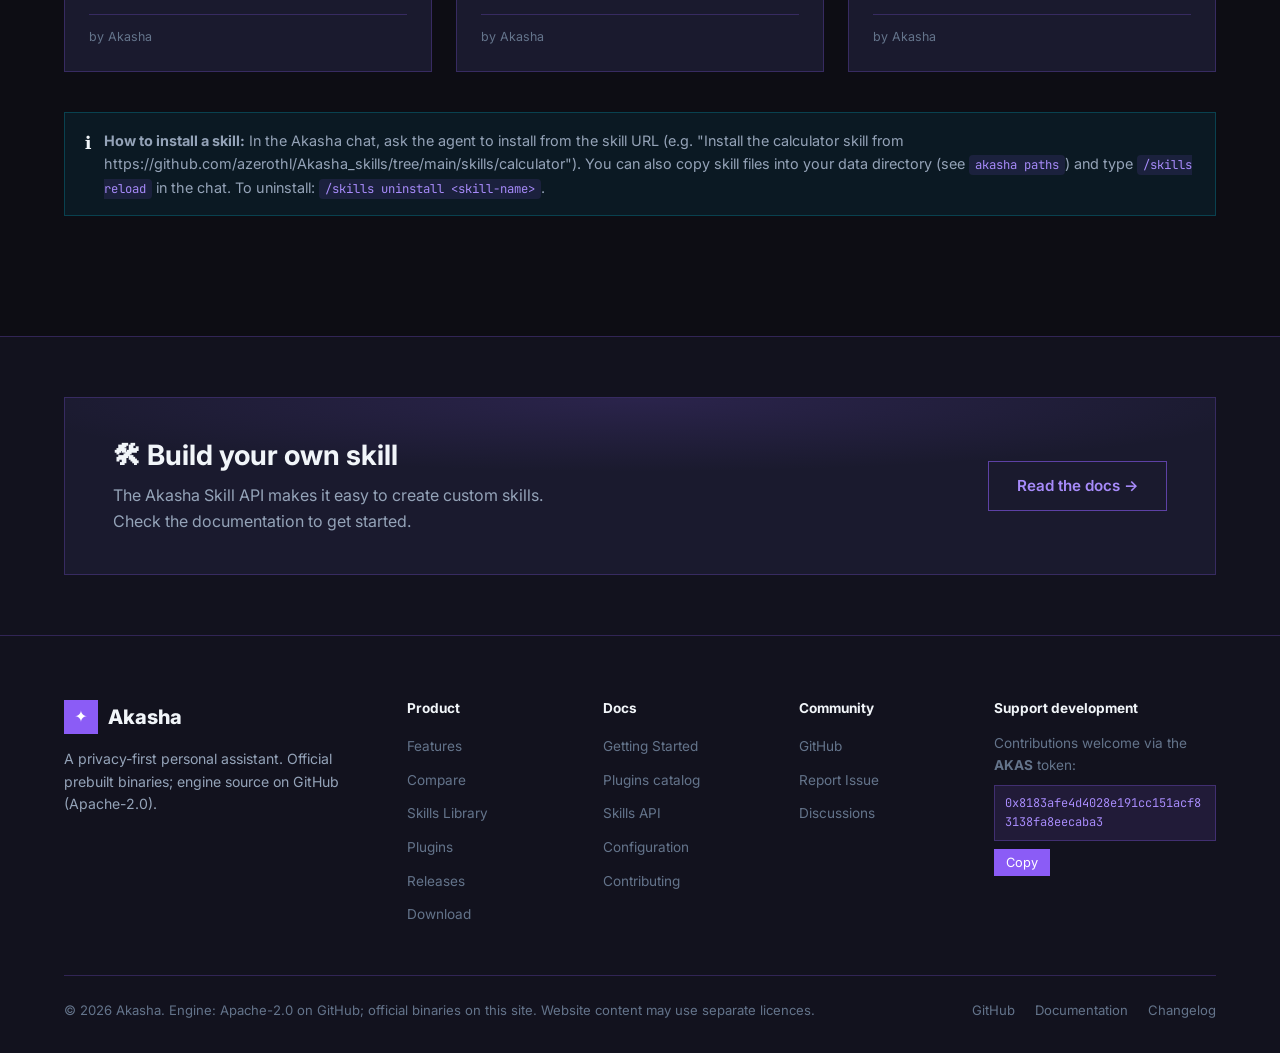
<file: skills.html>
<!DOCTYPE html>
<html lang="en">
<head>
  <meta charset="UTF-8" />
  <meta name="viewport" content="width=device-width, initial-scale=1.0" />
  <title data-i18n-title="meta.title.skills">Skills Library — Akasha</title>
  <meta name="description" content="Browse and install skills for Akasha — your privacy-first personal assistant." />
  <meta name="theme-color" content="#8b5cf6" />
  <link rel="preconnect" href="https://fonts.googleapis.com" />
  <link rel="preconnect" href="https://fonts.gstatic.com" crossorigin />
  <link href="https://fonts.googleapis.com/css2?family=Inter:wght@400;500;600;700;800&family=JetBrains+Mono:wght@400;500&display=swap" rel="stylesheet" />
  <link rel="stylesheet" href="css/style.css" />
</head>
<body>

<!-- ── Navigation ── -->
<nav id="navbar">
  <div class="nav-inner">
    <a href="index.html" class="nav-logo">
      <div class="nav-logo-icon" aria-hidden="true">✦</div>
      Akasha
    </a>
    <div class="nav-links">
      <a href="index.html" data-i18n="nav.home">Home</a>
      <a href="skills.html" data-i18n="nav.skills" class="active">Skills</a>
      <a href="plugins.html" data-i18n="nav.plugins">Plugins</a>
      <a href="docs.html" data-i18n="nav.docs">Docs</a>
      <a href="compare.html" data-i18n="nav.compare">Compare</a>
      <a href="releases.html" data-i18n="nav.releases">Releases</a>
    </div>
    <div class="nav-actions">
      <div class="lang-switcher" role="group" data-i18n-aria="nav.lang" aria-label="Language">
        <button type="button" class="lang-btn" data-set-lang="fr" aria-pressed="false">FR</button>
        <button type="button" class="lang-btn" data-set-lang="en" aria-pressed="false">EN</button>
      </div>

      <span class="version-pill" data-i18n-aria="nav.version" aria-label="Current version">v0.10.0</span>
      <a href="releases.html#downloads" class="btn btn-primary btn-sm"><span data-i18n="nav.download">⬇ Download</span></a>
    </div>
    <button class="hamburger" data-i18n-aria="nav.menu" aria-label="Toggle menu" aria-expanded="false">
      <span></span><span></span><span></span>
    </button>
  </div>
</nav>
<div class="mobile-menu">
  <a href="index.html" data-i18n="nav.mobile.home">🏠 Home</a>
  <a href="skills.html" data-i18n="nav.mobile.skills" class="active">🧩 Skills</a>
  <a href="plugins.html" data-i18n="nav.mobile.plugins">🔌 Plugins</a>
  <a href="docs.html" data-i18n="nav.mobile.docs">📖 Docs</a>
  <a href="compare.html" data-i18n="nav.mobile.compare">⚖ Compare</a>
  <a href="releases.html" data-i18n="nav.mobile.releases">📋 Releases</a>
  <a href="releases.html#downloads" class="btn btn-primary" data-i18n="nav.mobile.download">⬇ Download</a>
</div>

<!-- ── Page header ── -->
<div style="padding-top: var(--nav-height); background: var(--bg-secondary); border-bottom: 1px solid var(--border);">
  <div class="container" style="padding-top: 64px; padding-bottom: 64px; text-align: center;">
    <span class="section-eyebrow animate-fade-up" data-i18n="skills.eyebrow">🧩 Skills Library</span>
    <h1 class="animate-fade-up delay-1" style="margin-top: 14px; margin-bottom: 14px;" data-i18n-html="skills.title">
      Extend Akasha with <span class="gradient-text">Skills</span>
    </h1>
    <p style="max-width: 520px; margin: 0 auto; font-size: 1rem;" class="animate-fade-up delay-2" data-i18n="skills.subtitle">
      Browse available and upcoming skills. Ask the agent in chat to install from a URL or add files manually and reload.
    </p>
    <p style="margin-top: 20px; font-size: 0.9rem; color: var(--text-muted);" class="animate-fade-up delay-3">
      Install skills via the chat (ask the agent to install from a URL) or copy files into your data folder and run <code>/skills reload</code>. To remove a skill, use <code>/skills uninstall &lt;name&gt;</code> in the chat.
    </p>
  </div>
</div>

<!-- ── Skills list ── -->
<section class="section">
  <div class="container">
    <!-- Toolbar -->
    <div class="skills-toolbar">
      <div class="search-box">
        <span class="search-icon" aria-hidden="true">🔍</span>
        <input type="search" id="skill-search" data-i18n-placeholder="skills.search_ph" placeholder="Search skills…" autocomplete="off" />
      </div>
      <div class="filter-btns" role="group" aria-label="Filter by category">
        <button class="filter-btn active" data-filter="all" data-i18n="skills.filter_all">All</button>
        <button class="filter-btn" data-filter="productivity">Productivity</button>
        <button class="filter-btn" data-filter="information">Information</button>
        <button class="filter-btn" data-filter="utility">Utility</button>
        <button class="filter-btn" data-filter="system">System</button>
        <button class="filter-btn" data-filter="development">Dev</button>
        <button class="filter-btn" data-filter="media">Media</button>
        <button class="filter-btn" data-filter="finance">Finance</button>
        <button class="filter-btn" data-filter="language">Language</button>
      </div>
    </div>

    <!-- Grid loaded by JS -->
    <div class="skills-grid" id="skills-grid">
      <!-- Skeleton placeholders while loading -->
      <div class="skill-card" aria-hidden="true">
        <div class="skeleton" style="height:48px;width:48px;border-radius:var(--radius);margin-bottom:12px"></div>
        <div class="skeleton" style="height:20px;width:60%;margin-bottom:8px"></div>
        <div class="skeleton" style="height:14px;width:100%;margin-bottom:6px"></div>
        <div class="skeleton" style="height:14px;width:80%"></div>
      </div>
      <div class="skill-card" aria-hidden="true">
        <div class="skeleton" style="height:48px;width:48px;border-radius:var(--radius);margin-bottom:12px"></div>
        <div class="skeleton" style="height:20px;width:55%;margin-bottom:8px"></div>
        <div class="skeleton" style="height:14px;width:100%;margin-bottom:6px"></div>
        <div class="skeleton" style="height:14px;width:75%"></div>
      </div>
      <div class="skill-card" aria-hidden="true">
        <div class="skeleton" style="height:48px;width:48px;border-radius:var(--radius);margin-bottom:12px"></div>
        <div class="skeleton" style="height:20px;width:65%;margin-bottom:8px"></div>
        <div class="skeleton" style="height:14px;width:100%;margin-bottom:6px"></div>
        <div class="skeleton" style="height:14px;width:70%"></div>
      </div>
    </div>

    <!-- How to install callout -->
    <div class="callout callout-info mt-lg reveal">
      <span class="callout-icon">ℹ</span>
      <div class="callout-body">
        <strong>How to install a skill:</strong> In the Akasha chat, ask the agent to install from the skill URL (e.g. &quot;Install the calculator skill from https://github.com/azerothl/Akasha_skills/tree/main/skills/calculator&quot;). You can also copy skill files into your data directory (see <code>akasha paths</code>) and type <code>/skills reload</code> in the chat. To uninstall: <code>/skills uninstall &lt;skill-name&gt;</code>.
      </div>
    </div>
  </div>
</section>

<!-- ── Develop your own ── -->
<section class="section-sm" style="background: var(--bg-secondary); border-top: 1px solid var(--border);">
  <div class="container">
    <div class="cta-strip reveal" style="text-align:left;padding:40px 48px;">
      <div style="display:grid;grid-template-columns:1fr auto;gap:32px;align-items:center;flex-wrap:wrap">
        <div>
          <h3 style="margin-bottom:10px">🛠 Build your own skill</h3>
          <p style="margin-bottom:0;max-width:480px">
            The Akasha Skill API makes it easy to create custom skills. Check the documentation to get started.
          </p>
        </div>
        <a href="docs.html#skills-format" class="btn btn-outline">Read the docs →</a>
      </div>
    </div>
  </div>
</section>

<!-- ── Footer ── -->
<footer>
  <div class="container">
    <div class="footer-grid">
      <div class="footer-brand">
        <div class="nav-logo">
          <div class="nav-logo-icon" aria-hidden="true">✦</div>
          Akasha
        </div>
        <p>A privacy-first personal assistant. Official prebuilt binaries; engine source on GitHub (Apache-2.0).</p>
      </div>
      <div class="footer-col">
        <h4>Product</h4>
        <ul>
          <li><a href="index.html#features">Features</a></li>
          <li><a href="compare.html">Compare</a></li>
          <li><a href="skills.html">Skills Library</a></li>
          <li><a href="plugins.html">Plugins</a></li>
          <li><a href="releases.html">Releases</a></li>
          <li><a href="releases.html#downloads">Download</a></li>
        </ul>
      </div>
      <div class="footer-col">
        <h4>Docs</h4>
        <ul>
          <li><a href="docs.html#getting-started">Getting Started</a></li>
          <li><a href="plugins.html">Plugins catalog</a></li>
          <li><a href="docs.html#skills-api">Skills API</a></li>
          <li><a href="docs.html#configuration">Configuration</a></li>
          <li><a href="docs.html#contributing">Contributing</a></li>
        </ul>
      </div>
      <div class="footer-col">
        <h4>Community</h4>
        <ul>
          <li><a href="https://github.com/azerothl/Akasha_app" target="_blank" rel="noopener">GitHub</a></li>
          <li><a href="https://github.com/azerothl/Akasha_app/issues" target="_blank" rel="noopener">Report Issue</a></li>
          <li><a href="https://github.com/azerothl/Akasha_app/discussions" target="_blank" rel="noopener">Discussions</a></li>
        </ul>
      </div>
      <div class="footer-col">
        <h4>Support development</h4>
        <p class="footer-contribute">Contributions welcome via the <strong>AKAS</strong> token:</p>
        <code class="footer-token" id="akas-address" title="Copy address">0x8183afe4d4028e191cc151acf83138fa8eecaba3</code>
        <button type="button" class="btn-copy-token" aria-label="Copy token address" data-address="0x8183afe4d4028e191cc151acf83138fa8eecaba3">Copy</button>
      </div>
    </div>
    <div class="footer-bottom">
      <span>© 2026 Akasha. Engine: Apache-2.0 on GitHub; official binaries on this site. Website content may use separate licences.</span>
      <div class="footer-bottom-links">
        <a href="https://github.com/azerothl/Akasha_app" target="_blank" rel="noopener">GitHub</a>
        <a href="docs.html">Documentation</a>
        <a href="releases.html">Changelog</a>
      </div>
    </div>
  </div>
</footer>

<script src="js/i18n.js"></script>
<script src="js/main.js"></script>
</body>
</html>
</file>
<file: css/style.css>
/* Akasha site styles */
@import url('style-base.css');
@import url('i18n-lightbox.css');
</file>
